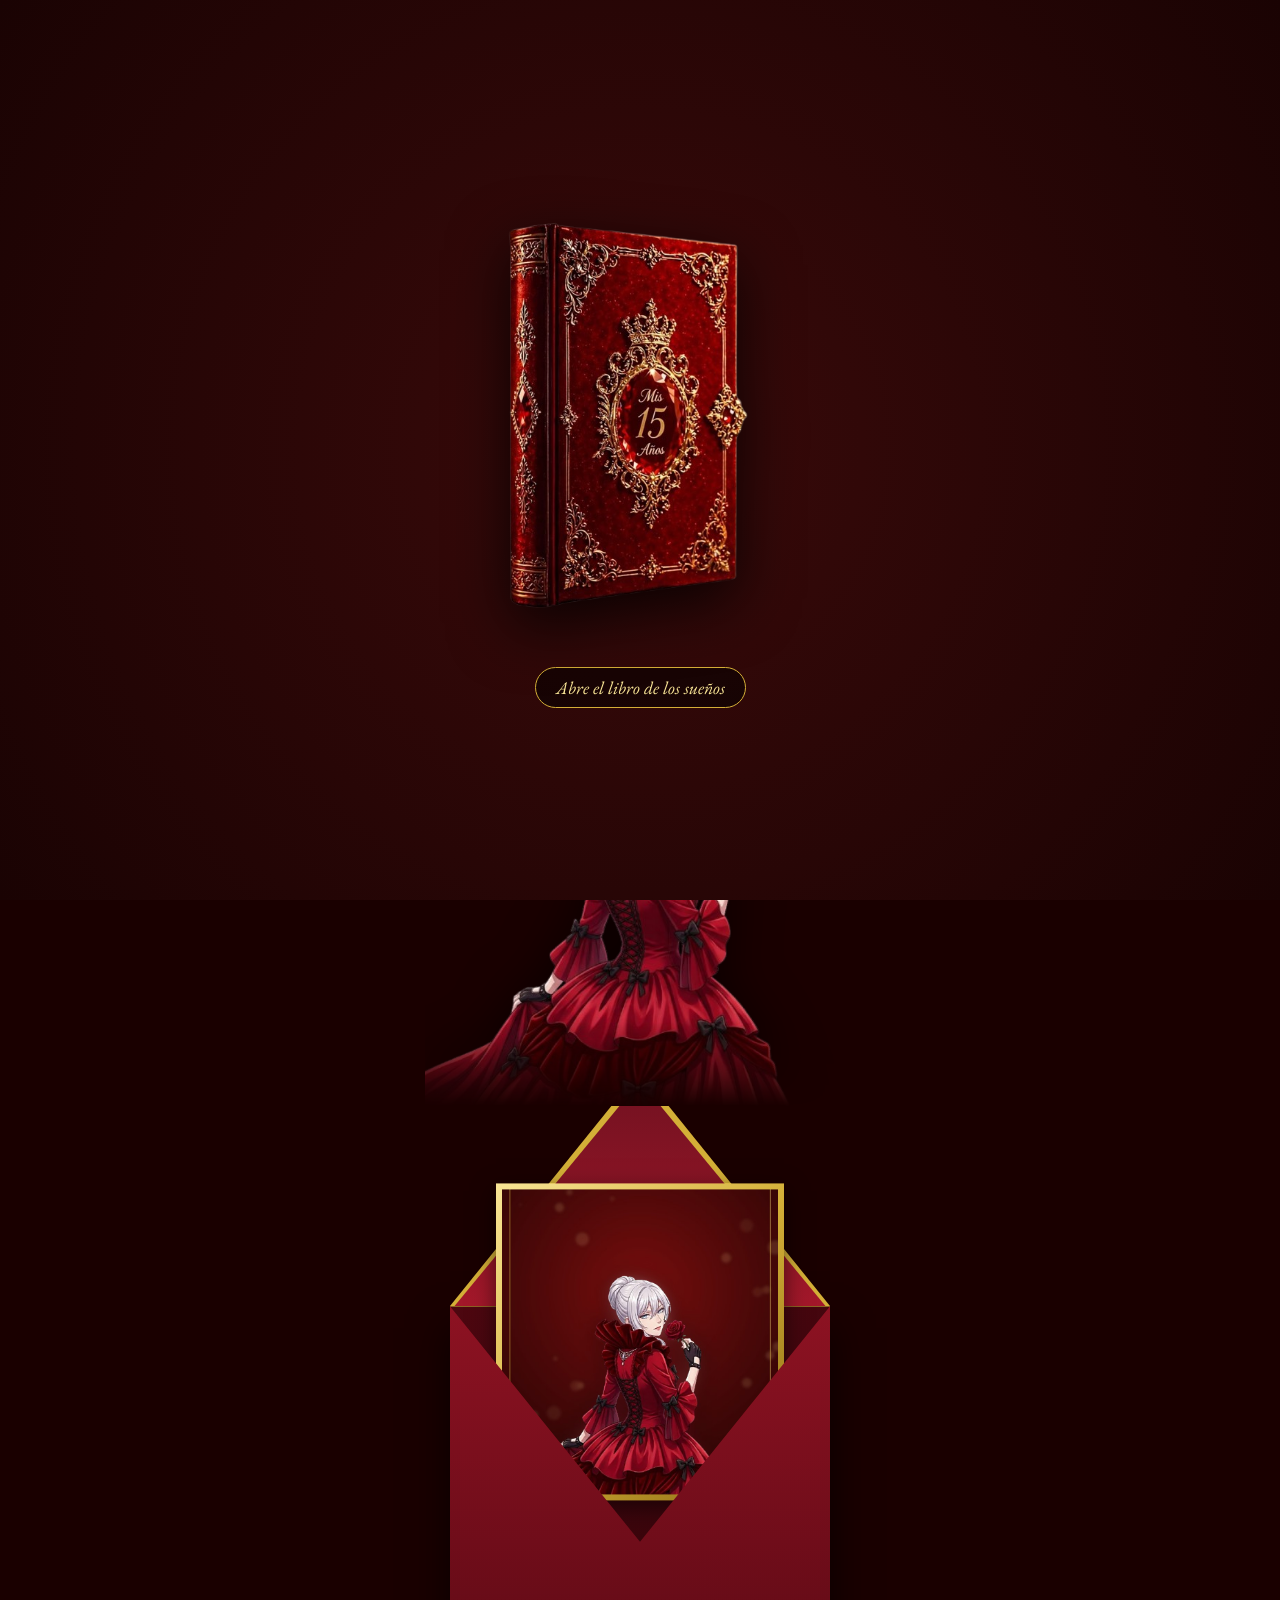
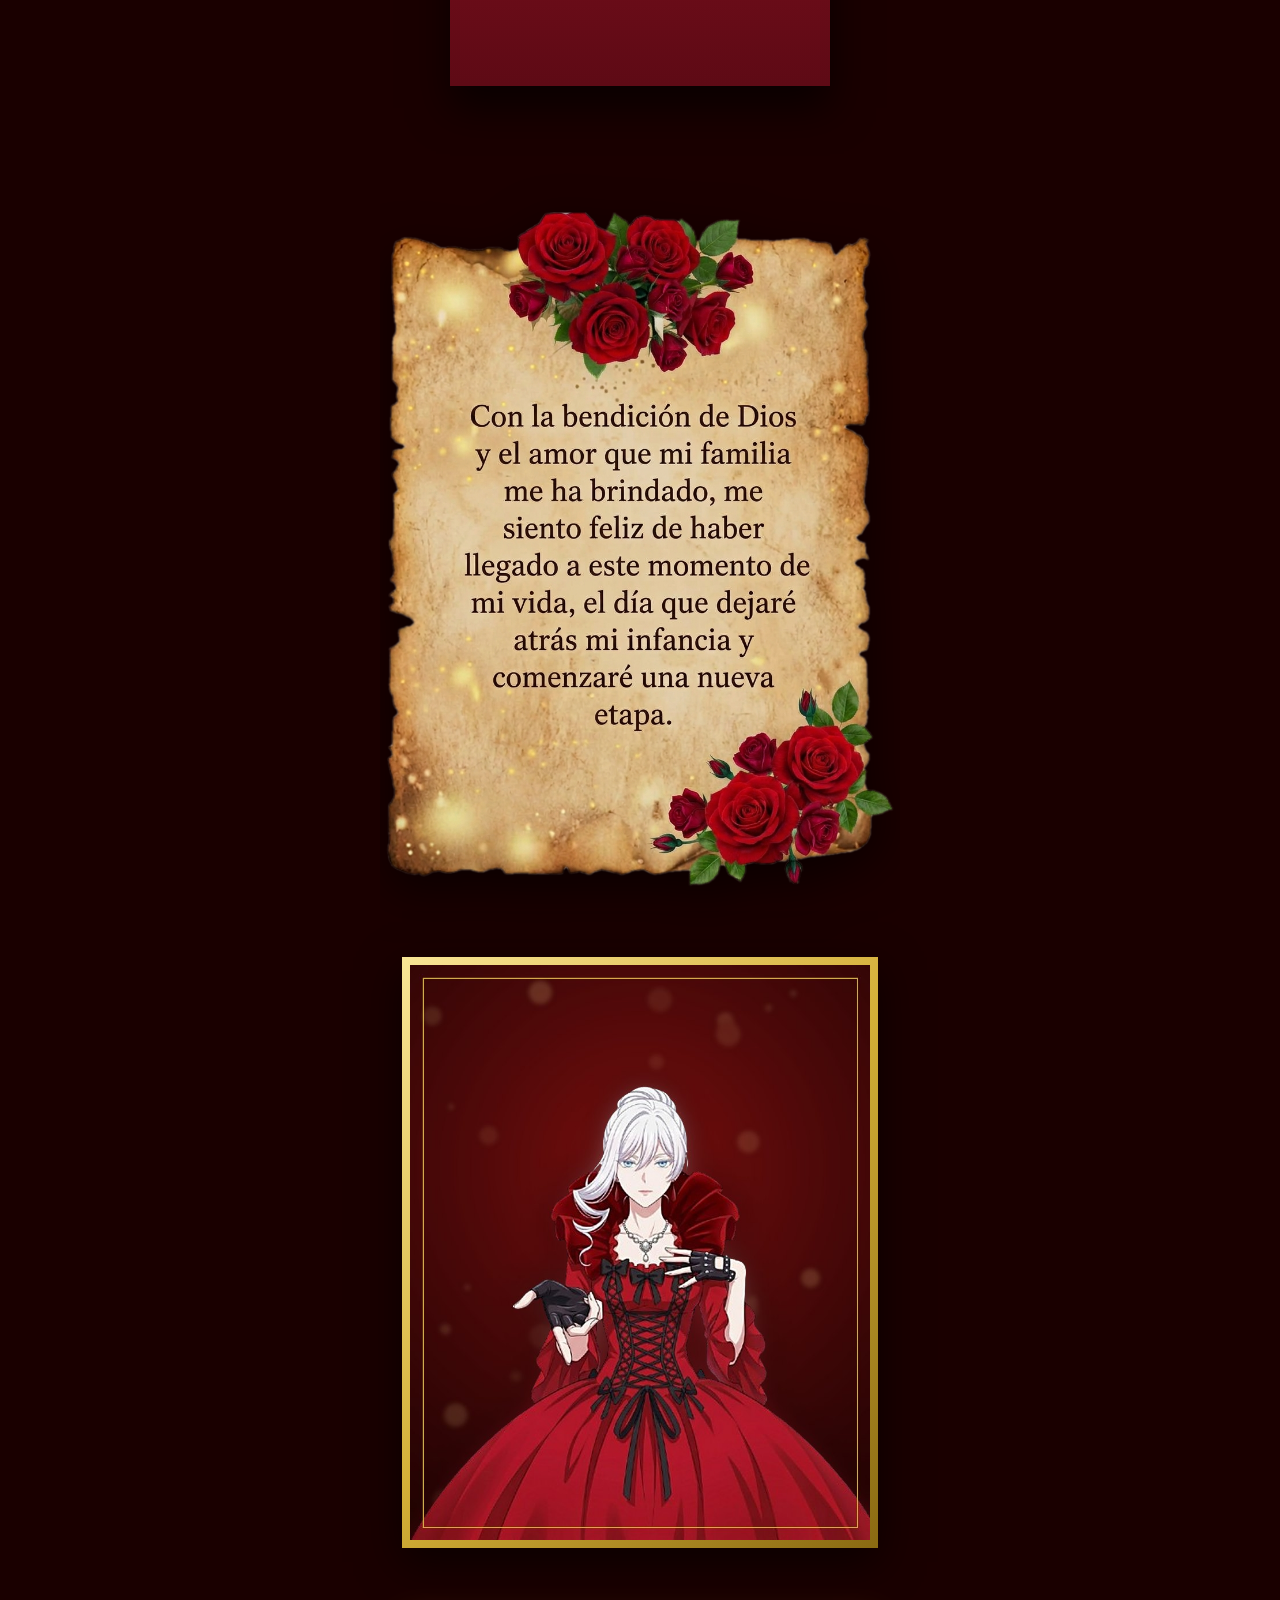
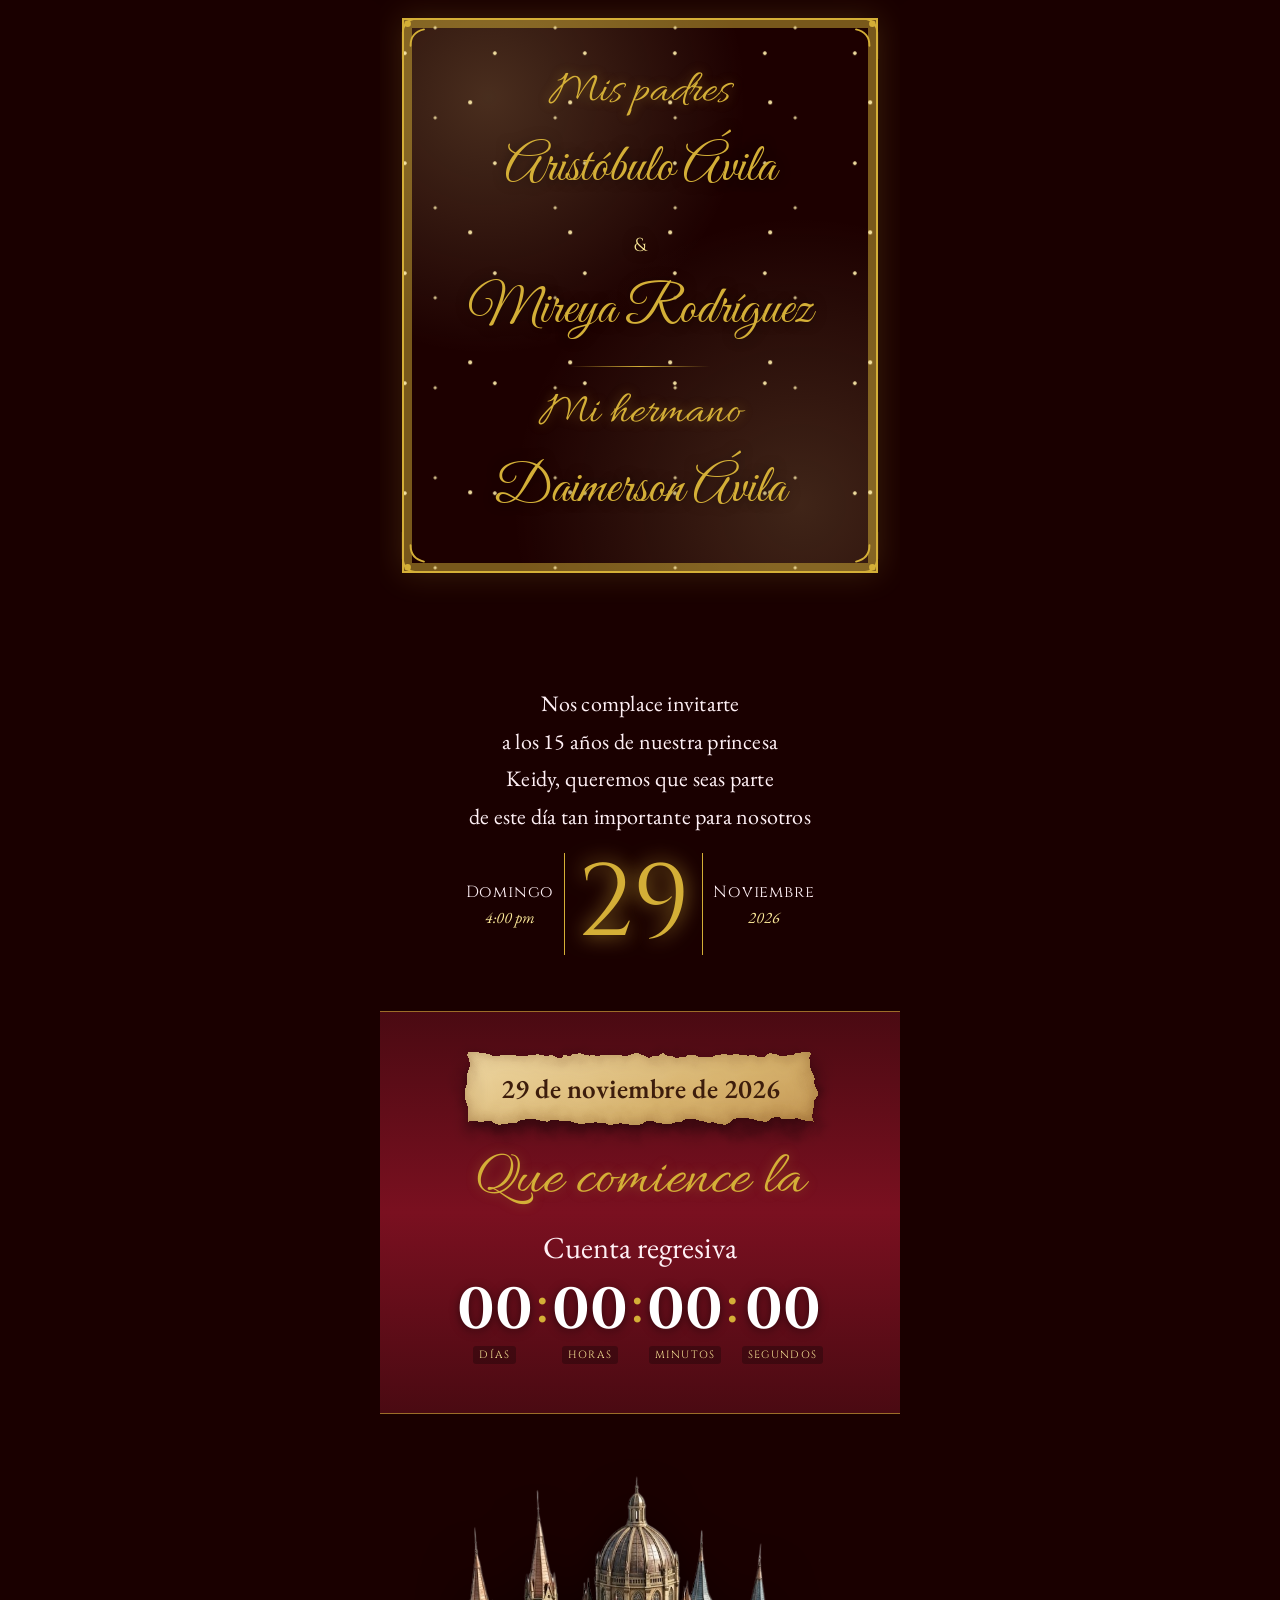
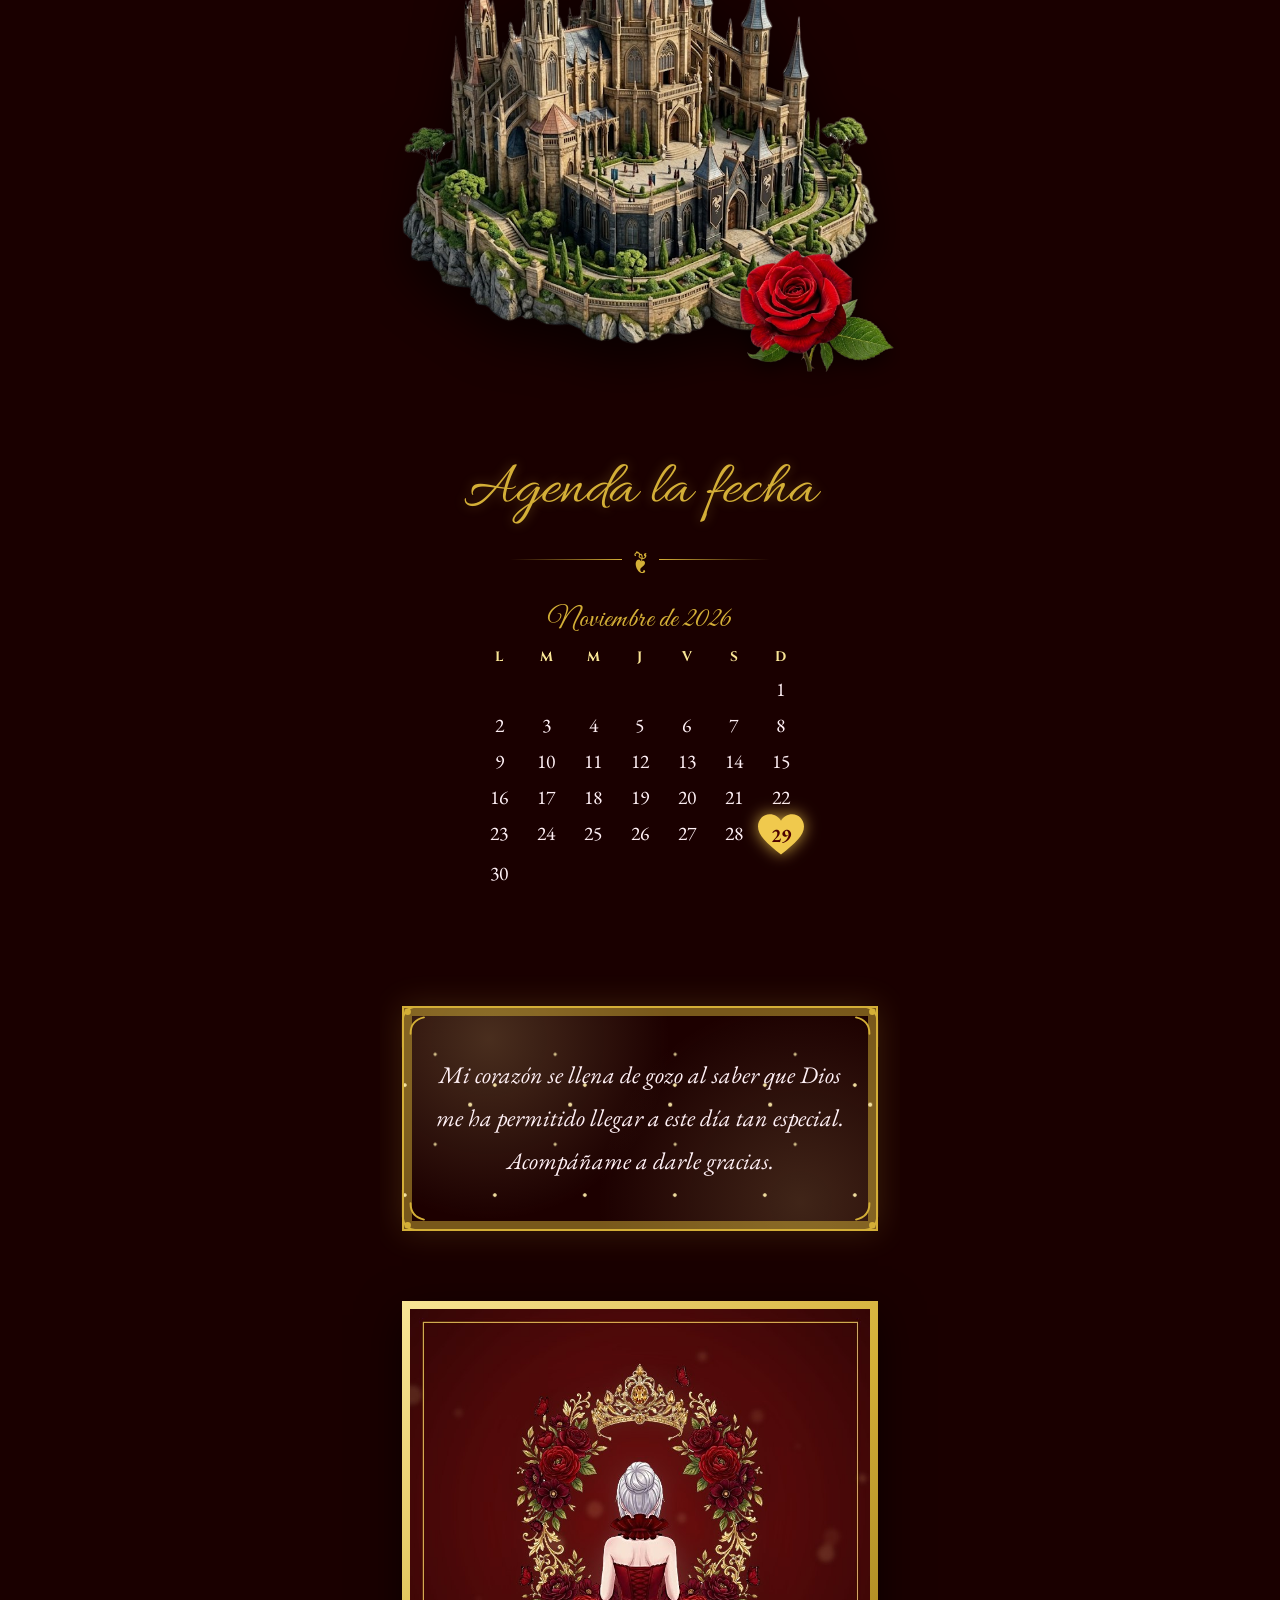
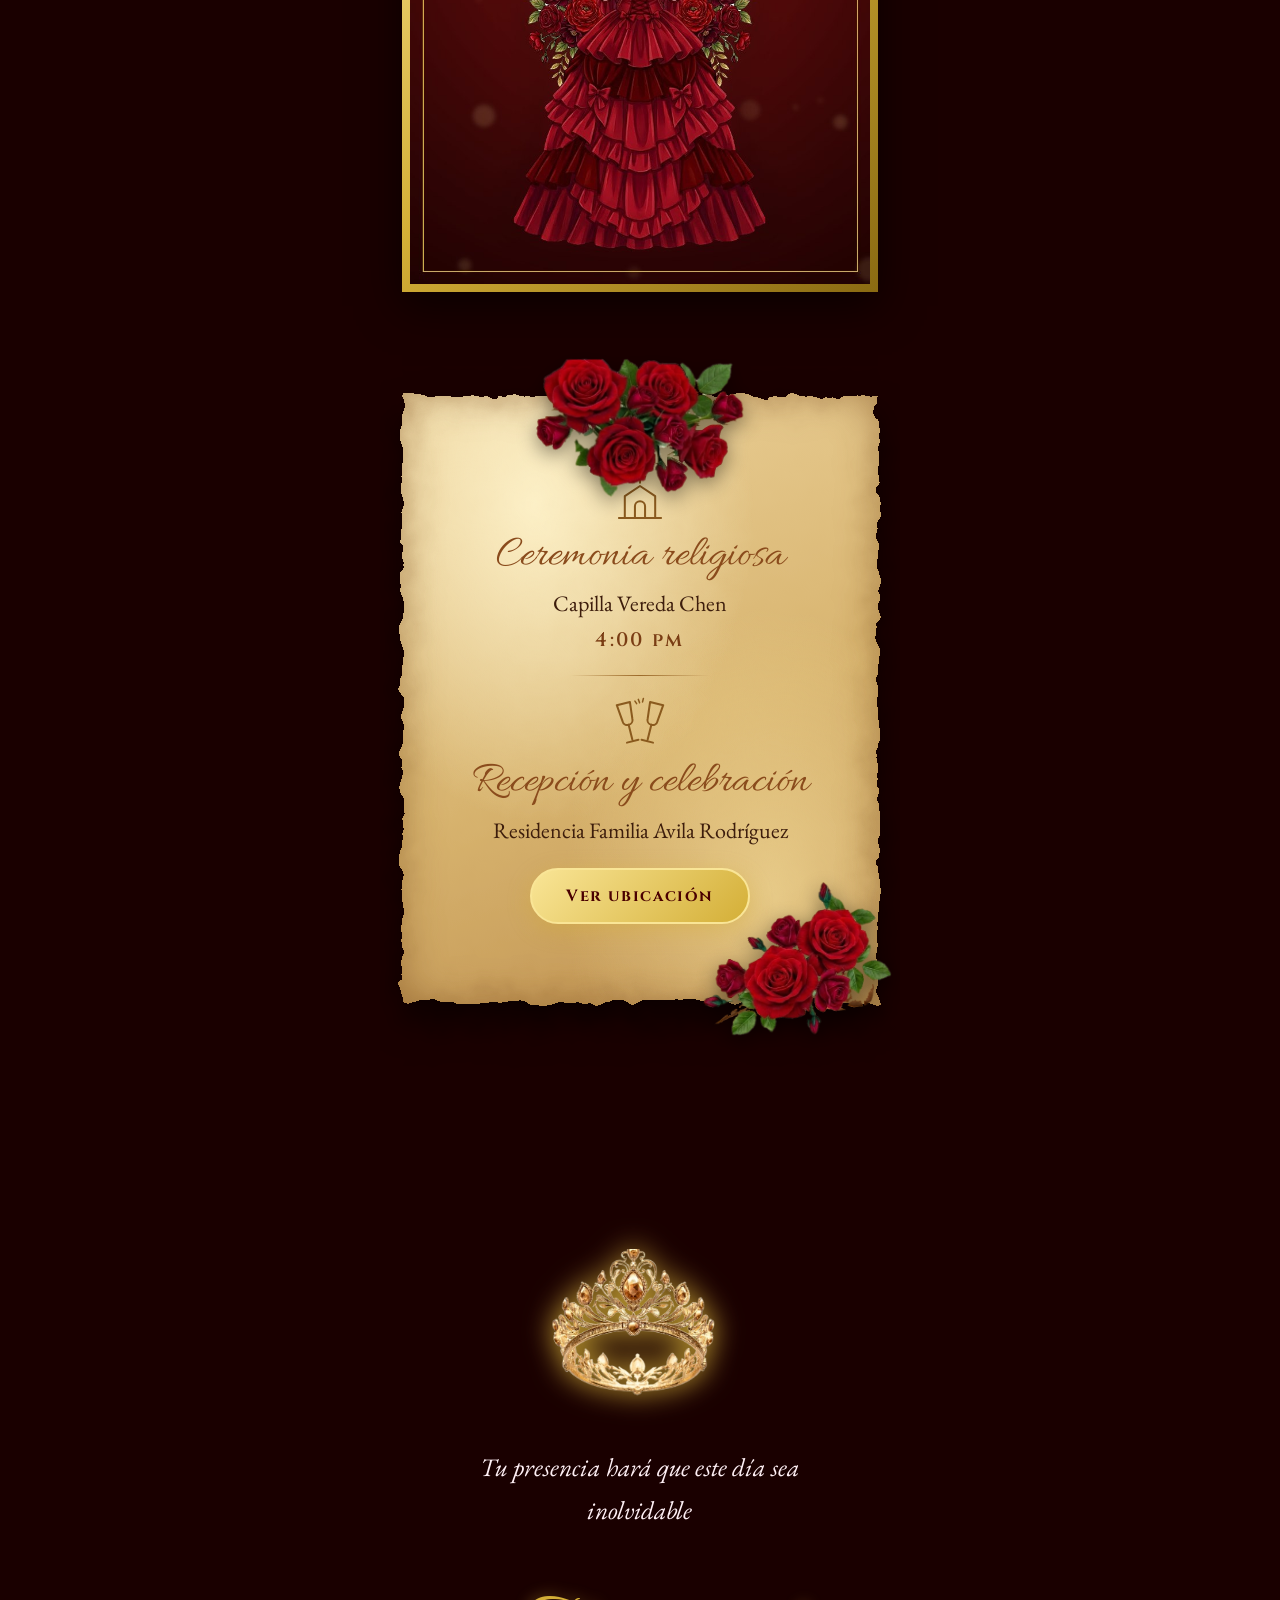
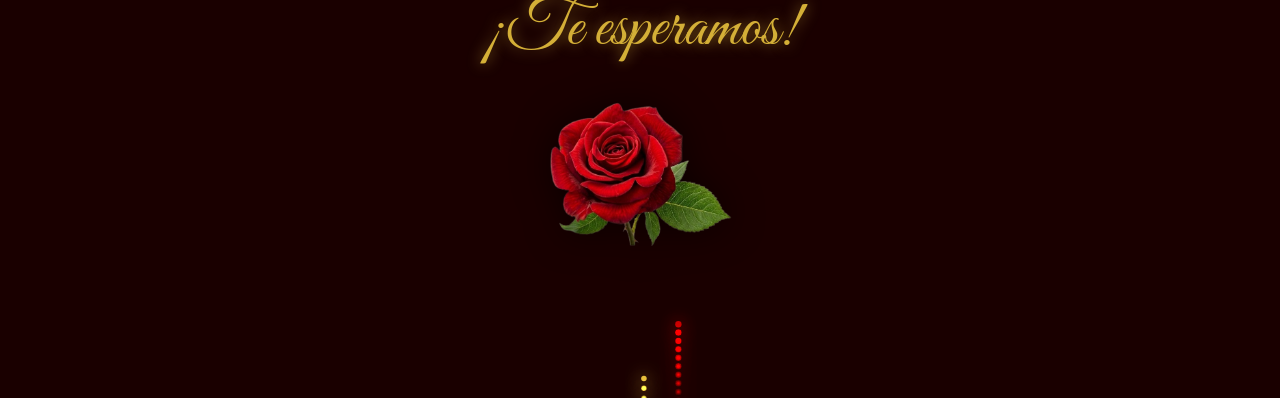
<file: index.html>
<!doctype html>
<html lang="es">
<head>
  <meta charset="UTF-8" />
  <meta name="viewport" content="width=device-width, initial-scale=1, viewport-fit=cover" />
  <title>Mis XV Años · Keidy Julieth</title>
  <meta name="description" content="Te invitamos a celebrar los 15 años de Keidy Julieth. Domingo 29 de noviembre de 2026." />
  <meta name="theme-color" content="#4a0000" />
  <meta property="og:type"         content="website" />
  <meta property="og:locale"       content="es_CO" />
  <meta property="og:site_name"    content="Mis XV Años" />
  <meta property="og:title"        content="Mis XV Años · Keidy Julieth" />
  <meta property="og:description"  content="Te invitamos a celebrar mis 15 años. Domingo 29 de noviembre de 2026. ¡Abre tu invitación!" />
  <meta property="og:url"          content="https://invitacion2-ashen.vercel.app/" />
  <meta property="og:image"        content="https://invitacion2-ashen.vercel.app/assets/og.jpg" />
  <meta property="og:image:type"   content="image/jpeg" />
  <meta property="og:image:width"  content="1200" />
  <meta property="og:image:height" content="630" />
  <meta name="twitter:card"        content="summary_large_image" />

  <link href="https://fonts.googleapis.com/css2?family=Allura&family=EB+Garamond:ital,wght@0,400;0,600;1,400&family=Great+Vibes&family=Cinzel:wght@400;700&display=swap" rel="stylesheet" />
  <link rel="stylesheet" href="assets/invitacion.css" />
</head>
<body class="bloqueado">
<!-- Filtro que rompe los bordes de los pergaminos de CSS -->
<svg width="0" height="0" style="position:absolute" aria-hidden="true"><filter id="rugoso" x="-10%" y="-10%" width="120%" height="120%"><feTurbulence type="fractalNoise" baseFrequency="0.04" numOctaves="3" seed="7" result="n"/><feDisplacementMap in="SourceGraphic" in2="n" scale="14"/></filter></svg>


<!-- Música (YouTube oculto). El enlace se cambia en assets/invitacion.js -->
<div id="musica"><iframe id="yt" title="Música" allow="autoplay; encrypted-media" tabindex="-1"></iframe></div>

<button id="musicBtn" aria-label="Música"><span>♪</span></button>
<div id="petalos"   aria-hidden="true"></div>
<div id="mariposas" aria-hidden="true"></div>
<button id="autoBtn" aria-label="Pausar o reanudar el recorrido automático"><span>❚❚</span></button>

<!-- PORTADA: el libro se abre al tocarlo -->
<div id="portada">
  <button id="abrir" aria-label="Abrir invitación">
    <img src="assets/img/libro.png" alt="Libro Mis 15 años" />
    <span>Abre el libro de los sueños</span>
  </button>
</div>

<main>

  <!-- 1. Portada -->
  <section class="sec hero">
    <img class="flores" src="assets/img/flores1.png" alt="" />
    <img class="bfly b1" src="assets/img/mar1.png" alt="" />
    <img class="bfly b2" src="assets/img/mar1.png" alt="" />
    <img class="bfly b3" src="assets/img/mar1.png" alt="" />
    <div class="aro">
      <img src="assets/img/aro.png" alt="" />
      <h1>Mis 15<br />Años</h1>
    </div>
    <p class="nombre">Keidy Julieth</p>
    <p class="apellido">Avila Rodriguez</p>
    <img class="princesa" src="assets/img/princesa1.png" alt="Keidy Julieth" />
  </section>

  <!-- 2. Sobre con sello: se abre solo y asoma la foto -->
  <section class="sec sobre-sec" data-palabras="4">
    <div class="sobre rev" aria-label="Sobre con la invitación">
      <div class="sobre-dorso"></div>
      <figure class="sobre-foto"><img src="assets/fotos/foto3.jpg" alt="Keidy Julieth" loading="lazy" /></figure>
      <div class="sobre-frente"></div>
      <div class="sobre-tapa"><div class="tapa-forma"></div><div class="sello"><span>XV</span></div></div>
    </div>
  </section>

  <!-- 3. Mensaje (imagen del pergamino) -->
  <section class="sec sec-perg" data-corazon data-palabras="42">
    <img class="pergamino-img rev" src="assets/img/pergamino.png" alt="Con la bendición de Dios y el amor que mi familia me ha brindado, me siento feliz de haber llegado a este momento de mi vida, el día que dejaré atrás mi infancia y comenzaré una nueva etapa." loading="lazy" />
  </section>

  <!-- 4. Foto 1 -->
  <section class="band">
    <figure class="foto rev"><img src="assets/fotos/foto1.jpg" alt="Keidy Julieth" loading="lazy" /></figure>
  </section>

  <!-- 5. Padres (marco dorado con destellos) -->
  <section class="sec">
    <div class="marco-oro rev">
      <h2 class="script-t">Mis padres</h2>
      <p class="nombres">Aristóbulo Ávila<br /><span>&amp;</span><br />Mireya Rodríguez</p>
      <span class="filete"></span>
      <h2 class="script-t">Mi hermano</h2>
      <p class="nombres">Daimerson Ávila</p>
    </div>
  </section>

  <!-- 6. Invitación y fecha -->
  <section class="sec fecha" data-corazon>
    <h2 class="rev invita">
      Nos complace invitarte<br />
      a los 15 años de nuestra princesa<br />
      Keidy, queremos que seas parte<br />
      de este día tan importante para nosotros
    </h2>
    <div class="dia rev">
      <div><b>Domingo</b><i>4:00 pm</i></div>
      <strong>29</strong>
      <div><b>Noviembre</b><i>2026</i></div>
    </div>
  </section>

  <!-- 7. Banda con la cuenta regresiva -->
  <section class="sec banda">
    <div class="cinta rev"><span>29 de noviembre de 2026</span></div>
    <p class="script-t grande rev">Que comience la</p>
    <p class="cuenta-t rev">Cuenta regresiva</p>
    <div class="cuenta-fila rev">
      <div><span id="cd-dias">--</span><small>Días</small></div><em>:</em>
      <div><span id="cd-horas">--</span><small>Horas</small></div><em>:</em>
      <div><span id="cd-min">--</span><small>Minutos</small></div><em>:</em>
      <div><span id="cd-seg">--</span><small>Segundos</small></div>
    </div>
  </section>

  <!-- 8. Castillo (separador) -->
  <section class="sec">
    <div class="castillo rev">
      <img src="assets/img/castillo.png" alt="Castillo" loading="lazy" />
      <img class="rosas" src="assets/img/rosa1.png" alt="" />
    </div>
  </section>

  <!-- 9. Agenda la fecha -->
  <section class="sec agenda">
    <h2 class="script-t grande rev">Agenda la fecha</h2>
    <div class="orn rev" aria-hidden="true"><i></i><b>❦</b><i></i></div>
    <div class="calendario rev" id="calendario" aria-label="Calendario de noviembre 2026"></div>
  </section>

  <!-- 10. Mensaje breve en marco dorado -->
  <section class="sec">
    <div class="marco-oro rev">
      <p class="texto">Mi corazón se llena de gozo al saber que Dios me ha permitido llegar a este día tan especial. Acompáñame a darle gracias.</p>
    </div>
  </section>

  <!-- 11. Foto 2 -->
  <section class="band">
    <figure class="foto rev"><img src="assets/fotos/foto2.jpg" alt="Keidy Julieth" loading="lazy" /></figure>
  </section>

  <!-- 12. Lugares (pergamino) -->
  <section class="sec">
    <div class="pergamino rev">
      <img class="rosas-a" src="assets/img/racimo1.png" alt="" />
      <div class="perg-cont">
        <svg class="icono" viewBox="0 0 64 64" fill="none" stroke="currentColor" stroke-width="2.4" stroke-linecap="round" stroke-linejoin="round" aria-hidden="true"><path d="M32 3v12M26 8h12"/><path d="M14 57V31l18-12 18 12v26z"/><path d="M26 57V43a6 6 0 0 1 12 0v14"/><path d="M7 57h50"/></svg>
        <h2 class="script-t">Ceremonia religiosa</h2>
        <p class="lugar">Capilla Vereda Chen</p>
        <p class="hora">4:00 pm</p>
        <span class="filete"></span>
        <svg class="icono" viewBox="0 0 64 64" fill="none" stroke="currentColor" stroke-width="2.4" stroke-linecap="round" stroke-linejoin="round" aria-hidden="true"><g transform="rotate(-14 20 40)"><path d="M12 8h16l-2 20a6 6 0 0 1-12 0z"/><path d="M20 34v18M13 54h14"/></g><g transform="rotate(14 44 40)"><path d="M36 8h16l-2 20a6 6 0 0 1-12 0z"/><path d="M44 34v18M37 54h14"/></g><path d="M30 4l1.5 4M36 3l-1 4M26 6l2 3" stroke-width="1.8"/></svg>
        <h2 class="script-t">Recepción y celebración</h2>
        <p class="lugar">Residencia Familia Avila Rodríguez</p>
        <a class="boton" id="mapa" target="_blank" rel="noopener">Ver ubicación</a>
      </div>
      <img class="rosas-b" src="assets/img/racimo2.png" alt="" />
    </div>
  </section>


  <!-- 14. Cierre con fuegos -->
  <section class="sec cierre" data-corazon>
    <canvas id="fuegos" aria-hidden="true"></canvas>
    <img class="corona rev" src="assets/img/corona.png" alt="" />
    <p class="mensaje rev" id="mensaje">Tu presencia hará que este día sea inolvidable</p>
    <h2 class="titulo final rev">¡Te esperamos!</h2>
    <img class="rosa rev" src="assets/img/rosa1.png" alt="" />
  </section>

</main>

<script src="assets/invitacion.js"></script>
<script src="assets/fuegos.js"></script>
</body>
</html>
</file>
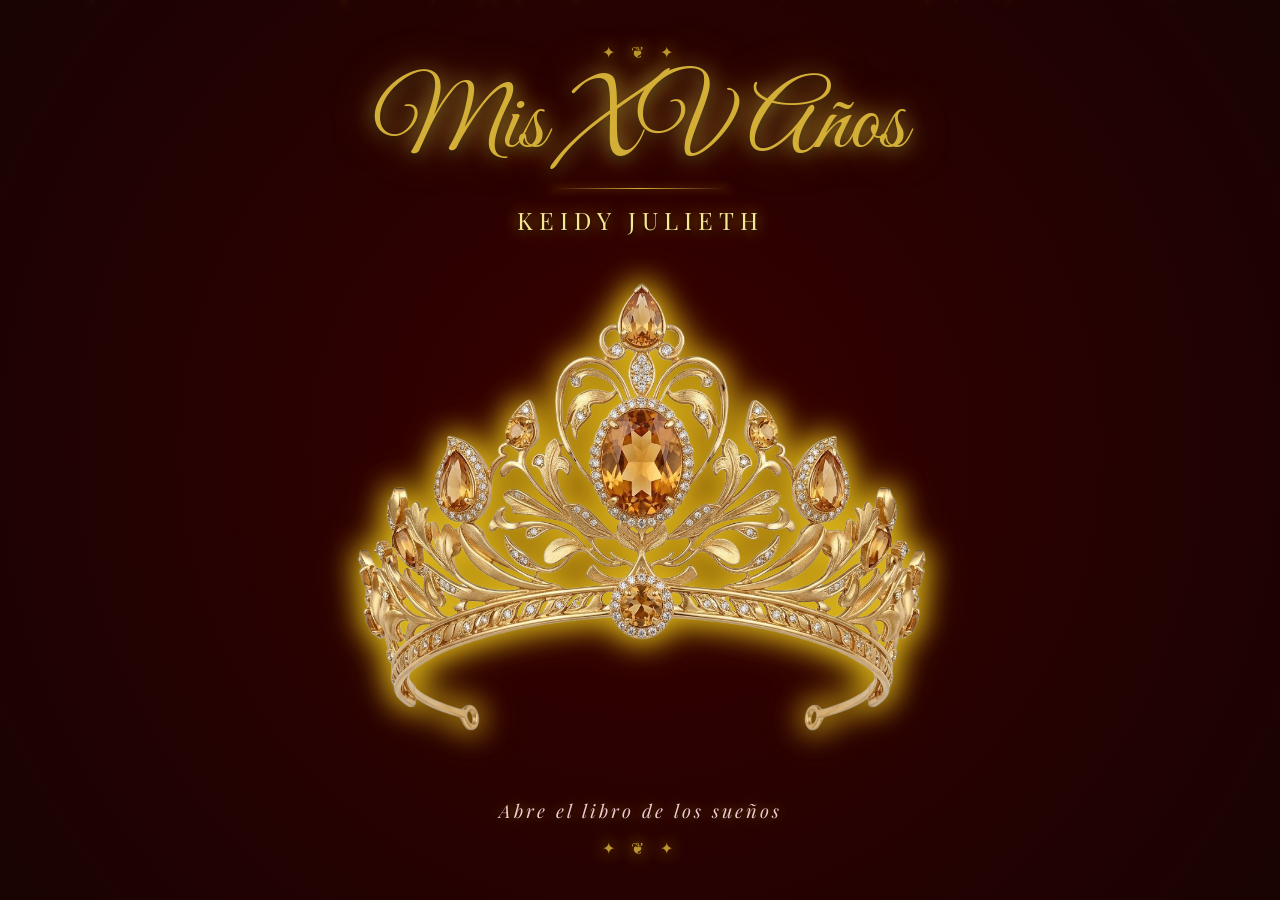
<file: paginas/01-portada/portada.html>
<!doctype html>
<html lang="es">
<head>
  <meta charset="UTF-8" />
  <meta name="viewport" content="width=device-width, initial-scale=1.0, maximum-scale=1.0, user-scalable=no" />
  <title>Mis XV Años - Keidy Julieth</title>
  <link href="https://fonts.googleapis.com/css2?family=Great+Vibes&family=Playfair+Display:ital,wght@0,400;0,700;1,400&family=Cinzel:wght@400;700&family=Lato:wght@300;400&display=swap" rel="stylesheet" />
  <link rel="stylesheet" href="../../assets/base.css" />
  <link rel="stylesheet" href="../../assets/nav.css" />
  <link rel="stylesheet" href="portada.css" />
</head>
<body>
<div id="pageFlip">
  <div id="intro" class="intro">
    <div class="video-wrapper">

      <!-- ✅ VIDEO DE YOUTUBE con enablejsapi para control por postMessage -->
      <iframe
              id="introVideo"
              class="intro-video"
              src="https://www.youtube.com/embed/vhG5usAFL_g?enablejsapi=1&autoplay=1&mute=1&controls=0&modestbranding=1&rel=0&playsinline=1&fs=0&disablekb=1&iv_load_policy=3"
              title="Video de introducción"
              frameborder="0"
              allow="accelerometer; autoplay; clipboard-write; encrypted-media; gyroscope; picture-in-picture"
              referrerpolicy="strict-origin-when-cross-origin"
              allowfullscreen
      ></iframe>

      <!-- Partículas flotantes -->
      <div class="particles" id="particles"></div>

      <!-- OVERLAY -->
      <div id="tapOverlay" class="tap-overlay">
        <div class="tap-content">
          <div class="ornament-top">✦ ❦ ✦</div>
          <p class="tap-title">Mis XV Años</p>
          <div class="divider-line"></div>
          <p class="tap-sub">Keidy Julieth</p>
          <div class="tap-icon">
            <img src="../../assets/img/corona1.png" alt="Marco Ovalado" class="aro-img" style="width: 60%; height: auto;" />

          </div>
          <p class="tap-hint">Abre el libro de los sueños</p>
          <div class="ornament-bottom">✦ ❦ ✦</div>
        </div>
      </div>

      <!-- Botón saltar intro -->
      <button id="skipBtn" class="skip-btn hidden">
        <span>Saltar intro</span>
        <span class="skip-arrow">›</span>
      </button>

    </div>
  </div>
</div>

<script src="../../assets/animations.js"></script>
<script src="../../assets/nav.js"></script>
<script src="portada.js"></script>
</body>
</html>
</file>
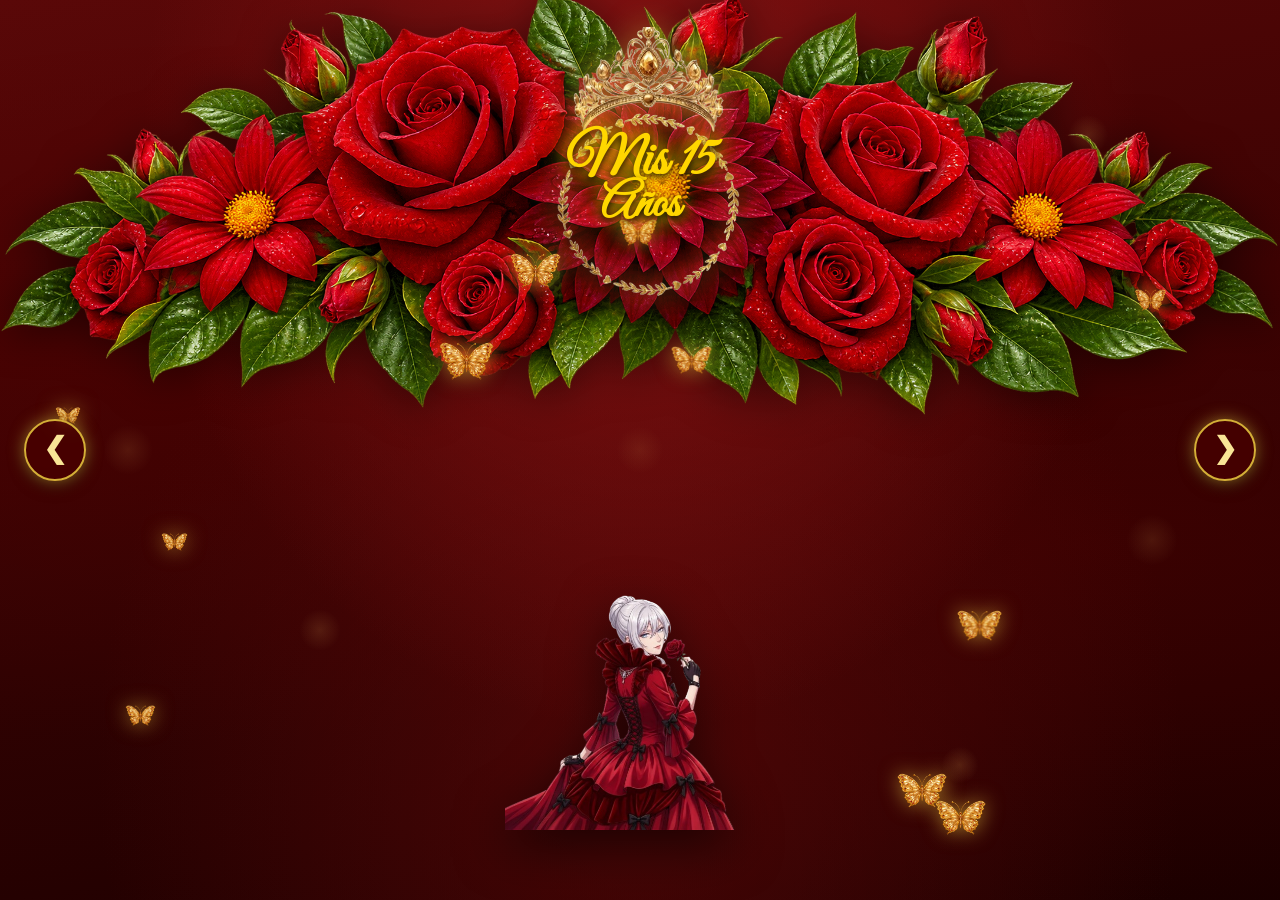
<file: paginas/02-mis15/mis15.html>
<!doctype html>
<html lang="es">
<head>
  <meta charset="UTF-8" />
  <meta name="viewport" content="width=device-width, initial-scale=1.0, user-scalable=no" />
  <title>Mis 15 Años - Keidy Julieth</title>
  <link
          href="https://fonts.googleapis.com/css2?family=Great+Vibes&family=Playfair+Display:ital,wght@0,400;0,700;1,400&family=Cinzel:wght@400;700&family=Lato:wght@300;400&display=swap"
          rel="stylesheet"
  />
  <link rel="stylesheet" href="../../assets/base.css" />
  <link rel="stylesheet" href="../../assets/nav.css" />
  <link rel="stylesheet" href="mis15.css" />
</head>
<body>
<div id="pageFlip">
  <section class="section bg-light-pink">
    <!-- Flores superiores -->
    <img src="../../assets/img/flores1.png" alt="Flores" class="flowers-top" />

    <!-- Mariposas locas -->
    <img src="../../assets/img/mar1.png" class="bfly" alt="Mariposa" />
    <img src="../../assets/img/mar1.png" class="bfly" alt="Mariposa" />
    <img src="../../assets/img/mar1.png" class="bfly" alt="Mariposa" />
    <img src="../../assets/img/mar1.png" class="bfly" alt="Mariposa" />
    <img src="../../assets/img/mar1.png" class="bfly" alt="Mariposa" />
    <img src="../../assets/img/mar1.png" class="bfly" alt="Mariposa" />
    <img src="../../assets/img/mar1.png" class="bfly" alt="Mariposa" />
    <img src="../../assets/img/mar1.png" class="bfly" alt="Mariposa" />
    <img src="../../assets/img/mar1.png" class="bfly" alt="Mariposa" />
    <img src="../../assets/img/mar1.png" class="bfly" alt="Mariposa" />
    <img src="../../assets/img/mar1.png" class="bfly" alt="Mariposa" />
    <img src="../../assets/img/mar1.png" class="bfly" alt="Mariposa" />

    <!-- Marco, corona y texto -->
    <div class="banner-container">
      <div class="crown-frame">
        <img src="../../assets/img/aro.png" alt="Marco Ovalado" class="aro-img" />
        <div class="frame-text">
          <h1 class="title-15">Mis 15</h1>
          <h2 class="title-years">Años</h2>
        </div>
      </div>

      <img src="../../assets/img/princesa1.png" alt="Princesa" class="princess-banner" />
    </div>
  </section>
</div>

<script src="../../assets/animations.js"></script>
<script src="../../assets/nav.js"></script>
<script src="mis15.js"></script>
</body>
</html>
</file>
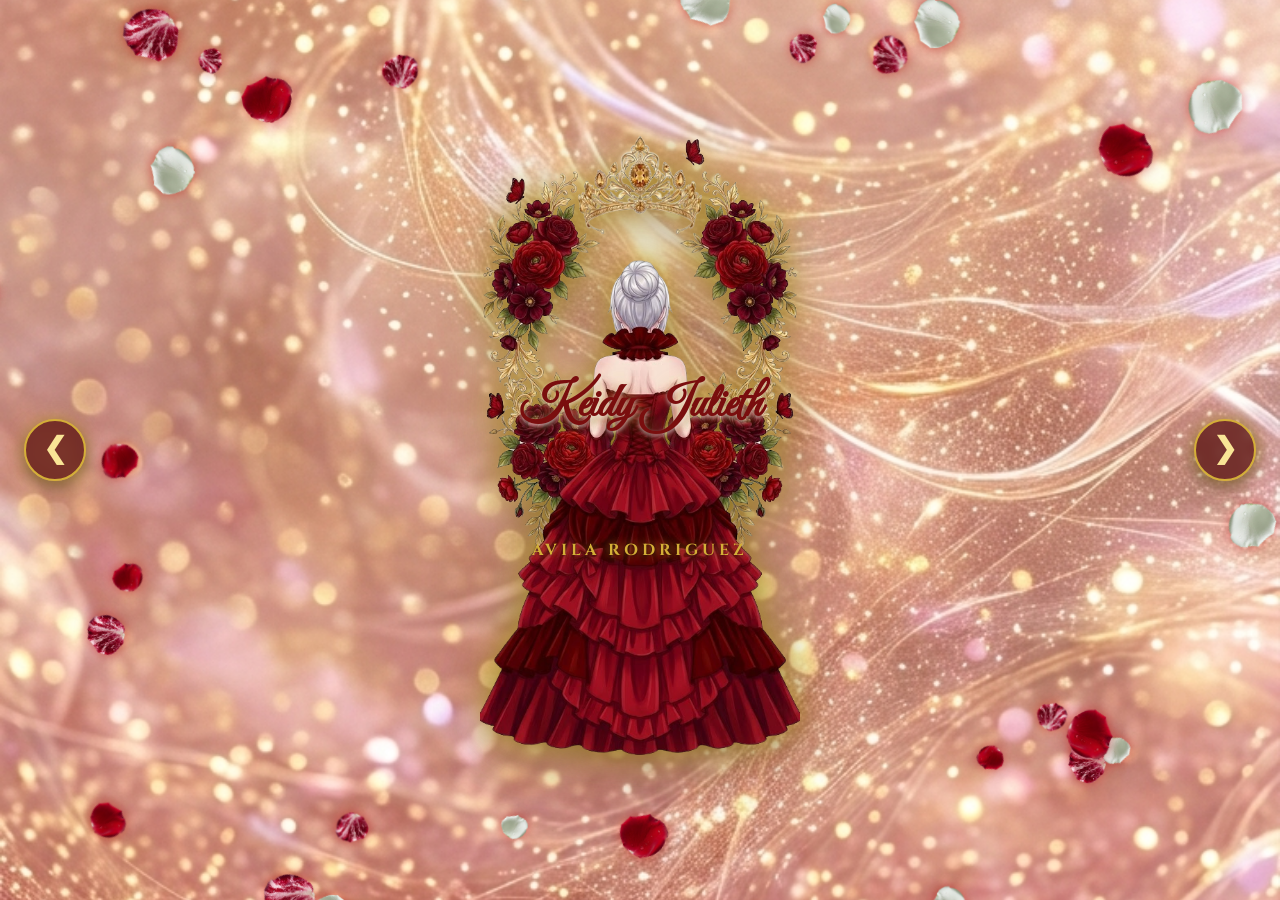
<file: paginas/03-keidy/keidy.html>
<!doctype html>
<html lang="es">
<head>
  <meta charset="UTF-8" />
  <meta name="viewport" content="width=device-width, initial-scale=1.0, user-scalable=no" />
  <title>Keidy Julieth - Mis XV Años</title>
  <link
          href="https://fonts.googleapis.com/css2?family=Great+Vibes&family=Playfair+Display:ital,wght@0,400;0,700;1,400&family=Cinzel:wght@400;700&family=Lato:wght@300;400&display=swap"
          rel="stylesheet"
  />
  <link rel="stylesheet" href="../../assets/base.css" />
  <link rel="stylesheet" href="../../assets/nav.css" />
  <link rel="stylesheet" href="keidy.css" />
</head>
<body>
<div id="pageFlip">
  <section class="section bg-light-pink crown-section">

    <!-- Pétalos (fondo) -->
    <div id="contenedor-petalos">
      <img src="../../assets/img/pe1.png" class="petalo" alt="Pétalo" />
      <img src="../../assets/img/pe2.png" class="petalo" alt="Pétalo" />
      <img src="../../assets/img/petBla.png" class="petalo" alt="Pétalo" />
      <img src="../../assets/img/pe1.png" class="petalo" alt="Pétalo" />
      <img src="../../assets/img/pe2.png" class="petalo" alt="Pétalo" />
      <img src="../../assets/img/petBla.png" class="petalo" alt="Pétalo" />
      <img src="../../assets/img/pe1.png" class="petalo" alt="Pétalo" />
      <img src="../../assets/img/pe2.png" class="petalo" alt="Pétalo" />
      <img src="../../assets/img/petBla.png" class="petalo" alt="Pétalo" />
      <img src="../../assets/img/pe1.png" class="petalo" alt="Pétalo" />
      <img src="../../assets/img/pe2.png" class="petalo" alt="Pétalo" />
      <img src="../../assets/img/petBla.png" class="petalo" alt="Pétalo" />
      <img src="../../assets/img/pe1.png" class="petalo" alt="Pétalo" />
      <img src="../../assets/img/pe2.png" class="petalo" alt="Pétalo" />
      <img src="../../assets/img/petBla.png" class="petalo" alt="Pétalo" />
      <img src="../../assets/img/pe1.png" class="petalo" alt="Pétalo" />
      <img src="../../assets/img/pe2.png" class="petalo" alt="Pétalo" />
      <img src="../../assets/img/petBla.png" class="petalo" alt="Pétalo" />
      <img src="../../assets/img/pe1.png" class="petalo" alt="Pétalo" />
      <img src="../../assets/img/pe2.png" class="petalo" alt="Pétalo" />
      <img src="../../assets/img/petBla.png" class="petalo" alt="Pétalo" />
      <img src="../../assets/img/pe1.png" class="petalo" alt="Pétalo" />
      <img src="../../assets/img/pe2.png" class="petalo" alt="Pétalo" />
      <img src="../../assets/img/petBla.png" class="petalo" alt="Pétalo" />
      <img src="../../assets/img/pe1.png" class="petalo" alt="Pétalo" />
      <img src="../../assets/img/pe2.png" class="petalo" alt="Pétalo" />
      <img src="../../assets/img/petBla.png" class="petalo" alt="Pétalo" />
      <img src="../../assets/img/pe1.png" class="petalo" alt="Pétalo" />
      <img src="../../assets/img/pe2.png" class="petalo" alt="Pétalo" />
      <img src="../../assets/img/petBla.png" class="petalo" alt="Pétalo" />
      <img src="../../assets/img/pe1.png" class="petalo" alt="Pétalo" />
      <img src="../../assets/img/pe2.png" class="petalo" alt="Pétalo" />
      <img src="../../assets/img/petBla.png" class="petalo" alt="Pétalo" />
      <img src="../../assets/img/pe1.png" class="petalo" alt="Pétalo" />
      <img src="../../assets/img/pe2.png" class="petalo" alt="Pétalo" />
      <img src="../../assets/img/petBla.png" class="petalo" alt="Pétalo" />
      <img src="../../assets/img/pe1.png" class="petalo" alt="Pétalo" />
      <img src="../../assets/img/pe2.png" class="petalo" alt="Pétalo" />
      <img src="../../assets/img/petBla.png" class="petalo" alt="Pétalo" />
      <img src="../../assets/img/pe1.png" class="petalo" alt="Pétalo" />
      <img src="../../assets/img/pe2.png" class="petalo" alt="Pétalo" />
      <img src="../../assets/img/petBla.png" class="petalo" alt="Pétalo" />
    </div>

    <!-- Corona + Princesa -->
    <div class="crown-display">
      <img src="../../assets/img/prin2.png" alt="Corona y Princesa" />
    </div>

    <!-- Nombre entre corona y cabeza -->
    <h1 class="main-name">Keidy Julieth</h1>
    <h2 class="main-name-sub">Avila Rodriguez</h2>

  </section>
</div>

<script src="../../assets/animations.js"></script>
<script src="../../assets/nav.js"></script>
<script src="keidy.js"></script>
</body>
</html>
</file>
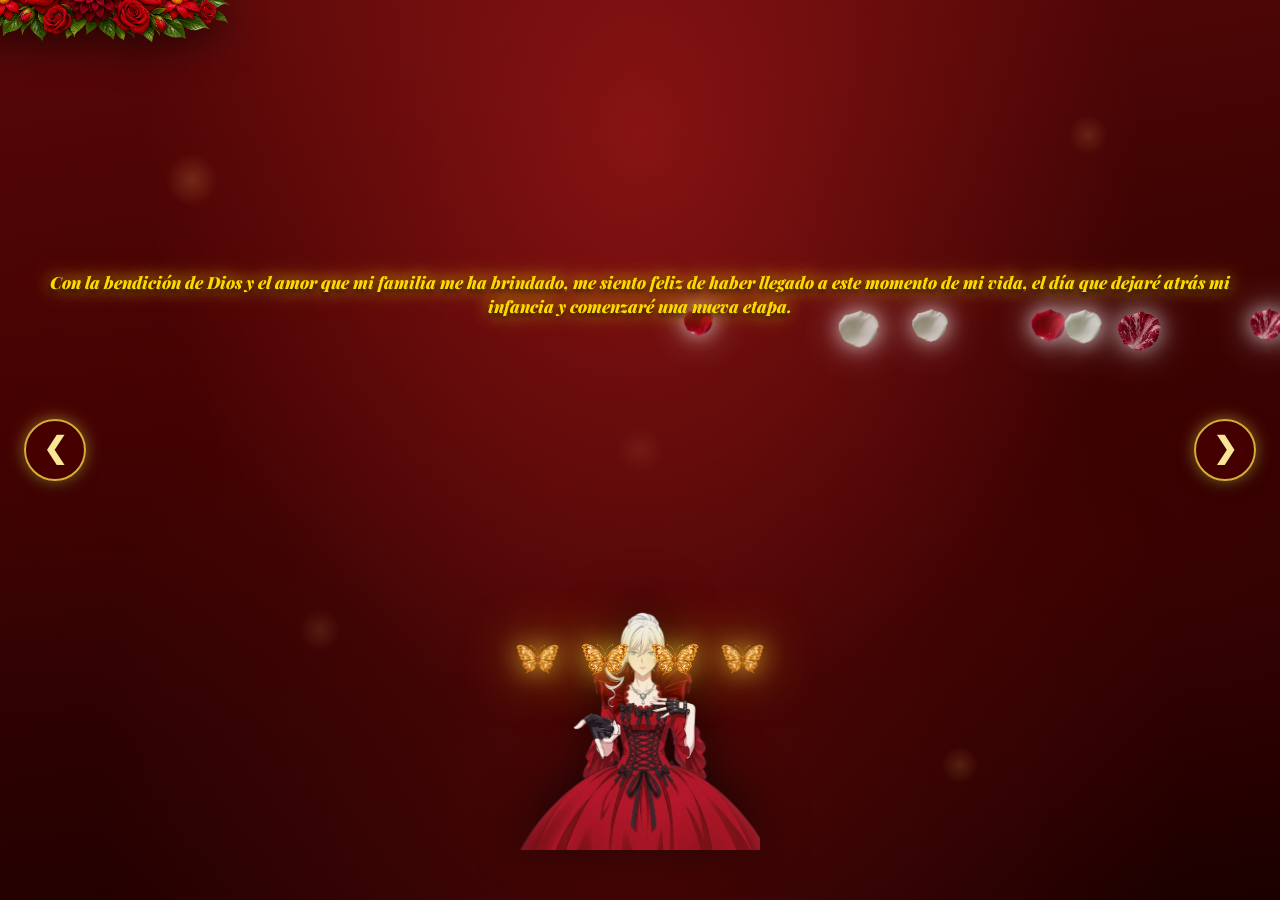
<file: paginas/04-invitacion/invitacion.html>
<!doctype html>
<html lang="es">
<head>
  <meta charset="UTF-8" />
  <meta name="viewport" content="width=device-width, initial-scale=1.0, user-scalable=no" />
  <title>Invitación - Mis XV Años</title>
  <link
          href="https://fonts.googleapis.com/css2?family=Great+Vibes&family=Playfair+Display:ital,wght@0,400;0,700;1,400&family=Cinzel:wght@400;700&family=Lato:wght@300;400&display=swap"
          rel="stylesheet"
  />
  <link rel="stylesheet" href="../../assets/base.css" />
  <link rel="stylesheet" href="../../assets/nav.css" />
  <link rel="stylesheet" href="invitacion.css" />
</head>
<body>
<div id="pageFlip">
  <section class="section bg-gradient-pink-red text-section">

    <!-- ✅ CONTENEDOR DE PÉTALOS BLANCOS CAYENDO -->
    <div id="petalos-container"></div>

    <!-- Flores superiores (esquina) -->
    <img src="../../assets/img/flores1.png" alt="Flores" class="flowers-top" />

    <!-- ✅ CONTENEDOR DEL TEXTO CON LAS 4 MARIPOSAS DEBAJO -->
    <div class="text-wrapper">

      <!-- Texto de dedicatoria -->
      <p class="dedication-text">
        Con la bendición de Dios y el amor que mi familia me ha brindado,
        me siento feliz de haber llegado a este momento de mi vida,
        el día que dejaré atrás mi infancia y comenzaré una nueva etapa.
      </p>

      <!-- ✅ 4 Mariposas DEBAJO del texto -->
      <div class="mariposas-abajo">
        <img src="../../assets/img/mar1.png" alt="Mariposa" class="bfly bfly-abajo bfly-abajo-1" />
        <img src="../../assets/img/mar1.png" alt="Mariposa" class="bfly bfly-abajo bfly-abajo-2" />
        <img src="../../assets/img/mar1.png" alt="Mariposa" class="bfly bfly-abajo bfly-abajo-3" />
        <img src="../../assets/img/mar1.png" alt="Mariposa" class="bfly bfly-abajo bfly-abajo-4" />
      </div>
    </div>

    <!-- Princesa abajo -->
    <img
            src="../../assets/img/princesa.png"
            alt="Princesa"
            class="princess-cutout"
    />
  </section>
</div>

<script src="../../assets/animations.js"></script>
<script src="../../assets/nav.js"></script>
<script src="invitacion.js"></script>
</body>
</html>
</file>
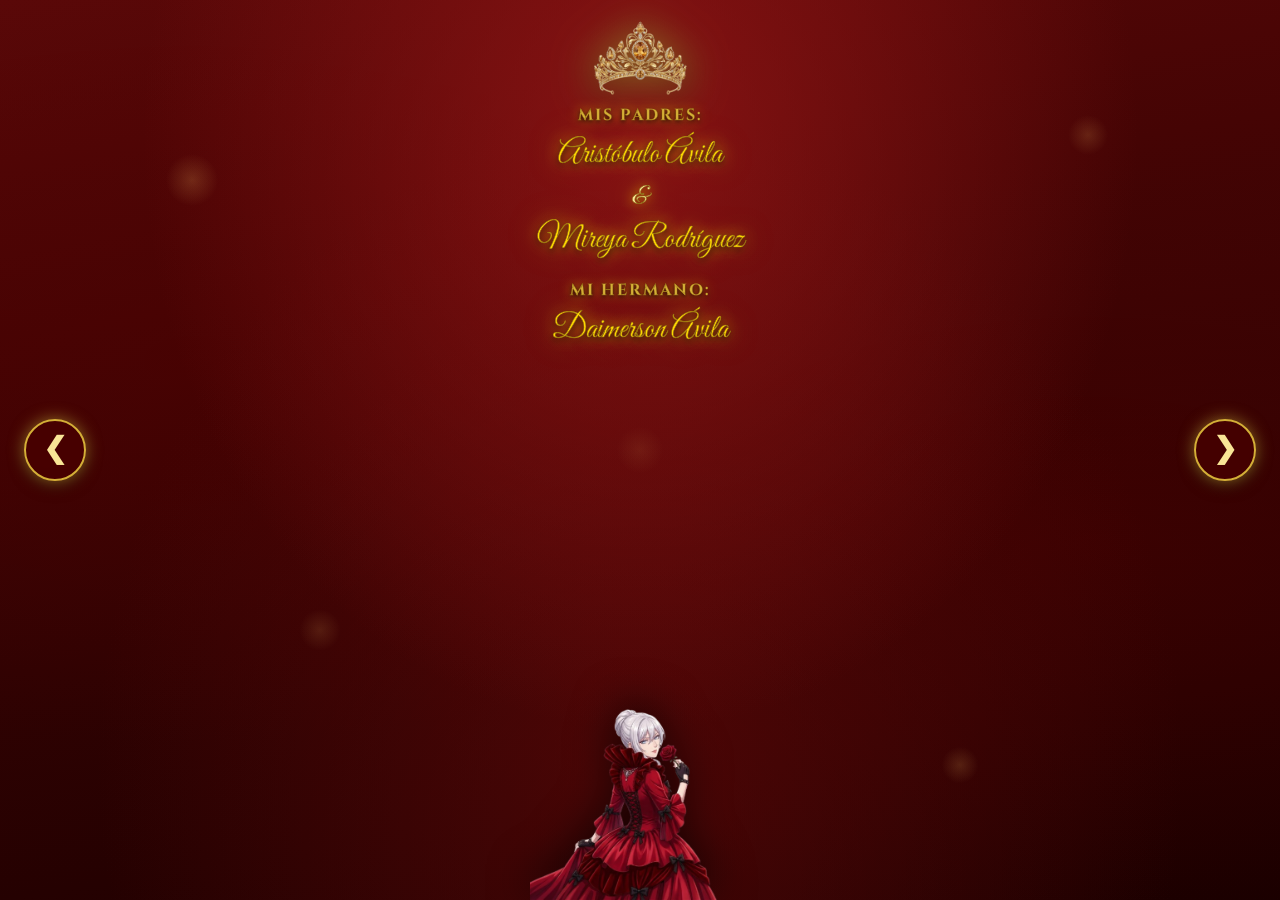
<file: paginas/05-padre/padre.html>
<!doctype html>
<html lang="es">
<head>
  <meta charset="UTF-8" />
  <meta name="viewport" content="width=device-width, initial-scale=1.0, user-scalable=no" />
  <title>Mis Padres - Mis XV Años</title>
  <link
          href="https://fonts.googleapis.com/css2?family=Great+Vibes&family=Playfair+Display:ital,wght@0,400;0,700;1,400&family=Cinzel:wght@400;700&family=Lato:wght@300;400&display=swap"
          rel="stylesheet"
  />
  <link rel="stylesheet" href="../../assets/base.css" />
  <link rel="stylesheet" href="../../assets/nav.css" />
  <link rel="stylesheet" href="padre.css" />
</head>
<body>
<div id="pageFlip">
  <section class="section bg-dark-red parents-section">

    <!-- Corona arriba -->
    <div class="crown-display">
      <img src="../../assets/img/corona1.png" alt="Corona" />
    </div>

    <!-- Contenido principal -->
    <div class="content-wrapper">

      <!-- Subtítulo: Mis Padres -->
      <h3 class="section-subtitle">Mis Padres:</h3>

      <!-- Nombres de los padres -->
      <p class="parents-names">
        Aristóbulo Ávila<br />
        <span class="ampersand">&</span><br />
        Mireya Rodríguez
      </p>

      <!-- Subtítulo: Mi Hermano -->
      <h3 class="section-subtitle brother-subtitle">Mi Hermano:</h3>

      <!-- Nombre del hermano -->
      <p class="parents-names brother-name">
        Daimerson Ávila
      </p>

    </div>

    <!-- Princesa abajo -->
    <img
            src="../../assets/img/princesa1.png"
            alt="Princesa"
            class="princess-cutout"
    />

  </section>
</div>

<script src="../../assets/animations.js"></script>
<script src="../../assets/nav.js"></script>
<script src="padre.js"></script>
</body>
</html>
</file>
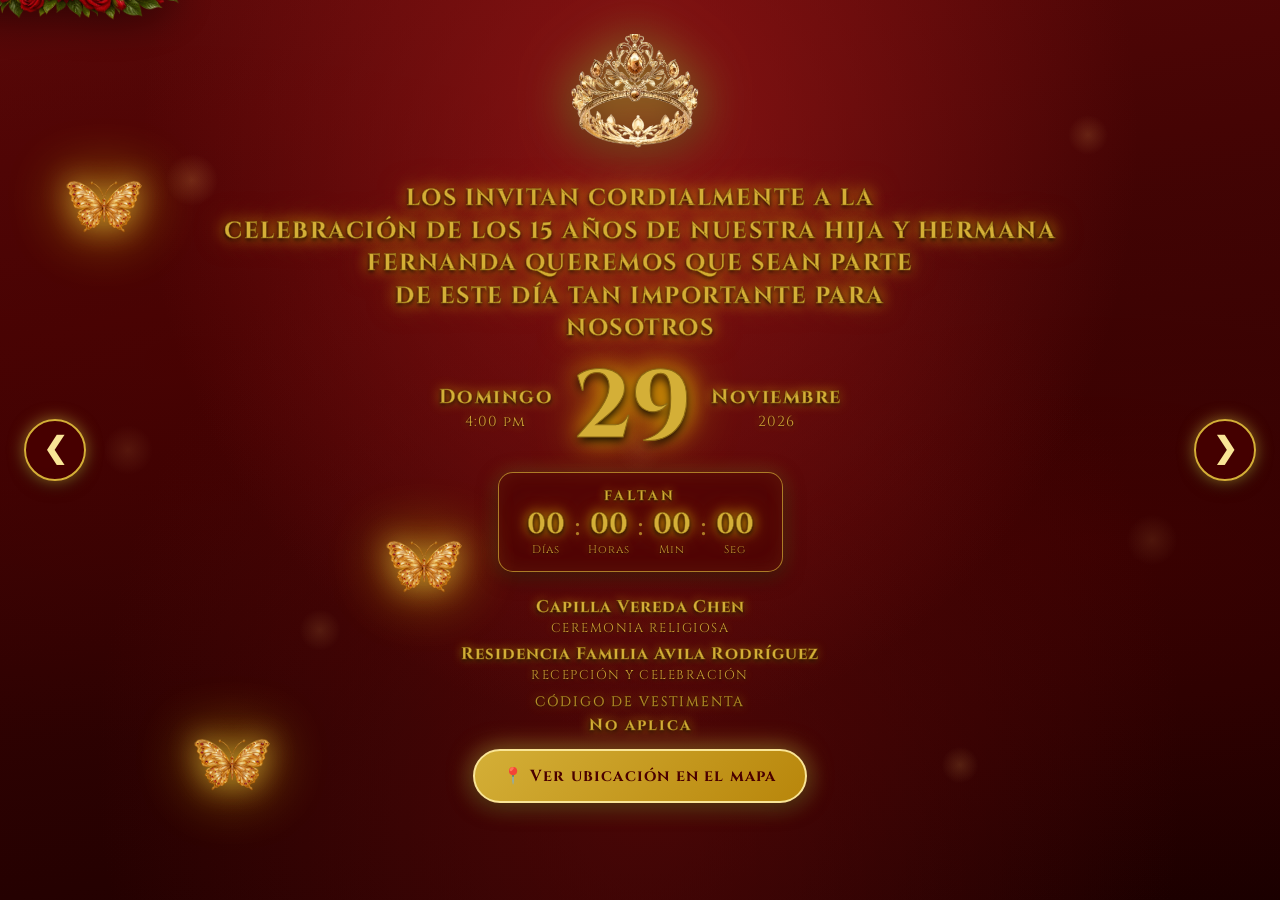
<file: paginas/07-detalles/detalles.html>
<!doctype html>
<html lang="es">
<head>
  <meta charset="UTF-8" />
  <meta name="viewport" content="width=device-width, initial-scale=1.0, user-scalable=no" />
  <title>Detalles del Evento - Mis XV Años</title>
  <link
          href="https://fonts.googleapis.com/css2?family=Great+Vibes&family=Playfair+Display:ital,wght@0,400;0,700;1,400&family=Cinzel:wght@400;700&family=Lato:wght@300;400&display=swap"
          rel="stylesheet"
  />
  <link rel="stylesheet" href="../../assets/base.css" />
  <link rel="stylesheet" href="../../assets/nav.css" />
  <link rel="stylesheet" href="detalles.css" />
</head>
<body>
<div id="pageFlip">
  <section class="section bg-dark-red details-section">

    <!-- Flores superiores (esquina izquierda) -->
    <img src="../../assets/img/flores1.png" alt="Flores" class="flowers-top" />

    <!-- Corona arriba al centro -->
    <div class="crown-display">
      <img src="../../assets/img/corona.png" alt="Corona" />
    </div>

    <!-- Mariposas volando (grandes) -->
    <img src="../../assets/img/mar1.png" class="bfly bfly-1" alt="Mariposa" />
    <img src="../../assets/img/mar1.png" class="bfly bfly-2" alt="Mariposa" />
    <img src="../../assets/img/mar1.png" class="bfly bfly-3" alt="Mariposa" />

    <!-- Título -->
    <h3 class="details-title">
      LOS INVITAN CORDIALMENTE A LA<br />
      CELEBRACIÓN DE LOS 15 AÑOS DE NUESTRA HIJA Y HERMANA<br />
      FERNANDA QUEREMOS QUE SEAN PARTE<br />
      DE ESTE DÍA TAN IMPORTANTE PARA<br />
      NOSOTROS
    </h3>

    <!-- Fecha con el número grande -->
    <div class="event-date-block">
      <div class="date-column">
        <span class="date-day">Domingo</span>
        <span class="date-time">4:00 pm</span>
      </div>
      <div class="date-number">29</div>
      <div class="date-column">
        <span class="date-month">Noviembre</span>
        <span class="date-year">2026</span>
      </div>
    </div>

    <!-- ✅ CONTADOR CENTRAL (sin overlay) -->
    <div class="countdown-container">
      <p class="countdown-label">FALTAN</p>
      <div class="countdown-grid">
        <div class="countdown-item">
          <span class="countdown-value" id="cd-dias">--</span>
          <span class="countdown-unit">Días</span>
        </div>
        <div class="countdown-separator">:</div>
        <div class="countdown-item">
          <span class="countdown-value" id="cd-horas">--</span>
          <span class="countdown-unit">Horas</span>
        </div>
        <div class="countdown-separator">:</div>
        <div class="countdown-item">
          <span class="countdown-value" id="cd-min">--</span>
          <span class="countdown-unit">Min</span>
        </div>
        <div class="countdown-separator">:</div>
        <div class="countdown-item">
          <span class="countdown-value" id="cd-seg">--</span>
          <span class="countdown-unit">Seg</span>
        </div>
      </div>
    </div>

    <!-- Lugar -->
    <div class="event-place-block">
      <p class="place-name">Capilla Vereda Chen</p>
      <p class="place-sub">CEREMONIA RELIGIOSA</p>
      <p class="place-name">Residencia Familia Avila Rodríguez</p>
      <p class="place-sub">RECEPCIÓN Y CELEBRACIÓN</p>
    </div>

    <!-- Código de vestimenta -->
    <div class="dress-code-block">
      <p class="dress-label">CÓDIGO DE VESTIMENTA</p>
      <p class="dress-value">No aplica</p>
    </div>

    <!-- Botón del mapa -->
    <a
            href="https://www.google.com/maps/search/Capilla+Vereda+Chen"
            target="_blank"
            class="btn-mapa"
    >📍 Ver ubicación en el mapa</a>

  </section>
</div>

<script src="../../assets/animations.js"></script>
<script src="../../assets/nav.js"></script>
<script src="detalles.js"></script>
</body>
</html>
</file>
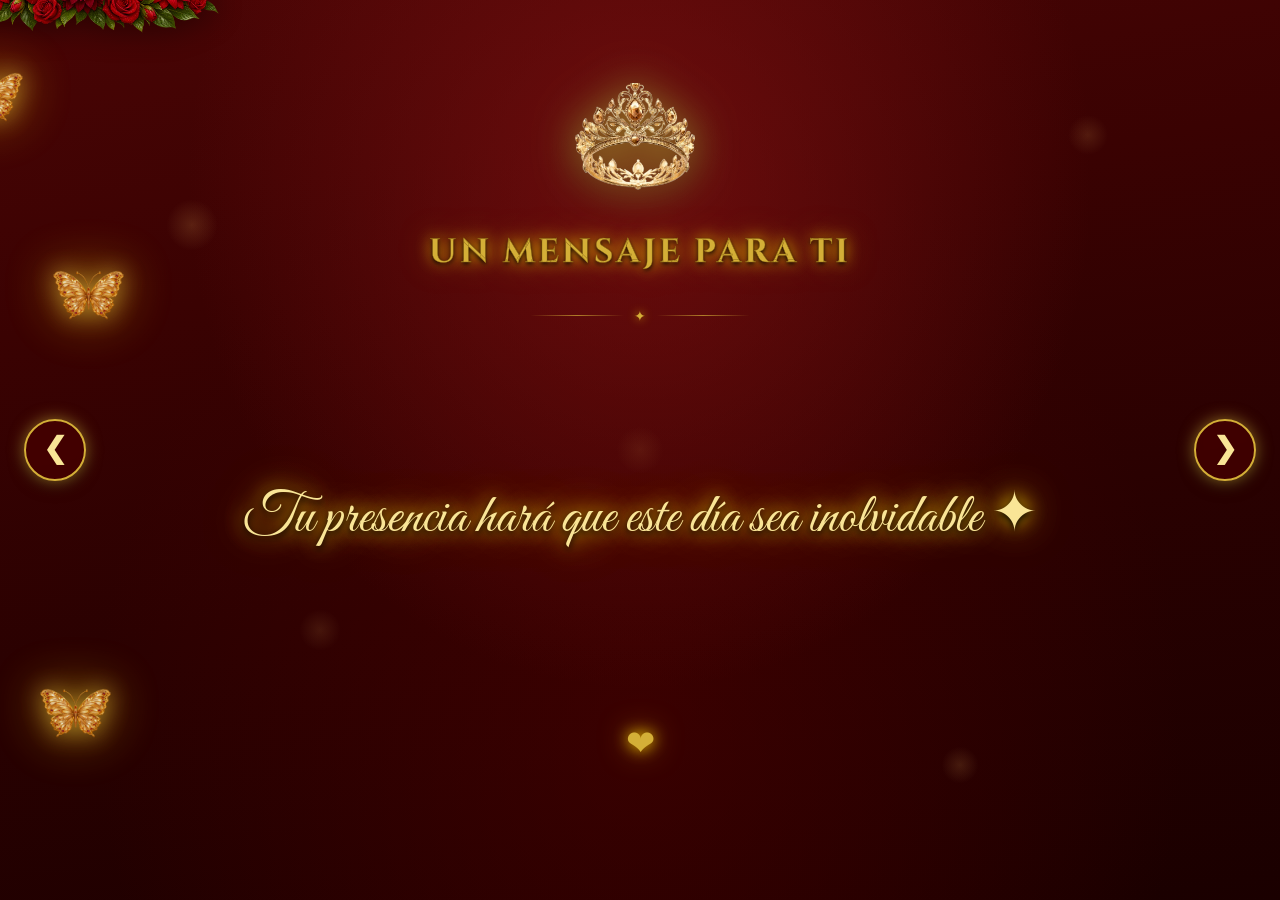
<file: paginas/08-confirmacion/confirmacion.html>
<!doctype html>
<html lang="es">
<head>
  <meta charset="UTF-8" />
  <meta name="viewport" content="width=device-width, initial-scale=1.0, user-scalable=no" />
  <title>Un Mensaje para Ti - Mis XV Años</title>
  <link
          href="https://fonts.googleapis.com/css2?family=Great+Vibes&family=Playfair+Display:ital,wght@0,400;0,700;1,400&family=Cinzel:wght@400;700&family=Lato:wght@300;400&display=swap"
          rel="stylesheet"
  />
  <link rel="stylesheet" href="../../assets/base.css" />
  <link rel="stylesheet" href="../../assets/nav.css" />
  <link rel="stylesheet" href="confirmacion.css" />
</head>
<body>
<div id="pageFlip">
  <section class="section bg-dark-red rsvp-section">

    <!-- Flores superiores -->
    <img src="../../assets/img/flores1.png" alt="Flores" class="flowers-top" />

    <!-- Corona arriba al centro -->
    <div class="crown-display">
      <img src="../../assets/img/corona.png" alt="Corona" />
    </div>

    <!-- Mariposas decorativas -->
    <img src="../../assets/img/mar1.png" class="bfly bfly-1" alt="Mariposa" />
    <img src="../../assets/img/mar1.png" class="bfly bfly-2" alt="Mariposa" />
    <img src="../../assets/img/mar1.png" class="bfly bfly-3" alt="Mariposa" />

    <!-- Subtítulo -->
    <h3 class="section-subtitle">Un Mensaje para Ti</h3>

    <!-- Línea decorativa -->
    <div class="divider">
      <span class="divider-line"></span>
      <span class="divider-icon">✦</span>
      <span class="divider-line"></span>
    </div>

    <!-- ✅ MENSAJES BONITOS ROTANDO -->
    <div class="mensajes-container">
      <p class="mensaje-dinamico" id="mensajeDinamico">
        Tu presencia hará que este día sea inolvidable
      </p>
    </div>

    <!-- Icono decorativo -->
    <div class="icono-decorativo">❤</div>

  </section>
</div>

<script src="../../assets/animations.js"></script>
<script src="../../assets/nav.js"></script>
<script src="confirmacion.js"></script>
</body>
</html>
</file>
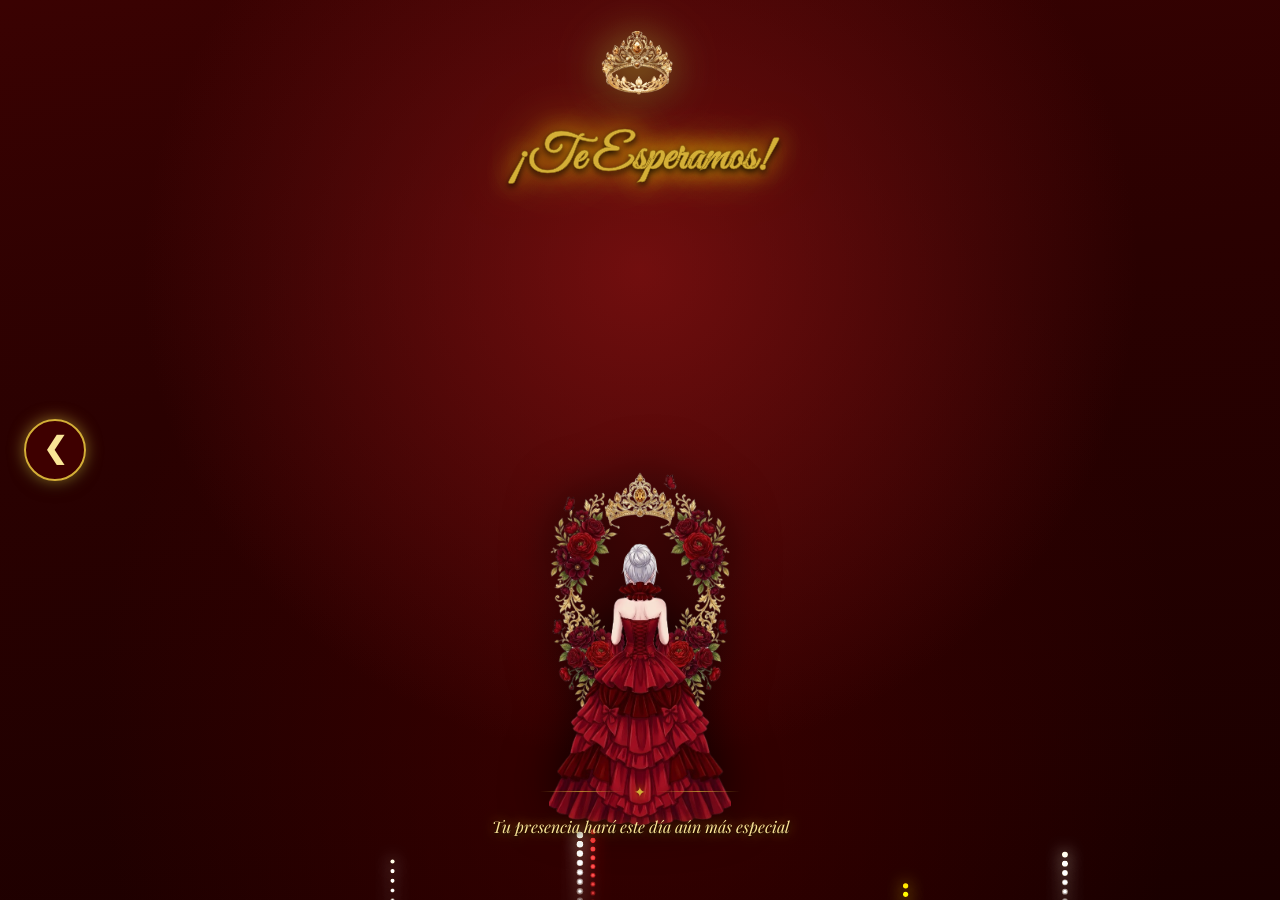
<file: paginas/09-teesperamos/teesperamos.html>
<!doctype html>
<html lang="es">
<head>
  <meta charset="UTF-8" />
  <meta name="viewport" content="width=device-width, initial-scale=1.0, user-scalable=no" />
  <title>¡Te Esperamos! - Mis XV Años</title>
  <link
          href="https://fonts.googleapis.com/css2?family=Great+Vibes&family=Playfair+Display:ital,wght@0,400;0,700;1,400&family=Cinzel:wght@400;700&family=Lato:wght@300;400&display=swap"
          rel="stylesheet"
  />
  <link rel="stylesheet" href="../../assets/base.css" />
  <link rel="stylesheet" href="../../assets/nav.css" />
  <link rel="stylesheet" href="teesperamos.css" />
</head>
<body>
<div id="pageFlip">
  <section class="section bg-dark-red final-section">

    <!-- ✅ CANVAS DE FUEGOS ARTIFICIALES (capa de fondo) -->
    <canvas id="fireworksCanvas"></canvas>

    <!-- Corona arriba al centro -->
    <div class="crown-display">
      <img src="../../assets/img/corona.png" alt="Corona" />
    </div>

    <!-- Título principal -->
    <h2 class="final-title">¡Te Esperamos!</h2>

    <!-- Línea decorativa -->
    <div class="divider">
      <span class="divider-line"></span>
      <span class="divider-icon">✦</span>
      <span class="divider-line"></span>
    </div>

    <!-- Mensaje final -->
    <p class="final-message">
      Tu presencia hará este día aún más especial
    </p>

    <!-- Princesa -->
    <img src="../../assets/img/prin2.png" alt="Princesa" class="princess-cutout" />

  </section>
</div>

<script src="../../assets/animations.js"></script>
<script src="../../assets/nav.js"></script>
<script src="teesperamos.js"></script>
</body>
</html>
</file>
<file: assets/invitacion.css>
/* =========================================================
   INVITACIÓN KEIDY JULIETH — CSS v2.0
   Base: original que funcionaba · + mejoras visuales
   ========================================================= */

:root{--vino:#1a0303;--rojo:#4a0000;--rojo2:#7a0e0e;--oro:#d4af37;--oro2:#f9e596;--crema:#fff0f5}
*{margin:0;padding:0;box-sizing:border-box}
html{font-size:106.25%}
body{font-family:"EB Garamond",serif;background:#1a0000;color:var(--crema);overflow-x:hidden;-webkit-tap-highlight-color:transparent}
body.bloqueado{overflow:hidden;height:100dvh}
img{display:block;max-width:100%}
body::before{content:"";position:fixed;inset:0;z-index:-1;background:radial-gradient(circle at top,#7a0e0e 0%,#4a0000 50%,#1a0000 100%)}
main{max-width:520px;margin:0 auto;position:relative}

/* ── Secciones ── */
.sec{position:relative;min-height:auto;padding:56px 22px;display:flex;flex-direction:column;align-items:center;justify-content:center;gap:18px;text-align:center;overflow:hidden}
.band{padding:14px 22px}
h2{font-family:Cinzel,serif;font-weight:400;font-size:clamp(1rem,4.6vw,1.25rem);letter-spacing:.14em;color:var(--oro2)}
.corona{width:min(60%,230px);filter:drop-shadow(0 0 14px var(--oro))}
.flores{position:absolute;top:0;left:0;width:100%;pointer-events:none}

/* ── Hero ── */
.hero{min-height:100svh;justify-content:flex-start;padding:min(40vw,190px) 0 0;gap:0}
.aro{position:relative;width:min(68%,290px)}
.aro img{width:100%;filter:drop-shadow(0 0 14px rgba(212,175,55,.6))}
.aro h1{position:absolute;left:0;right:0;top:56%;translate:0 -50%;font-family:"Great Vibes",cursive;font-weight:400;font-size:clamp(2.6rem,13vw,4.2rem);line-height:.95;color:var(--oro);text-shadow:0 0 14px rgba(212,175,55,.8);animation:aparece 1.8s cubic-bezier(.2,.8,.2,1) both}
.nombre{font-family:"Great Vibes",cursive;font-size:clamp(2.6rem,13vw,4rem);color:var(--oro2);text-shadow:0 0 16px rgba(0,0,0,.7);margin-top:6px;animation:aparece 1.8s .8s cubic-bezier(.2,.8,.2,1) both}
.apellido{font-family:Cinzel,serif;letter-spacing:.3em;font-size:.85rem;color:var(--oro)}
.princesa{width:min(100%,430px);margin-top:auto;filter:drop-shadow(0 0 24px rgba(0,0,0,.6));-webkit-mask-image:linear-gradient(#000 78%,transparent);mask-image:linear-gradient(#000 78%,transparent)}
@keyframes aparece{from{opacity:0;transform:scale(.7) translateY(30px);filter:blur(8px)}to{opacity:1;transform:none;filter:none}}
.bfly{position:absolute;width:44px;z-index:3;pointer-events:none;filter:drop-shadow(0 0 8px rgba(255,255,255,.35))}
.b1{left:12%;top:46%;animation:vuelo1 9s ease-in-out infinite}
.b2{right:10%;top:62%;animation:vuelo2 11s ease-in-out infinite}
.b3{left:40%;top:78%;animation:vuelo3 13s ease-in-out infinite}
@keyframes vuelo1{50%{transform:translate(70px,-90px) rotate(25deg)}}
@keyframes vuelo2{50%{transform:translate(-90px,-60px) rotate(-30deg)}}
@keyframes vuelo3{50%{transform:translate(60px,-120px) rotate(18deg)}}

/* ── Marcos de texto ── */
.marco{position:relative;width:100%;padding:38px 24px;border:1px solid var(--oro);outline:1px solid rgba(212,175,55,.45);outline-offset:6px;background:rgba(0,0,0,.28);display:flex;flex-direction:column;align-items:center;gap:14px}
.texto{font-style:italic;font-size:clamp(1.05rem,4.7vw,1.3rem);line-height:1.85;color:var(--crema)}
.lugar{font-size:1.2rem;color:var(--crema)}
.filete{width:60px;height:1px;background:var(--oro);margin:6px 0}
.nombres{font-family:"Great Vibes",cursive;font-size:clamp(2.2rem,10vw,3.1rem);line-height:1.35;color:var(--oro);text-shadow:0 0 12px rgba(0,0,0,.5)}
.nombres span{font-family:Cinzel,serif;font-size:1.1rem;color:var(--oro2)}
.titulo{font-family:"Great Vibes",cursive;font-size:clamp(2.6rem,12vw,3.8rem);letter-spacing:0;color:var(--oro);text-shadow:0 0 14px rgba(212,175,55,.6)}
.boton{display:inline-block;margin-top:10px;padding:15px 34px;border-radius:50px;border:2px solid var(--oro2);background:linear-gradient(135deg,var(--oro2),var(--oro));color:var(--rojo);font:700 .95rem Cinzel,serif;letter-spacing:.1em;text-decoration:none;box-shadow:0 6px 22px rgba(212,175,55,.4);transition:transform .25s}
.boton:hover,.boton:focus-visible{transform:scale(1.05)}

/* ── Fotos ── */
.foto{width:100%;padding:8px;background:linear-gradient(135deg,var(--oro2),var(--oro),#8a6a12);box-shadow:0 14px 40px rgba(0,0,0,.6)}
.foto img{width:100%;aspect-ratio:4/5;object-fit:cover}



/* ── Fecha ── */
.invita{line-height:1.8}
.dia{display:flex;align-items:center;justify-content:center;gap:18px}
.dia div{display:flex;flex-direction:column;gap:4px}
.dia b{font:400 1.05rem Cinzel,serif;letter-spacing:.1em;color:var(--crema)}
.dia i{font-size:.95rem;color:var(--oro2)}
.dia strong{font:400 clamp(4rem,22vw,6rem)/1 Cinzel,serif;color:var(--oro);text-shadow:0 0 20px rgba(212,175,55,.8);padding:0 18px;border-inline:1px solid var(--oro)}
.calendario{width:min(100%,340px);padding:8px 6px}
.calendario h3{font:400 1.7rem "Great Vibes",cursive;color:var(--oro);margin-bottom:10px;letter-spacing:.02em}
.cal-rejilla{display:grid;grid-template-columns:repeat(7,1fr);gap:6px 0;font-size:1rem}
.cal-rejilla b{font:700 .8rem Cinzel,serif;color:var(--oro2)}

/* ── Cierre ── */
.cierre{gap:22px}
.mensaje{font-style:italic;font-size:clamp(1.2rem,5.4vw,1.5rem);line-height:1.7;min-height:5.2em;display:flex;align-items:center;max-width:90%;transition:opacity .5s,transform .5s}
.final{margin-top:12px}
.rosa{width:min(46%,190px);filter:drop-shadow(0 0 18px rgba(0,0,0,.6))}

/* ── Portada ── */
#portada{position:fixed;inset:0;z-index:9999;display:grid;place-items:center;background:radial-gradient(circle at center,#3a0a0a,var(--vino));transition:opacity 1.2s,visibility 1.2s}
#portada.abierta{opacity:0;visibility:hidden;pointer-events:none}
#abrir{background:none;border:0;color:var(--oro2);display:flex;flex-direction:column;align-items:center;gap:24px;cursor:pointer;font:italic 1.05rem "EB Garamond",serif}
#abrir img{width:min(70vw,300px);filter:drop-shadow(0 20px 30px rgba(0,0,0,.8));animation:flota 4s ease-in-out infinite;transition:transform 1.2s}
#abrir span{padding:8px 20px;border:1px solid var(--oro);border-radius:30px;background:rgba(0,0,0,.5);animation:pulso 2s infinite}
#portada.abierta #abrir img{transform:scale(1.5)}
@keyframes flota{50%{transform:translateY(-10px)}}
@keyframes pulso{50%{opacity:.55}}

/* ── Botón música ── */
#musicBtn{position:fixed;top:max(16px,env(safe-area-inset-top));right:16px;z-index:9000;width:52px;height:52px;border-radius:50%;border:2px solid var(--oro);background:linear-gradient(135deg,#b30000,var(--rojo));color:var(--oro2);font-size:1.5rem;cursor:pointer;box-shadow:0 5px 20px rgba(0,0,0,.6),0 0 15px rgba(212,175,55,.5)}
#musicBtn.playing span{display:inline-block;animation:gira 3s linear infinite}
@keyframes gira{to{transform:rotate(360deg)}}

/* ── Iframe de YouTube OCULTO ──
   IMPORTANTE: no usar visibility:hidden ni clip-path aquí.
   position:absolute + width/height:1px + opacity:0 es suficiente
   para ocultarlo sin bloquear los postMessages de la API de YouTube. ── */
#musica{position:absolute;width:1px;height:1px;opacity:0;overflow:hidden;pointer-events:none}

/* ── Pétalos ── */
#petalos{position:fixed;inset:0;z-index:50;pointer-events:none;overflow:hidden}
.petalo{position:absolute;top:-8vh;opacity:.9;animation:cae linear infinite;filter:drop-shadow(0 0 4px rgba(179,0,0,.5))}
@keyframes cae{to{transform:translate(var(--dx),112vh) rotate(var(--rot))}}

/* ── Scroll reveal ── */
.js .rev{opacity:0;transform:translateY(36px);transition:opacity 1s ease,transform 1s ease}
.js .rev.in{opacity:1;transform:none}
:focus-visible{outline:3px solid var(--oro2);outline-offset:3px}
@media (prefers-reduced-motion:reduce){*,*::before,*::after{animation:none!important;transition:none!important}.petalo{display:none}.js .rev{opacity:1;transform:none}}

/* ── Recorrido automático y mariposas ── */
#autoBtn{position:fixed;top:calc(max(16px,env(safe-area-inset-top)) + 62px);right:16px;z-index:9000;width:52px;height:52px;border-radius:50%;border:2px solid var(--oro);background:rgba(74,0,0,.85);color:var(--oro2);font-size:.95rem;cursor:pointer;display:grid;place-items:center;box-shadow:0 5px 20px rgba(0,0,0,.6),0 0 15px rgba(212,175,55,.4)}
#mariposas{position:fixed;inset:0;z-index:60;pointer-events:none;overflow:hidden}
.mari{position:fixed;left:0;top:0;width:40px;opacity:0;pointer-events:none;animation:aleteo .45s ease-in-out infinite;filter:drop-shadow(0 0 6px rgba(255,255,255,.3))}
@keyframes aleteo{50%{scale:1 .68}}
.js .foto.rev:not(.in){transform:translateY(46px) scale(.93) rotate(-2.5deg)}
.js .marco.rev:not(.in){transform:scale(.92)}
.js .rejilla figure.rev:nth-child(odd):not(.in){transform:translateX(-46px) rotate(-3deg)}
.js .rejilla figure.rev:nth-child(even):not(.in){transform:translateX(46px) rotate(3deg)}
.js .rejilla figure:nth-child(3).rev{transition-delay:.15s}
.js .rejilla figure:nth-child(4).rev{transition-delay:.3s}
.js .corona.rev:not(.in){transform:translateY(-30px) scale(.8)}
@media (prefers-reduced-motion:reduce){.mari{display:none}}

/* ── Cierre con fuegos artificiales ── */
.cierre{min-height:100svh}
#fuegos{position:absolute;inset:0;width:100%;height:100%;z-index:0;pointer-events:none}
.cierre>*:not(canvas){position:relative;z-index:1}

/* ── Texto con castillo ── */
.mensaje-script{font-family:"Great Vibes",cursive;font-size:clamp(1.7rem,7.6vw,2.3rem);line-height:1.35;color:var(--oro2);text-shadow:0 0 14px rgba(212,175,55,.45),0 2px 6px rgba(0,0,0,.6);max-width:94%}
.castillo{position:relative;width:100%;margin-top:6px}
.castillo>img:first-child{width:100%;filter:drop-shadow(0 18px 24px rgba(0,0,0,.65))}
.castillo .rosas{position:absolute;right:-4%;bottom:-6%;width:34%;filter:drop-shadow(0 6px 10px rgba(0,0,0,.6))}
.js .castillo.rev:not(.in){transform:translateY(50px) scale(.9)}

/* =========================================================
   VERSIÓN "COMO EL VIDEO": sobre, pergamino, bandas, marcos
   ========================================================= */
.script-t{font-family:Allura,"Great Vibes",cursive;font-weight:400;letter-spacing:0;text-transform:none;color:var(--oro);font-size:clamp(2rem,9vw,2.7rem);line-height:1.15;text-shadow:0 0 12px rgba(212,175,55,.35)}
.script-t.grande{font-size:clamp(2.6rem,12vw,3.6rem)}
.filete{background:linear-gradient(90deg,transparent,var(--oro),transparent);width:140px}

/* Sobre con sello */
.sobre-sec{padding-top:200px;padding-bottom:70px}
.sobre{position:relative;width:min(100%,380px);aspect-ratio:1/1;perspective:1100px}
.sobre>*{position:absolute}
.sobre-dorso{inset:0;background:linear-gradient(160deg,#4d0710,#2e0409);box-shadow:0 22px 38px rgba(0,0,0,.65);border:1px solid rgba(212,175,55,.55)}
.sobre-foto{left:12%;right:12%;top:6%;margin:0;padding:6px;background:linear-gradient(135deg,var(--oro2),var(--oro),#8a6a12);z-index:1;box-shadow:0 8px 22px rgba(0,0,0,.55)}
.sobre-foto img{width:100%;aspect-ratio:10/11;object-fit:cover}
.sobre-frente{inset:0;z-index:2;background:linear-gradient(180deg,#8d1222,#5e0a15);clip-path:polygon(0 0,50% 62%,100% 0,100% 100%,0 100%);filter:drop-shadow(0 -2px 0 var(--oro))}
.sobre-tapa{left:0;top:0;width:100%;height:62%;z-index:3;transform-origin:50% 0;transform-style:preserve-3d}
.tapa-forma{position:absolute;inset:0;background:var(--oro);clip-path:polygon(0 0,100% 0,50% 100%)}
.tapa-forma::after{content:"";position:absolute;inset:0;background:linear-gradient(180deg,#a3182a,#701120);clip-path:polygon(1.2% 0,98.8% 0,50% 95.5%)}
.sello{position:absolute;left:50%;bottom:0;width:23%;aspect-ratio:1;translate:-50% 50%;border-radius:50%;background:radial-gradient(circle at 35% 30%,#e9b84a,#b8860b 55%,#7a5a08);display:grid;place-items:center;box-shadow:0 6px 14px rgba(0,0,0,.6),inset 0 0 0 4px rgba(255,236,170,.35);backface-visibility:hidden;-webkit-backface-visibility:hidden}
.sello span{font:700 clamp(.9rem,4.4vw,1.25rem) Cinzel,serif;color:#4a0000;text-shadow:0 1px 0 rgba(255,255,255,.4)}
.sobre.in .sobre-tapa{animation:abreTapa 1.5s .6s ease-in-out forwards}
.sobre.in .sobre-foto{transform:translateY(-46%);transition:transform 1.5s 1.7s cubic-bezier(.2,.8,.2,1)}
@keyframes abreTapa{0%{transform:rotateX(0);z-index:3}49%{z-index:3}50%{transform:rotateX(90deg);z-index:0}100%{transform:rotateX(180deg);z-index:0}}
@media (prefers-reduced-motion:reduce){.sobre-tapa{transform:rotateX(180deg);z-index:0}.sobre-foto{transform:translateY(-46%)}}

/* Pergamino con tu imagen */
.sec-perg{padding-left:6px;padding-right:6px}
.pergamino-img{width:100%;filter:drop-shadow(0 16px 24px rgba(0,0,0,.6))}

/* Pergamino hecho en CSS (lugares y fecha) */
.pergamino{position:relative;width:100%;margin:34px 0 40px;isolation:isolate}
.pergamino::before{content:"";position:absolute;inset:0;z-index:-1;background:radial-gradient(ellipse at 28% 18%,rgba(255,244,205,.9),transparent 45%),radial-gradient(ellipse at 78% 82%,rgba(255,236,170,.55),transparent 40%),linear-gradient(160deg,#ecd29b,#d8b46f 55%,#bf9150);box-shadow:inset 0 0 38px rgba(122,74,28,.55),0 18px 30px rgba(0,0,0,.55);filter:url(#rugoso)}
.perg-cont{padding:70px 26px 78px;display:flex;flex-direction:column;align-items:center;gap:8px;color:#4a2410}
.pergamino .script-t{color:#8a4b1c;text-shadow:none;font-size:clamp(2rem,9vw,2.6rem)}
.pergamino .lugar{color:#3d1d0c;font-size:1.3rem;line-height:1.3}
.pergamino .hora{font:600 1.15rem Cinzel,serif;letter-spacing:.12em;color:#7a3d14}
.pergamino .filete{background:linear-gradient(90deg,transparent,#9c6a2a,transparent);margin:14px 0 8px}
.pergamino .icono{width:54px;height:54px;color:#8a5a1e;margin-top:4px}
.pergamino .boton{margin-top:14px}
.rosas-a{position:absolute;top:-38px;left:50%;width:44%;translate:-50% 0;z-index:2;filter:drop-shadow(0 6px 10px rgba(0,0,0,.45))}
.rosas-b{position:absolute;bottom:-34px;right:-14px;width:40%;z-index:2;filter:drop-shadow(0 6px 10px rgba(0,0,0,.45))}

/* Marco dorado con destellos */
.marco-oro{position:relative;width:100%;padding:46px 30px;text-align:center;border:2px solid var(--oro);box-shadow:inset 0 0 0 7px rgba(26,0,0,.0),inset 0 0 0 8px rgba(212,175,55,.5),0 0 30px rgba(212,175,55,.18);background:radial-gradient(circle at 18% 14%,rgba(249,229,150,.2),transparent 42%),radial-gradient(circle at 84% 88%,rgba(249,229,150,.16),transparent 46%),rgba(35,0,0,.38)}
.marco-oro::before{content:"";position:absolute;inset:0;pointer-events:none;background:radial-gradient(circle,rgba(255,236,170,.95) 0 1.4px,transparent 2.2px) 12% 20%/90px 110px,radial-gradient(circle,rgba(255,236,170,.8) 0 1.1px,transparent 2px) 60% 70%/120px 90px,radial-gradient(circle,rgba(255,236,170,.9) 0 1.6px,transparent 2.4px) 85% 35%/100px 130px;animation:brillo 3.6s ease-in-out infinite alternate}
@keyframes brillo{from{opacity:.25}to{opacity:1}}
.marco-oro>*{position:relative}
.marco-oro .texto{font-size:clamp(1.15rem,5.2vw,1.4rem);line-height:1.8}
.esq{position:absolute;width:46px;height:46px;background:url("data:image/svg+xml,%3Csvg xmlns='http://www.w3.org/2000/svg' viewBox='0 0 48 48' fill='none' stroke='%23d4af37' stroke-width='2' stroke-linecap='round'%3E%3Cpath d='M3 45V17C3 9 9 3 17 3h28'/%3E%3Cpath d='M11 31c0-9 5-15 14-17'/%3E%3Ccircle cx='8' cy='8' r='2.4' fill='%23d4af37'/%3E%3C/svg%3E") center/contain no-repeat}
.e1{top:-4px;left:-4px}.e2{top:-4px;right:-4px;scale:-1 1}.e3{bottom:-4px;left:-4px;scale:1 -1}.e4{bottom:-4px;right:-4px;scale:-1 -1}
.js .marco-oro.rev:not(.in){transform:scale(.92)}

/* Bandas de color de lado a lado */
.banda{background:linear-gradient(180deg,#4a0a12,#7a1020 50%,#4a0a12);box-shadow:inset 0 1px 0 rgba(212,175,55,.6),inset 0 -1px 0 rgba(212,175,55,.6);padding-top:44px;padding-bottom:50px;gap:10px}
.cinta{position:relative;isolation:isolate;padding:16px 34px;margin-bottom:14px}
.cinta::before{content:"";position:absolute;inset:0;z-index:-1;background:linear-gradient(160deg,#efd8a4,#d8b46f 60%,#c29552);box-shadow:inset 0 0 18px rgba(122,74,28,.5),0 8px 16px rgba(0,0,0,.5);filter:url(#rugoso)}
.cinta span{font:600 clamp(1.25rem,6vw,1.6rem) "EB Garamond",serif;color:#3d1d0c}
.cuenta-t{font:400 clamp(1.4rem,6.4vw,1.8rem) "EB Garamond",serif;color:var(--crema);margin-bottom:6px}
.cuenta-fila{display:flex;align-items:flex-start;justify-content:center;gap:4px}
.cuenta-fila div{display:flex;flex-direction:column;align-items:center;min-width:64px}
.cuenta-fila span{font:700 clamp(2.4rem,12vw,3.4rem)/1 Cinzel,serif;color:#fff;text-shadow:0 2px 10px rgba(0,0,0,.5)}
.cuenta-fila small{font:.62rem Cinzel,serif;letter-spacing:.12em;text-transform:uppercase;color:var(--oro2);margin-top:6px;padding:2px 6px;background:rgba(0,0,0,.28);border-radius:3px}
.cuenta-fila em{font-style:normal;font:700 clamp(2rem,10vw,2.8rem)/1 Cinzel,serif;color:var(--oro);padding-top:2px}

/* Agenda la fecha */
.orn{display:flex;align-items:center;gap:12px;width:min(100%,260px);color:var(--oro)}
.orn i{flex:1;height:1px;background:linear-gradient(90deg,transparent,var(--oro))}
.orn i:last-child{background:linear-gradient(270deg,transparent,var(--oro))}
.orn b{font-weight:400;font-size:1.4rem}
.cal-rejilla{font-size:1.15rem;gap:10px 0}
.cal-rejilla .hoy{position:relative;display:grid;place-items:center;width:46px;height:42px;margin:-6px auto;color:var(--rojo);font-weight:700;background:url("data:image/svg+xml,%3Csvg xmlns='http://www.w3.org/2000/svg' viewBox='0 0 32 29'%3E%3Cpath fill='%23f0c94d' d='M16 28C6 20 0 14.500 0 8.500 0 3.800 3.600 0 8.200 0c3.300 0 6.200 1.800 7.800 4.500C17.600 1.800 20.500 0 23.800 0 28.400 0 32 3.800 32 8.500 32 14.500 26 20 16 28z'/%3E%3C/svg%3E") center/contain no-repeat;filter:drop-shadow(0 0 8px rgba(240,201,77,.8));animation:latido 1.6s ease-in-out infinite}
@keyframes latido{50%{scale:1.14}}

/* Versículo */
.verso blockquote{max-width:90%}
.verso p{font:italic 400 clamp(1.3rem,6vw,1.65rem)/1.6 "EB Garamond",serif;color:var(--crema)}
.verso cite{display:block;margin-top:12px;font:700 1rem Cinzel,serif;font-style:normal;letter-spacing:.08em;color:var(--oro2)}

/* Ajustes tras revisar en el navegador */
.marco-oro{display:flex;flex-direction:column;align-items:center;gap:14px}
.fecha .invita{font:400 clamp(1.1rem,5vw,1.3rem)/1.7 "EB Garamond",serif;letter-spacing:.01em;color:var(--crema)}
.dia{width:100%;gap:10px}
.dia b{font-size:.95rem;letter-spacing:.05em}
.dia strong{padding:0 12px}
</file>
<file: assets/base.css>
/* ===== VARIABLES Y RESET ===== */
:root {
  --rojo-oscuro: #4a0000;
  --rojo: #b30000;
  --rojo-brillante: #e60000;
  --dorado: #d4af37;
  --dorado-claro: #f9e596;
  --rosa-claro: #fff0f5;
  --rosa: #ffd1dc;
  --rosa-fuerte: #ffb6c1;
  --negro: #1a1a1a;
}

* {
  margin: 0;
  padding: 0;
  box-sizing: border-box;
}
html {
  scroll-behavior: smooth;
}
body {
  font-family: "Lato", sans-serif;
  background: linear-gradient(160deg, #4a0000 0%, #b30000 35%, #d4af37 70%, #ffd1dc 100%);
  overflow-x: hidden;
  -webkit-tap-highlight-color: transparent;
}
/* ===== DISEÑO EXCLUSIVO PARA MÓVIL ===== */
.main-content,
.intro {
  width: 100vw;
  min-height: 100vh;
  min-height: 100dvh;
}

/* ===== INTRO / LIBRO (SIN FONDO BLANCO) ===== */
.intro {
  position: fixed;
  inset: 0;
  background: radial-gradient(circle at center, #3a0a0a 0%, #1a0303 100%);
  display: flex;
  align-items: center;
  justify-content: center;
  z-index: 9999;
  transition:
    opacity 1.2s ease,
    visibility 1.2s;
}
.intro.hidden {
  opacity: 0;
  visibility: hidden;
  pointer-events: none;
}

.book-scene {
  perspective: 2000px;
  width: 100%;
  display: flex;
  justify-content: center;
}
.book {
  position: relative;
  width: 85vw;
  max-width: 350px;
  height: 120vw;
  max-height: 500px;
  transform-style: preserve-3d;
  cursor: pointer;
  animation: floatBook 4s ease-in-out infinite;
}
@keyframes floatBook {
  0%,
  100% {
    transform: translateY(0);
  }
  50% {
    transform: translateY(-10px);
  }
}

.book-inner {
  position: absolute;
  inset: 0;
  background: transparent;
  display: flex;
  align-items: center;
  justify-content: center;
  overflow: hidden;
  border-radius: 8px 16px 16px 8px;
}
.smoke-video {
  position: absolute;
  width: 100%;
  height: 100%;
  object-fit: cover;
  opacity: 0;
  transition: opacity 1.5s ease;
  mix-blend-mode: screen;
}
.book.open .smoke-video {
  opacity: 1;
}

.book-cover {
  position: absolute;
  inset: 0;
  transform-origin: left center;
  transition: transform 2s cubic-bezier(0.65, 0, 0.35, 1);
  backface-visibility: hidden;
  z-index: 3;
  display: flex;
  align-items: center;
  justify-content: center;
}
.book.open .book-cover {
  transform: rotateY(-170deg);
}

.book-img {
  width: 100%;
  height: 100%;
  object-fit: contain;
  filter: drop-shadow(0 20px 30px rgba(0, 0, 0, 0.8));
}
.cover-hint {
  position: absolute;
  bottom: 15px;
  font-family: "Lato", sans-serif;
  color: var(--dorado-claro);
  font-size: clamp(0.7rem, 3vw, 0.9rem);
  letter-spacing: 2px;
  animation: pulse 2s infinite;
  text-shadow:
    0 0 10px #000,
    0 0 5px #000;
  background: rgba(0, 0, 0, 0.6);
  padding: 5px 15px;
  border-radius: 20px;
  border: 1px solid var(--dorado);
}
@keyframes pulse {
  0%,
  100% {
    opacity: 0.6;
  }
  50% {
    opacity: 1;
  }
}

/* ===== CONTENIDO PRINCIPAL ===== */
.main-content {
  transition: opacity 1.2s;
}
.main-content.hidden {
  opacity: 0;
}

.section {
  min-height: 100vh;
  min-height: 100dvh;
  padding: clamp(40px, 10vw, 80px) clamp(15px, 5vw, 30px);
  display: flex;
  flex-direction: column;
  align-items: center;
  justify-content: center;
  text-align: center;
  position: relative;
  overflow: hidden;
}

/* ===== FONDOS DEGRADADOS MÁGICOS (Reemplazan las imágenes) ===== */

/* Fondo Rojo Profundo */
.bg-dark-red {
  background: radial-gradient(
    circle at top,
    #7a0e0e 0%,
    #4a0000 50%,
    #1a0000 100%
  );
}

/* Fondo Rosa Mágico / Suave */
.bg-light-pink {
  background: radial-gradient(
    circle at center,
    #fff0f5 0%,
    #ffd1dc 50%,
    #ffb6c1 100%
  );
}

/* Degradado de Rosa a Rojo (Para transiciones) */
.bg-gradient-pink-red {
  background: linear-gradient(160deg, #ffd1dc 0%, #ffb6c1 30%, #b30000 100%);
}

/* Degradado de Rojo a Rosa (Para transiciones inversas) */
.bg-gradient-red-pink {
  background: linear-gradient(160deg, #b30000 0%, #ffb6c1 70%, #ffd1dc 100%);
}

/* ===== ESTILOS DE TEXTO Y ELEMENTOS (Ajustados a los fondos) ===== */

/* Flores (Marcos superior e inferior) */
.flowers-top,
.flowers-bottom {
  position: absolute;
  width: 100vw;
  left: 0;
  z-index: 0; /* Detrás del contenido pero sobre el fondo */
  pointer-events: none;
  filter: drop-shadow(0 0 10px rgba(0, 0, 0, 0.3));
}
.flowers-top {
  top: 0;
}
.flowers-bottom {
  bottom: 0;
  transform: rotate(180deg);
}

/* Banner */
.banner-section {
  padding: 0;
}
.banner-container {
  width: 100%;
  max-width: 90vw;
  z-index: 1;
}
.banner-frame {
  background: linear-gradient(135deg, #b30000, #660000);
  border: 3px solid var(--dorado);
  border-radius: 10px;
  padding: clamp(20px, 8vw, 40px) clamp(10px, 5vw, 20px);
  box-shadow: 0 0 40px rgba(212, 175, 55, 0.6);
}

/* Corona y Nombre */
.crown-display {
  font-size: clamp(3rem, 15vw, 5rem);
  margin-bottom: 15px;
  filter: drop-shadow(0 0 15px var(--dorado));
  z-index: 1;
}
.main-name {
  font-family: "Great Vibes", cursive;
  font-size: clamp(2.8rem, 14vw, 5rem);
  color: var(--rojo-oscuro); /* Texto oscuro para fondo rosa */
  text-shadow:
    2px 2px 10px rgba(255, 255, 255, 0.8),
    0 0 20px rgba(255, 255, 255, 0.5);
  line-height: 1.1;
  z-index: 1;
}
.main-name-sub {
  font-family: "Playfair Display", serif;
  font-size: clamp(0.9rem, 4vw, 1.2rem);
  color: var(--dorado); /* Dorado para fondo rosa */
  letter-spacing: 4px;
  margin-top: 10px;
  font-weight: bold;
  text-shadow: 1px 1px 2px rgba(0, 0, 0, 0.2);
  z-index: 1;
}

/* Princesa (Posicionada al fondo de la sección) */
.princess-cutout {
  position: absolute;
  bottom: 0;
  left: 50%;
  transform: translateX(-50%);
  width: 95vw;
  max-width: 450px;
  z-index: 1;
  pointer-events: none;
  filter: drop-shadow(0 0 30px rgba(0, 0, 0, 0.5));
}

/* Textos de Dedicatoria, Padres y Padrinos */
.dedication-text {
  font-family: "Playfair Display", serif;
  font-size: clamp(1rem, 4.5vw, 1.3rem);
  color: var(--rojo-oscuro);
  line-height: 1.8;
  max-width: 90vw;
  font-style: italic;
  margin-top: 25vh; /* <--- NUEVO: Empuja el texto hacia abajo, lejos de las flores */
  margin-bottom: 35vh; /* <--- MODIFICADO: Reducimos el espacio de abajo */
  position: relative;
  z-index: 2;
  text-shadow: 1px 1px 5px rgba(255, 255, 255, 0.8);
}

.crown-small {
  font-size: clamp(2rem, 10vw, 3rem);
  margin-bottom: 10px;
  z-index: 2;
  position: relative;
  filter: drop-shadow(0 0 10px var(--dorado));
}

.section-subtitle {
  font-family: "Cinzel", serif;
  font-size: clamp(1.2rem, 6vw, 1.8rem);
  color: var(--rojo-oscuro);
  letter-spacing: 2px;
  margin-bottom: 15px;
  position: relative;
  z-index: 2;
  text-shadow: 1px 1px 3px rgba(255, 255, 255, 0.5);
}

.parents-names,
.godparents-names {
  font-family: "Great Vibes", cursive;
  font-size: clamp(2rem, 10vw, 3rem);
  color: var(--dorado); /* Dorado brilla sobre rojo */
  line-height: 1.5;
  text-shadow: 2px 2px 10px rgba(0, 0, 0, 0.5);
  margin-bottom: 65vh; /* Espacio para la princesa */
  position: relative;
  z-index: 2;
}

/* Sección Mariposas */
.butterfly-section {
  overflow: hidden;
}
.bfly {
  position: absolute;
  width: 15vw;
  max-width: 80px;
  z-index: 1;
  filter: drop-shadow(0 0 10px rgba(255, 255, 255, 0.5));
}
.bfly-1 {
  bottom: -50px;
  left: -50px;
  animation: flyDiagonal 5s linear infinite;
}
.bfly-2 {
  bottom: -50px;
  left: 30%;
  animation: flyDiagonal 6s linear infinite 1s;
}
.bfly-3 {
  bottom: -50px;
  left: 60%;
  animation: flyDiagonal 7s linear infinite 2s;
}
@keyframes flyDiagonal {
  0% {
    transform: translate(0, 0) rotate(0deg) scale(0.5);
    opacity: 0;
  }
  10% {
    opacity: 1;
  }
  90% {
    opacity: 1;
  }
  100% {
    transform: translate(100vw, -100vh) rotate(45deg) scale(1.5);
    opacity: 0;
  }
}
.butterfly-text {
  font-family: "Great Vibes", cursive;
  font-size: clamp(2.5rem, 12vw, 4rem);
  color: var(--dorado); /* Texto dorado para fondo rojo */
  margin-top: 50px;
  z-index: 2;
  text-shadow:
    0 0 20px rgba(0, 0, 0, 0.8),
    0 0 10px rgba(212, 175, 55, 0.5);
}

/* Sección Detalles */
.details-title {
  font-family: "Cinzel", serif;
  font-size: clamp(1.1rem, 5vw, 1.5rem);
  color: var(--dorado-claro); /* Texto claro para fondo oscuro */
  line-height: 1.6;
  margin-bottom: 25px;
  text-shadow: 0 0 15px rgba(212, 175, 55, 0.8);
  position: relative;
  z-index: 2;
}
.event-grid {
  display: flex;
  flex-direction: column;
  gap: 15px;
  margin-bottom: 25px;
  position: relative;
  z-index: 2;
}
.event-item {
  display: flex;
  flex-direction: column;
  align-items: center;
}
.event-day,
.event-month,
.event-time,
.event-place {
  font-family: "Playfair Display", serif;
  font-size: clamp(1rem, 4vw, 1.2rem);
  color: var(--rosa-claro); /* Texto rosa claro para fondo oscuro */
}
.event-date {
  font-family: "Cinzel", serif;
  font-size: clamp(2.5rem, 12vw, 4rem);
  color: var(--dorado); /* Número gigante dorado */
  line-height: 1;
  margin: 5px 0;
  text-shadow: 0 0 20px rgba(212, 175, 55, 0.8);
}
.event-label {
  font-family: "Lato", sans-serif;
  font-size: clamp(0.7rem, 3vw, 0.9rem);
  color: var(--rosa); /* Texto rosa */
  letter-spacing: 2px;
  text-transform: uppercase;
  margin-top: 3px;
}
.btn-mapa {
  display: inline-block;
  padding: 15px 30px;
  background: var(--dorado);
  color: var(--rojo-oscuro);
  text-decoration: none;
  border-radius: 50px;
  font-weight: 700;
  font-size: clamp(0.8rem, 3.5vw, 1rem);
  letter-spacing: 1px;
  transition: 0.3s;
  z-index: 2;
  box-shadow: 0 5px 20px rgba(212, 175, 55, 0.4);
  position: relative;
  border: 2px solid var(--dorado-claro);
}
.btn-mapa:hover {
  background: var(--dorado-claro);
  transform: scale(1.05);
}

/* RSVP (Fondo Rosa) */
.rsvp-text {
  font-family: "Lato", sans-serif;
  color: var(--rojo-oscuro);
  font-size: clamp(0.9rem, 4vw, 1.1rem);
  margin-bottom: 20px;
  max-width: 90vw;
  position: relative;
  z-index: 1;
  font-weight: bold;
}
.rsvp-form {
  width: 100%;
  max-width: 90vw;
  display: flex;
  flex-direction: column;
  gap: 15px;
  position: relative;
  z-index: 1;
}
.rsvp-form input,
.rsvp-form select {
  padding: 15px 20px;
  border: 2px solid var(--dorado);
  border-radius: 50px;
  font-family: "Lato", sans-serif;
  font-size: clamp(0.9rem, 4vw, 1rem);
  outline: none;
  background: rgba(255, 255, 255, 0.9);
  color: var(--rojo-oscuro);
  box-shadow: 0 5px 15px rgba(0, 0, 0, 0.1);
}
.btn-enviar {
  padding: 15px;
  background: linear-gradient(135deg, var(--rojo), var(--rojo-oscuro));
  color: var(--dorado-claro);
  border: 2px solid var(--dorado);
  border-radius: 50px;
  font-family: "Playfair Display", serif;
  font-size: clamp(1rem, 4vw, 1.2rem);
  letter-spacing: 1px;
  cursor: pointer;
  transition: 0.3s;
  box-shadow: 0 10px 20px rgba(179, 0, 0, 0.3);
}
.btn-enviar:hover {
  transform: translateY(-3px);
  box-shadow: 0 15px 25px rgba(179, 0, 0, 0.5);
}

/* Final (Te Esperamos) */
.final-title {
  font-family: "Great Vibes", cursive;
  font-size: clamp(3rem, 15vw, 5rem);
  color: var(--dorado);
  text-shadow:
    0 0 30px rgba(212, 175, 55, 1),
    0 0 10px rgba(0, 0, 0, 0.8);
  margin: 15px 0;
  margin-bottom: 65vh;
  position: relative;
  z-index: 2;
}

/* ===== BOTÓN MÚSICA ===== */
.music-btn {
  position: fixed;
  bottom: 20px;
  right: 20px;
  width: 55px;
  height: 55px;
  border-radius: 50%;
  background: linear-gradient(135deg, var(--rojo), var(--rojo-oscuro));
  border: 2px solid var(--dorado);
  color: var(--dorado-claro);
  font-size: 1.5rem;
  cursor: pointer;
  z-index: 1000;
  box-shadow:
    0 5px 20px rgba(0, 0, 0, 0.6),
    0 0 15px rgba(212, 175, 55, 0.5);
  display: flex;
  align-items: center;
  justify-content: center;
  transition: transform 0.3s;
}
.music-btn:hover {
  transform: scale(1.1);
}
.music-btn.playing #musicIcon {
  animation: spin 3s linear infinite;
  display: inline-block;
}
@keyframes spin {
  from {
    transform: rotate(0);
  }
  to {
    transform: rotate(360deg);
  }
}
.music-btn.hidden {
  display: none;
}
/* ===== SECCIÓN PORTADA (ESTILO IMAGEN 1) ===== */
.banner-section {
  position: relative;
  display: flex;
  flex-direction: column;
  justify-content: center;
  align-items: center;
  padding-top: 15vh;
  padding-bottom: 15vh;
  overflow: hidden;
}

.banner-container {
  position: relative;
  z-index: 2;
  display: flex;
  flex-direction: column;
  align-items: center;
  justify-content: center;
  width: 100%;
}

/* Contenedor del marco ovalado y la corona */
.crown-frame {
  position: relative;
  width: 85vw;
  max-width: 400px;
  display: flex;
  justify-content: center;
  align-items: center;
  margin-bottom: 20px;
}

.aro-img {
  width: 100%;
  height: auto;
  position: relative;
  z-index: 1;
  filter: drop-shadow(0 0 15px rgba(212, 175, 55, 0.6)); /* Brillo dorado */
}

/* Texto dentro del marco ovalado */
.frame-text {
  position: absolute;
  top: 50%;
  left: 50%;
  transform: translate(-50%, -50%);
  z-index: 2;
  text-align: center;
  display: flex;
  flex-direction: column;
  justify-content: center;
  align-items: center;
  width: 80%;
}

.title-15 {
  font-family: "Great Vibes", cursive;
  font-size: clamp(3rem, 14vw, 5rem);
  color: #d4af37; /* Dorado */
  line-height: 1;
  margin: 0;
  text-shadow:
    2px 2px 5px rgba(0, 0, 0, 0.3),
    0 0 10px rgba(212, 175, 55, 0.8);
}

.title-years {
  font-family: "Great Vibes", cursive;
  font-size: clamp(2.5rem, 12vw, 4rem);
  color: #d4af37;
  line-height: 1;
  margin-top: -10px;
  text-shadow:
    2px 2px 5px rgba(0, 0, 0, 0.3),
    0 0 10px rgba(212, 175, 55, 0.8);
}

/* Nombre de la quinceañera (debajo del marco) */
.banner-name {
  font-family: "Great Vibes", cursive;
  font-size: clamp(2.5rem, 10vw, 3.5rem);
  color: #b30000; /* Rojo intenso */
  margin-top: 10px;
  z-index: 2;
  text-shadow:
    1px 1px 2px rgba(255, 255, 255, 0.9),
    0 0 15px rgba(255, 255, 255, 0.5);
}

/* Imagen de la princesa en la parte inferior */
.princess-banner {
  position: absolute;
  bottom: -30px; /* Ajusta esto si la princesa queda muy arriba o muy abajo */
  left: 50%;
  transform: translateX(-50%);
  width: 95vw;
  max-width: 450px;
  z-index: 1;
  pointer-events: none;
  filter: drop-shadow(0 0 20px rgba(0, 0, 0, 0.4));
}
.bfly {
  position: absolute;
  pointer-events: none;
  z-index: 10;
  width: 40px; /* Base size */
  height: auto;
}

@keyframes crazyFly {
  0% {
    transform: translate(0, 0) rotate(0deg);
  }
  25% {
    transform: translate(100px, -200px) rotate(45deg);
  }
  50% {
    transform: translate(-150px, -400px) rotate(-30deg);
  }
  75% {
    transform: translate(200px, -100px) rotate(90deg);
  }
  100% {
    transform: translate(0, 0) rotate(0deg);
  }
}
@keyframes vuelo-1 {
  0% {
    transform: translate(0, 0) rotate(0deg) scale(1);
  }
  33% {
    transform: translate(30vw, -20vh) rotate(120deg) scale(1.2);
  }
  66% {
    transform: translate(-10vw, -50vh) rotate(-90deg) scale(0.8);
  }
  100% {
    transform: translate(0, 0) rotate(0deg) scale(1);
  }
}

@keyframes vuelo-2 {
  0% {
    transform: translate(0, 0) rotate(0deg);
  }
  50% {
    transform: translate(-40vw, 30vh) rotate(-180deg);
  }
  100% {
    transform: translate(0, 0) rotate(0deg);
  }
}

@keyframes vuelo-3 {
  0% {
    transform: translate(0, 0) rotate(0deg);
  }
  25% {
    transform: translate(50vw, 50vh) rotate(90deg);
  }
  75% {
    transform: translate(-20vw, -20vh) rotate(-180deg);
  }
  100% {
    transform: translate(0, 0) rotate(0deg);
  }
}

@keyframes vuelo-4 {
  0% {
    transform: translate(0, 0) rotate(0deg) scale(1);
  }
  50% {
    transform: translate(20vw, -60vh) rotate(360deg) scale(1.5);
  }
  100% {
    transform: translate(0, 0) rotate(0deg) scale(1);
  }
}
/* ===== ANIMACIONES MÁGICAS ===== */

/* 1. Animación de Flotación (Sube y Baja) */
@keyframes flotar {
  0%,
  100% {
    transform: translateY(0);
  }
  50% {
    transform: translateY(-12px);
  }
}

/* 2. Animación de Brillo Dorado (Pulsa la luz) */
@keyframes brillar {
  0%,
  100% {
    text-shadow:
      2px 2px 5px rgba(0, 0, 0, 0.3),
      0 0 10px rgba(212, 175, 55, 0.5);
  }
  50% {
    text-shadow:
      2px 2px 5px rgba(0, 0, 0, 0.5),
      0 0 25px rgba(212, 175, 55, 1),
      0 0 40px rgba(212, 175, 55, 0.8);
  }
}

/* 3. Animación de Aparición (Fade In + Scale) */
@keyframes aparecerMagico {
  0% {
    opacity: 0;
    transform: scale(0.8) translateY(20px);
  }
  100% {
    opacity: 1;
    transform: scale(1) translateY(0);
  }
}

/* ===== ANIMACIÓN DE INTRO (SOLO UNA VEZ) ===== */

/* 1. Definimos cómo será la aparición mágica */
@keyframes introAparecer {
  0% {
    opacity: 0;
    transform: scale(0.6) translateY(40px); /* Empieza pequeño y más abajo */
    filter: blur(8px); /* Empieza borroso */
  }
  100% {
    opacity: 1;
    transform: scale(1) translateY(0); /* Termina en su tamaño y lugar normal */
    filter: blur(0); /* Termina nítido */
  }
}

/* 2. Aplicamos la animación a "Mis 15 Años" */
.title-15,
.title-years {
  animation: introAparecer 1.8s cubic-bezier(0.2, 0.8, 0.2, 1) forwards;
}

/* 3. Aplicamos la animación al nombre de la Quinceañera (con un pequeño retraso) */
.banner-name {
  animation: introAparecer 1.8s cubic-bezier(0.2, 0.8, 0.2, 1) 0.8s forwards;
  /* El 0.8s significa que el nombre aparecerá casi un segundo después del "Mis 15 Años" */
}
.princess-banner {
  position: absolute;
  bottom: -180px; /* <--- ESTE ES EL VALOR QUE HAY QUE CAMBIAR */
  left: 50%;
  transform: translateX(-50%);
  width: 95vw;
  max-width: 450px;
  z-index: 1;
  pointer-events: none;
  filter: drop-shadow(0 0 20px rgba(0, 0, 0, 0.4));
}
/* ===== CONTENEDOR DE PÉTALOS (cubre TODA la pantalla) ===== */
#contenedor-petalos {
    position: fixed;
    inset: 0;
    width: 100vw;
    height: 100vh;
    height: 100dvh; /* Mejor soporte en móvil */
    pointer-events: none;
    overflow: hidden;
    z-index: 998;
}

/* ===== LOS PÉTALOS ===== */
.petalo {
    position: absolute;
    top: 0;
    left: 0;
    width: 20px;
    opacity: 0;
    /* El pétalo empieza EXACTAMENTE en el centro del viewport */
    transform: translate(50vw, 50vh);
    will-change: transform, opacity;
    pointer-events: none;
    filter: drop-shadow(0 0 5px rgba(179, 0, 0, 0.5));
}
</file>
<file: assets/nav.css>
/* =========================================================
   NAV.CSS - Estilos GLOBALES de los botones ‹ ›
   El !important hace que estos estilos ganen sobre cualquier
   CSS específico de cada página (padre.css, mis15.css, etc.)
   ========================================================= */

:root {
    --dorado: #d4af37;
    --dorado-claro: #f9e596;
    --nav-btn-size: 55px; /* ✅ Tamaño único para TODAS las páginas */
}

/* =========================================================
   CONTENEDOR DE LOS BOTONES
   ========================================================= */
.page-nav {
    position: fixed !important;
    inset: 0 !important;
    pointer-events: none !important;
    z-index: 10000 !important;
}

/* =========================================================
   BOTONES ANTERIOR / SIGUIENTE (unificados y grandes)
   ========================================================= */
.nav-btn {
    position: fixed !important;
    top: 50% !important;
    transform: translateY(-50%) !important;

    /* ✅ Tamaño único forzado */
    width: var(--nav-btn-size) !important;
    height: var(--nav-btn-size) !important;

    border-radius: 50% !important;
    border: 2px solid var(--dorado) !important;
    background: rgba(74, 0, 0, 0.65) !important;
    color: var(--dorado-claro) !important;

    /* ✅ Tamaño de la flecha ‹ › */
    font-size: 1.6rem !important;
    font-weight: bold !important;
    line-height: 1 !important;

    display: flex !important;
    align-items: center !important;
    justify-content: center !important;

    cursor: pointer !important;
    pointer-events: auto !important;

    -webkit-backdrop-filter: blur(4px) !important;
    backdrop-filter: blur(4px) !important;

    box-shadow:
            0 0 16px rgba(212, 175, 55, 0.6),
            0 5px 15px rgba(0, 0, 0, 0.5) !important;

    transition:
            transform 0.25s ease,
            background 0.25s ease,
            box-shadow 0.25s ease !important;

    z-index: 10000 !important;
    padding-bottom: 3px !important;
}

/* =========================================================
   POSICIÓN IZQUIERDA / DERECHA
   ========================================================= */
.nav-prev {
    left: 15px !important;
    right: auto !important;
}

.nav-next {
    right: 15px !important;
    left: auto !important;
}

/* =========================================================
   EFECTOS HOVER / ACTIVE
   ========================================================= */
.nav-btn:hover {
    background: rgba(74, 0, 0, 0.9) !important;
    transform: translateY(-50%) scale(1.08) !important;
    box-shadow:
            0 0 24px rgba(212, 175, 55, 0.9),
            0 5px 15px rgba(0, 0, 0, 0.5) !important;
}

.nav-btn:active {
    transform: translateY(-50%) scale(0.95) !important;
}

.nav-btn:disabled {
    opacity: 0.4 !important;
    cursor: default !important;
    pointer-events: none !important;
}

/* =========================================================
   RESPONSIVE
   ========================================================= */

/* Pantallas pequeñas: botones un poco más chicos */
@media (max-width: 500px) {
    :root {
        --nav-btn-size: 50px;
    }
    .nav-btn {
        font-size: 1.5rem !important;
    }
    .nav-prev { left: 12px !important; }
    .nav-next { right: 12px !important; }
}

/* Pantallas grandes: botones más grandes */
@media (min-width: 700px) {
    :root {
        --nav-btn-size: 62px;
    }
    .nav-btn {
        font-size: 1.8rem !important;
    }
    .nav-prev { left: 24px !important; }
    .nav-next { right: 24px !important; }
}
</file>
<file: paginas/01-portada/portada.css>
/* ================================================================
   PORTADA.CSS - Portada con video de YouTube y diseño mejorado
   ================================================================ */

* {
    margin: 0;
    padding: 0;
    box-sizing: border-box;
}

html, body {
    width: 100%;
    height: 100%;
    overflow: hidden;
    font-family: "Lato", sans-serif;
    -webkit-tap-highlight-color: transparent;
    background: #000;
}

#pageFlip {
    position: relative;
    width: 100vw;
    height: 100vh;
    height: 100dvh;
    overflow: hidden;
}

/* ================================================================
   INTRO
   ================================================================ */
.intro {
    position: relative;
    width: 100%;
    height: 100%;
    display: flex;
    align-items: center;
    justify-content: center;
    background: #000;
    overflow: hidden;
}

.video-wrapper {
    position: relative;
    width: 100%;
    height: 100%;
    overflow: hidden;
}

/* ================================================================
   VIDEO DE YOUTUBE - Cubre toda la pantalla (truco del "cover")
   ================================================================ */
.intro-video {
    position: absolute;
    top: 50%;
    left: 50%;
    width: 100vw;
    height: 56.25vw;
    min-height: 100vh;
    min-width: 177.78vh;
    transform: translate(-50%, -50%);
    border: 0;
    pointer-events: none;
    z-index: 1;
}

/* ================================================================
   PARTÍCULAS FLOTANTES DORADAS
   ================================================================ */
.particles {
    position: absolute;
    inset: 0;
    z-index: 2;
    pointer-events: none;
    overflow: hidden;
}

.particle {
    position: absolute;
    width: 4px;
    height: 4px;
    background: radial-gradient(circle, #ffd700, transparent);
    border-radius: 50%;
    box-shadow: 0 0 10px rgba(255, 215, 0, 0.8);
    animation: flotarParticula linear infinite;
}

@keyframes flotarParticula {
    0% {
        transform: translateY(100vh) scale(0.5);
        opacity: 0;
    }
    10% {
        opacity: 1;
    }
    90% {
        opacity: 1;
    }
    100% {
        transform: translateY(-10vh) scale(1.2);
        opacity: 0;
    }
}

/* ================================================================
   OVERLAY "ABRE EL LIBRO DE LOS SUEÑOS"
   ================================================================ */
.tap-overlay {
    position: absolute;
    inset: 0;
    z-index: 5;
    display: flex;
    align-items: center;
    justify-content: center;
    cursor: pointer;
    background: radial-gradient(
            circle at center,
            rgba(74, 0, 0, 0.75) 0%,
            rgba(26, 3, 3, 0.96) 100%
    );
    backdrop-filter: blur(4px);
    -webkit-backdrop-filter: blur(4px);
    transition: opacity 0.8s ease;
}

.tap-overlay.oculto {
    opacity: 0;
    pointer-events: none;
}

.tap-content {
    text-align: center;
    color: #f9e596;
    padding: 30px 40px;
    position: relative;
    animation: pulsoTap 2.5s ease-in-out infinite;
}

/* Ornamentos */
.ornament-top,
.ornament-bottom {
    font-size: 1rem;
    color: #d4af37;
    letter-spacing: 6px;
    text-shadow: 0 0 15px rgba(255, 215, 0, 0.9);
    opacity: 0.85;
}
.ornament-top { margin-bottom: 15px; }
.ornament-bottom { margin-top: 15px; }

/* Título */
.tap-title {
    font-family: "Great Vibes", cursive;
    font-size: clamp(3rem, 15vw, 5.5rem);
    color: #d4af37;
    line-height: 1;
    text-shadow:
            0 0 20px rgba(212, 175, 55, 0.9),
            0 0 40px rgba(212, 175, 55, 0.5),
            0 4px 8px rgba(0, 0, 0, 0.8);
}

/* Línea divisoria */
.divider-line {
    width: 60%;
    max-width: 180px;
    height: 1px;
    margin: 15px auto;
    background: linear-gradient(
            to right,
            transparent,
            #d4af37 50%,
            transparent
    );
    box-shadow: 0 0 8px rgba(255, 215, 0, 0.7);
}

/* Subtítulo */
.tap-sub {
    font-family: "Playfair Display", serif;
    font-size: clamp(1rem, 5vw, 1.5rem);
    color: #f9e596;
    letter-spacing: 6px;
    text-transform: uppercase;
    text-shadow:
            0 0 15px rgba(255, 215, 0, 0.7),
            0 2px 4px rgba(0, 0, 0, 0.9);
}

/* Icono corona */
.tap-icon {
    font-size: 2.5rem;
    margin: 25px 0 15px;
    display: inline-block;
    animation: flotarIcono 3s ease-in-out infinite;
    filter: drop-shadow(0 0 15px rgba(255, 215, 0, 0.9));
}

@keyframes flotarIcono {
    0%, 100% {
        transform: translateY(0) rotate(-5deg);
    }
    50% {
        transform: translateY(-10px) rotate(5deg);
    }
}

/* Texto "abre el libro" */
.tap-hint {
    font-family: "Playfair Display", serif;
    font-style: italic;
    font-size: clamp(0.9rem, 4vw, 1.15rem);
    letter-spacing: 3px;
    color: #ffd1dc;
    margin-top: 15px;
    opacity: 0.95;
    text-shadow:
            0 0 12px rgba(255, 215, 0, 0.5),
            0 2px 4px rgba(0, 0, 0, 0.9);
}

/* Pulso */
@keyframes pulsoTap {
    0%, 100% {
        transform: scale(1);
        opacity: 1;
    }
    50% {
        transform: scale(1.03);
        opacity: 0.92;
    }
}

/* ================================================================
   BOTÓN "SALTAR INTRO"
   ================================================================ */
.skip-btn {
    position: absolute;
    bottom: 30px;
    right: 25px;
    display: flex;
    align-items: center;
    gap: 8px;
    padding: 12px 22px;
    background: linear-gradient(135deg, rgba(74, 0, 0, 0.85), rgba(140, 20, 20, 0.85));
    border: 1.5px solid #d4af37;
    border-radius: 30px;
    color: #f9e596;
    font-family: "Cinzel", serif;
    font-size: 0.85rem;
    font-weight: 700;
    letter-spacing: 2px;
    text-transform: uppercase;
    cursor: pointer;
    z-index: 10;
    backdrop-filter: blur(8px);
    -webkit-backdrop-filter: blur(8px);
    box-shadow:
            0 5px 20px rgba(0, 0, 0, 0.6),
            0 0 20px rgba(212, 175, 55, 0.5);
    transition: all 0.3s ease;
    opacity: 1;
}

.skip-btn.hidden {
    opacity: 0;
    pointer-events: none;
}

.skip-btn:hover {
    background: linear-gradient(135deg, rgba(140, 20, 20, 0.95), rgba(74, 0, 0, 0.95));
    transform: scale(1.06);
    box-shadow:
            0 8px 25px rgba(0, 0, 0, 0.7),
            0 0 30px rgba(212, 175, 55, 0.8);
}

.skip-btn:active {
    transform: scale(0.97);
}

.skip-arrow {
    font-size: 1.1rem;
    animation: flechaPulso 1.5s ease-in-out infinite;
}

@keyframes flechaPulso {
    0%, 100% { transform: translateX(0); }
    50% { transform: translateX(4px); }
}

/* ================================================================
   RESPONSIVE
   ================================================================ */
@media (max-height: 700px) {
    .tap-content { padding: 20px 25px; }
    .tap-title { font-size: clamp(2.5rem, 13vw, 4rem); }
    .tap-icon { font-size: 2rem; margin: 18px 0 10px; }
    .tap-hint { font-size: clamp(0.8rem, 3.5vw, 1rem); }
    .skip-btn { bottom: 20px; right: 20px; padding: 10px 18px; font-size: 0.75rem; }
}

@media (min-height: 900px) {
    .tap-title { font-size: clamp(3.5rem, 16vw, 6rem); }
    .tap-icon { font-size: 3rem; }
}
</file>
<file: paginas/02-mis15/mis15.css>
/* ================================================================
   MIS15.CSS - Sección "Mis 15 Años"
   Fondo rojo vino tinto unificado + efectos originales
   ================================================================ */

/* ===== RESET Y BASE ===== */
* {
    margin: 0;
    padding: 0;
    box-sizing: border-box;
}

html, body {
    width: 100%;
    height: 100%;
    overflow: hidden;
    font-family: "Lato", sans-serif;
    -webkit-tap-highlight-color: transparent;
    background: #1a0303;
}

#pageFlip {
    position: relative;
    width: 100vw;
    height: 100vh;
    height: 100dvh;
    overflow: hidden;
    will-change: transform, opacity;
}

/* ================================================================
   TRANSICIÓN DE SALIDA
   ================================================================ */
#pageFlip.salir-zoom {
    animation: salirZoom 0.7s cubic-bezier(0.55, 0.05, 0.55, 0.95) forwards;
}

@keyframes salirZoom {
    0% { transform: scale(1); opacity: 1; filter: brightness(1); }
    50% { transform: scale(1.05); opacity: 0.9; filter: brightness(1.3) blur(2px); }
    100% { transform: scale(0.6); opacity: 0; filter: brightness(1.8) blur(10px); }
}

/* ================================================================
   SECCIÓN PRINCIPAL
   ================================================================ */
.section {
    position: relative;
    width: 100%;
    height: 100vh;
    height: 100dvh;
    display: flex;
    flex-direction: column;
    align-items: center;
    justify-content: flex-start;
    overflow: hidden;
    padding: 0 0 90px 0;
}

/* ================================================================
   ✅ FONDO ROJO VINO TINTO (unificado)
   ================================================================ */
.bg-light-pink,
.bg-dark-red {
    background:
            radial-gradient(
                    ellipse at 50% 15%,
                    rgba(160, 25, 25, 0.7) 0%,
                    transparent 55%
            ),
            radial-gradient(
                    ellipse at 50% 85%,
                    rgba(100, 10, 10, 0.6) 0%,
                    transparent 60%
            ),
            radial-gradient(
                    ellipse at 15% 40%,
                    rgba(80, 0, 0, 0.4) 0%,
                    transparent 50%
            ),
            radial-gradient(
                    ellipse at 85% 60%,
                    rgba(80, 0, 0, 0.4) 0%,
                    transparent 50%
            ),
            linear-gradient(
                    170deg,
                    #5a0808 0%,
                    #450404 30%,
                    #300202 60%,
                    #1a0000 100%
            );
}

/* ✅ Destellos dorados sutiles */
.bg-light-pink::before,
.bg-dark-red::before {
    content: "";
    position: absolute;
    inset: 0;
    background-image:
            radial-gradient(circle at 15% 20%, rgba(255, 200, 100, 0.18) 0%, transparent 2%),
            radial-gradient(circle at 85% 15%, rgba(255, 200, 100, 0.15) 0%, transparent 1.5%),
            radial-gradient(circle at 25% 70%, rgba(255, 200, 100, 0.12) 0%, transparent 1.8%),
            radial-gradient(circle at 75% 85%, rgba(255, 200, 100, 0.15) 0%, transparent 1.5%),
            radial-gradient(circle at 50% 50%, rgba(255, 200, 100, 0.08) 0%, transparent 3%),
            radial-gradient(circle at 10% 50%, rgba(255, 200, 100, 0.1) 0%, transparent 2%),
            radial-gradient(circle at 90% 60%, rgba(255, 200, 100, 0.1) 0%, transparent 2%);
    pointer-events: none;
    z-index: 0;
    animation: parpadeo 4s ease-in-out infinite;
}

@keyframes parpadeo {
    0%, 100% { opacity: 0.6; }
    50% { opacity: 1; }
}

/* ================================================================
   FLORES SUPERIORES
   ================================================================ */
.flowers-top {
    position: absolute;
    top: -10px;
    left: 0;
    width: 100vw;
    z-index: 2;
    pointer-events: none;
    filter: drop-shadow(0 5px 20px rgba(0, 0, 0, 0.5));
    animation: floresCaer 1.4s cubic-bezier(0.25, 0.9, 0.3, 1.05) 0.1s both;
}

@keyframes floresCaer {
    0% { transform: translateY(-110%) rotate(-3deg); opacity: 0; }
    60% { transform: translateY(3%) rotate(1deg); opacity: 1; }
    80% { transform: translateY(-2%) rotate(-0.5deg); }
    100% { transform: translateY(0) rotate(0deg); opacity: 1; }
}

/* ================================================================
   CONTENEDOR DEL MARCO
   ================================================================ */
.banner-container {
    position: relative;
    z-index: 10;
    display: flex;
    flex-direction: column;
    align-items: center;
    justify-content: flex-start;
    width: 100%;
    height: 100%;
    padding-top: 8vh;
}

.crown-frame {
    position: relative;
    width: 70vw;
    max-width: 320px;
    aspect-ratio: 1 / 1.1;
    display: flex;
    justify-content: center;
    align-items: center;
    z-index: 15;
    animation: marcoMagico 1.5s cubic-bezier(0.2, 0.8, 0.2, 1) 0.5s both;
}

@keyframes marcoMagico {
    0% {
        opacity: 0;
        transform: scale(0.3) rotate(-8deg);
        filter: blur(15px) brightness(2);
    }
    50% {
        opacity: 0.7;
        transform: scale(1.1) rotate(2deg);
        filter: blur(3px) brightness(1.4);
    }
    75% { transform: scale(0.96) rotate(-1deg); }
    100% {
        opacity: 1;
        transform: scale(1) rotate(0deg);
        filter: blur(0) brightness(1);
    }
}

.aro-img {
    width: 100%;
    height: 100%;
    object-fit: contain;
    position: relative;
    z-index: 1;
    filter: drop-shadow(0 0 15px rgba(212, 175, 55, 0.7));
    pointer-events: none;
}

/* ================================================================
   TEXTO "MIS 15 AÑOS" - Dorado brillante sin contorno café
   ================================================================ */
.frame-text {
    position: absolute;
    top: 50%;
    left: 50%;
    transform: translate(-50%, -50%);
    z-index: 50;
    text-align: center;
    display: flex;
    flex-direction: column;
    justify-content: center;
    align-items: center;
    width: 75%;
    isolation: isolate;
}

.title-15,
.title-years {
    font-family: "Great Vibes", cursive;
    line-height: 1;
    /* ✅ Dorado brillante como en las otras secciones */
    color: #ffd700;
    /* ❌ Sin contorno café */
    /* ✅ Múltiples capas de brillo dorado */
    text-shadow:
            0 3px 6px rgba(0, 0, 0, 0.85),
            0 0 15px rgba(255, 215, 0, 0.9),
            0 0 30px rgba(255, 215, 0, 0.6),
            0 0 50px rgba(255, 215, 0, 0.3);
    filter: none;
}

.title-15 {
    font-size: clamp(2.2rem, 10vw, 3.5rem);
    animation: textoEntrar 1s cubic-bezier(0.2, 0.9, 0.3, 1.2) 1.2s both;
}

.title-years {
    font-size: clamp(1.8rem, 8vw, 3rem);
    margin-top: -8px;
    animation: textoEntrar 1s cubic-bezier(0.2, 0.9, 0.3, 1.2) 1.5s both;
}

@keyframes textoEntrar {
    0% {
        opacity: 0;
        transform: scale(0.4) translateY(20px);
        filter: blur(10px);
    }
    70% {
        opacity: 1;
        transform: scale(1.08) translateY(-3px);
        filter: blur(0);
    }
    100% {
        opacity: 1;
        transform: scale(1) translateY(0);
    }
}

/* ================================================================
   PRINCESA
   ================================================================ */
.princess-banner {
    position: absolute;
    bottom: 0;
    left: 50%;
    transform: translateX(-50%);
    width: 85vw;
    max-width: 380px;
    height: auto;
    max-height: 55vh;
    object-fit: contain;
    object-position: bottom;
    z-index: 3;
    pointer-events: none;
    filter: drop-shadow(0 15px 25px rgba(0, 0, 0, 0.6));
    opacity: 0;
    animation: princesaSubir 2s cubic-bezier(0.2, 0.9, 0.3, 1) 2s forwards;
}

@keyframes princesaSubir {
    0% {
        opacity: 0;
        transform: translateX(-50%) translateY(120%) scale(0.6);
        filter: blur(12px) brightness(1.5) drop-shadow(0 15px 25px rgba(0, 0, 0, 0.6));
    }
    50% {
        opacity: 0.8;
        transform: translateX(-50%) translateY(-15px) scale(1.05);
        filter: blur(2px) brightness(1.2) drop-shadow(0 0 30px rgba(212, 175, 55, 0.9));
    }
    75% { transform: translateX(-50%) translateY(5px) scale(0.98); }
    100% {
        opacity: 1;
        transform: translateX(-50%) translateY(0) scale(1);
        filter: blur(0) brightness(1) drop-shadow(0 15px 25px rgba(0, 0, 0, 0.6));
    }
}

/* ================================================================
   MARIPOSAS LOCAS
   ================================================================ */
.bfly {
    position: absolute;
    pointer-events: none;
    z-index: 6;
    width: 40px;
    height: auto;
    filter: drop-shadow(0 0 10px rgba(212, 175, 55, 0.7));
    will-change: transform;
    opacity: 0;
    animation-fill-mode: forwards;
}

.bfly.aparecer {
    animation-name: mariposaAparecer, var(--vuelo, vuelo-1);
    animation-duration: 0.8s, var(--duracion, 8s);
    animation-delay: 0s, 0.8s;
    animation-timing-function: ease-out, ease-in-out;
    animation-iteration-count: 1, infinite;
}

@keyframes mariposaAparecer {
    from { opacity: 0; transform: scale(0); }
    to { opacity: 1; transform: scale(1); }
}

/* ===== Rutas de vuelo ===== */
@keyframes vuelo-1 {
    0% { transform: translate(0, 0) rotate(0deg) scale(1); }
    33% { transform: translate(30vw, -20vh) rotate(120deg) scale(1.2); }
    66% { transform: translate(-10vw, -50vh) rotate(-90deg) scale(0.8); }
    100% { transform: translate(0, 0) rotate(360deg) scale(1); }
}

@keyframes vuelo-2 {
    0% { transform: translate(0, 0) rotate(0deg); }
    50% { transform: translate(-40vw, 30vh) rotate(-180deg); }
    100% { transform: translate(0, 0) rotate(-360deg); }
}

@keyframes vuelo-3 {
    0% { transform: translate(0, 0) rotate(0deg); }
    25% { transform: translate(50vw, 50vh) rotate(90deg); }
    75% { transform: translate(-20vw, -20vh) rotate(-180deg); }
    100% { transform: translate(0, 0) rotate(0deg); }
}

@keyframes vuelo-4 {
    0% { transform: translate(0, 0) rotate(0deg) scale(1); }
    50% { transform: translate(20vw, -60vh) rotate(180deg) scale(1.5); }
    100% { transform: translate(0, 0) rotate(360deg) scale(1); }
}

/* ================================================================
   RESPONSIVE
   ================================================================ */
@media (max-height: 700px) {
    .section {
        padding-bottom: 80px;
    }
    .banner-container { padding-top: 6vh; }
    .crown-frame { width: 60vw; max-width: 280px; }
    .princess-banner { max-height: 50vh; }
}

@media (min-height: 900px) {
    .section {
        padding-bottom: 100px;
    }
    .banner-container { padding-top: 10vh; }
    .crown-frame { width: 75vw; max-width: 360px; }
    .princess-banner { max-height: 58vh; max-width: 420px; }
}

@media (orientation: landscape) {
    .section {
        padding-bottom: 70px;
    }
    .banner-container { padding-top: 3vh; }
    .crown-frame { width: 40vh; max-width: 280px; }
    .princess-banner { max-height: 60vh; max-width: 30vh; }
}
</file>
<file: paginas/03-keidy/keidy.css>
/* ================================================================
       KEIDY.CSS - Sección "Keidy Julieth"
       - El nombre aparece ENTRE la corona y la cabeza de la princesa
       - Pétalos explotan desde el centro
       ================================================================ */

* {
    margin: 0;
    padding: 0;
    box-sizing: border-box;
}

html, body {
    width: 100%;
    height: 100%;
    overflow: hidden;
    font-family: "Lato", sans-serif;
    -webkit-tap-highlight-color: transparent;
}

#pageFlip {
    position: relative;
    width: 100vw;
    height: 100vh;
    height: 100dvh;
    overflow: hidden;
    will-change: opacity;
}

/* ================================================================
   SECCIÓN PRINCIPAL
   ================================================================ */
.section {
    position: relative;
    width: 100%;
    height: 100vh;
    height: 100dvh;
    display: flex;
    flex-direction: column;
    align-items: center;
    justify-content: center;
    overflow: hidden;
    padding: 0;
}

/* Fondo rosa mágico */
.bg-light-pink {
    /* ✅ Cambia "tu-imagen.jpg" por el nombre real de tu archivo */
    background-image: url('../../assets/img/fondo2.jpg');

    /* Asegura que la imagen cubra toda la pantalla sin deformarse */
    background-size: cover;
    background-position: center center;
    background-repeat: no-repeat;
    background-attachment: fixed; /* Opcional: hace que el fondo no scrollee */
}

/* ================================================================
   PÉTALOS - Fondo (van detrás de todo)
   ================================================================ */
#contenedor-petalos {
    position: absolute;
    inset: 0;
    width: 100%;
    height: 100%;
    pointer-events: none;
    overflow: hidden;
    z-index: 1;
}

.petalo {
    position: absolute;
    top: 50%;
    left: 50%;
    width: 20px;
    height: auto;
    opacity: 0;
    transform: translate(-50%, -50%);
    pointer-events: none;
    filter: drop-shadow(0 0 6px rgba(179, 0, 0, 0.5));
    will-change: transform, opacity;
}

/* ================================================================
   DISPLAY DE LA CORONA + PRINCESA
   ================================================================ */
.crown-display {
    position: relative;
    width: 78vw;
    max-width: 380px;
    display: flex;
    justify-content: center;
    align-items: center;
    z-index: 5;

    /* Animación de entrada suave */
    animation: prinAparecer 1.6s cubic-bezier(0.2, 0.9, 0.3, 1.1) 0.2s both;
}

@keyframes prinAparecer {
    0% {
        opacity: 0;
        transform: scale(0.6) translateY(30px);
        filter: blur(10px);
    }
    60% {
        opacity: 1;
        transform: scale(1.04) translateY(-5px);
        filter: blur(0);
    }
    100% {
        opacity: 1;
        transform: scale(1) translateY(0);
    }
}

/* La imagen de la corona + princesa */
.crown-display > img {
    width: 100%;
    height: auto;
    object-fit: contain;
    filter: drop-shadow(0 10px 25px rgba(0, 0, 0, 0.35));
}

/* ================================================================
   NOMBRE "KEIDY JULIETH" - Posicionado ABSOLUTAMENTE entre la
   corona (arriba) y la cabeza de la princesa (abajo)
   ================================================================ */
.main-name {
    position: absolute;
    /* ✅ Colocación exacta: en el hueco entre corona y cabeza */
    top: 42%;
    left: 50%;
    transform: translate(-50%, -50%);
    z-index: 10;

    font-family: "Great Vibes", cursive;
    font-size: clamp(2.6rem, 13vw, 4.5rem);
    line-height: 1;
    color: #7a0e0e; /* Rojo vino intenso */
    text-align: center;
    white-space: nowrap;
    pointer-events: none;

    /* Sombra suave + brillo dorado sutil */
    text-shadow:
            0 2px 4px rgba(255, 255, 255, 0.6),
            0 0 15px rgba(212, 175, 55, 0.5),
            0 4px 10px rgba(74, 0, 0, 0.25);

    /* Animación de entrada */
    animation: nombreEntrar 1.4s cubic-bezier(0.2, 0.9, 0.3, 1.2) 1.2s both;
}

@keyframes nombreEntrar {
    0% {
        opacity: 0;
        transform: translate(-50%, -50%) scale(0.4);
        filter: blur(8px);
    }
    70% {
        opacity: 1;
        transform: translate(-50%, -50%) scale(1.08);
        filter: blur(0);
    }
    100% {
        opacity: 1;
        transform: translate(-50%, -50%) scale(1);
        filter: blur(0);
    }
}

/* ================================================================
   SUBTÍTULO "AVILA RODRIGUEZ" - Justo debajo del nombre
   ================================================================ */
.main-name-sub {
    position: absolute;
    /* ✅ Debaixo del nombre */
    top: 56%;
    left: 50%;
    transform: translate(-50%, -50%);
    z-index: 10;

    font-family: "Cinzel", serif;
    font-size: clamp(0.75rem, 3.5vw, 1rem);
    font-weight: 700;
    letter-spacing: 6px;
    color: #d4af37; /* Dorado */
    text-transform: uppercase;
    text-align: center;
    white-space: nowrap;
    pointer-events: none;

    text-shadow:
            0 1px 3px rgba(0, 0, 0, 0.5),
            0 0 10px rgba(212, 175, 55, 0.7);

    animation: subtituloEntrar 1s ease-out 1.7s both;
}

@keyframes subtituloEntrar {
    0% {
        opacity: 0;
        transform: translate(-50%, -50%) translateY(15px);
    }
    100% {
        opacity: 1;
        transform: translate(-50%, -50%) translateY(0);
    }
}

/* ================================================================
   RESPONSIVE - Ajustes finos según altura de pantalla
   ================================================================ */

/* Pantallas pequeñas (iPhone SE) */
@media (max-height: 700px) {
    .crown-display {
        width: 70vw;
        max-width: 320px;
    }
    .main-name {
        top: 40%;
        font-size: clamp(2.2rem, 11vw, 3.5rem);
    }
    .main-name-sub {
        top: 54%;
    }
}

/* Pantallas grandes (Pro Max, tablets) */
@media (min-height: 900px) {
    .crown-display {
        width: 85vw;
        max-width: 440px;
    }
    .main-name {
        top: 44%;
        font-size: clamp(3rem, 14vw, 5rem);
    }
    .main-name-sub {
        top: 58%;
    }
}

/* Modo horizontal (landscape) */
@media (orientation: landscape) {
    .crown-display {
        width: 45vh;
        max-width: 320px;
    }
    .main-name {
        top: 45%;
        font-size: clamp(2rem, 6vw, 3rem);
    }
    .main-name-sub {
        top: 60%;
        letter-spacing: 4px;
    }
}
</file>
<file: paginas/04-invitacion/invitacion.css>
/* ================================================================
   INVITACION.CSS - Sección de dedicatoria
   Texto ARRIBA + 4 mariposas ABAJO + Pétalos blancos cayendo
   ================================================================ */

* {
    margin: 0;
    padding: 0;
    box-sizing: border-box;
}

html, body {
    width: 100%;
    height: 100%;
    overflow: hidden;
    font-family: "Lato", sans-serif;
    -webkit-tap-highlight-color: transparent;
    background: #1a0303;
}

#pageFlip {
    position: relative;
    width: 100vw;
    height: 100vh;
    height: 100dvh;
    overflow: hidden;
}

.section {
    position: relative;
    width: 100%;
    height: 100vh;
    height: 100dvh;
    display: flex;
    flex-direction: column;
    align-items: center;
    justify-content: flex-start;
    overflow: hidden;
    padding: 0 0 90px 0;
}

/* ================================================================
   ✅ FONDO ROJO VINO PROFUNDO
   ================================================================ */
.bg-gradient-pink-red,
.bg-dark-red {
    background:
            radial-gradient(
                    ellipse at 50% 15%,
                    rgba(160, 25, 25, 0.7) 0%,
                    transparent 55%
            ),
            radial-gradient(
                    ellipse at 50% 85%,
                    rgba(100, 10, 10, 0.6) 0%,
                    transparent 60%
            ),
            radial-gradient(
                    ellipse at 15% 40%,
                    rgba(80, 0, 0, 0.4) 0%,
                    transparent 50%
            ),
            radial-gradient(
                    ellipse at 85% 60%,
                    rgba(80, 0, 0, 0.4) 0%,
                    transparent 50%
            ),
            linear-gradient(
                    170deg,
                    #5a0808 0%,
                    #450404 30%,
                    #300202 60%,
                    #1a0000 100%
            );
}

.bg-gradient-pink-red::before,
.bg-dark-red::before {
    content: "";
    position: absolute;
    inset: 0;
    background-image:
            radial-gradient(circle at 15% 20%, rgba(255, 200, 100, 0.18) 0%, transparent 2%),
            radial-gradient(circle at 85% 15%, rgba(255, 200, 100, 0.15) 0%, transparent 1.5%),
            radial-gradient(circle at 25% 70%, rgba(255, 200, 100, 0.12) 0%, transparent 1.8%),
            radial-gradient(circle at 75% 85%, rgba(255, 200, 100, 0.15) 0%, transparent 1.5%),
            radial-gradient(circle at 50% 50%, rgba(255, 200, 100, 0.08) 0%, transparent 3%);
    pointer-events: none;
    z-index: 0;
    animation: parpadeo 4s ease-in-out infinite;
}

@keyframes parpadeo {
    0%, 100% { opacity: 0.6; }
    50% { opacity: 1; }
}

/* ================================================================
   ✅ FLORES - Esquina superior izquierda
   ================================================================ */
.flowers-top {
    position: absolute;
    top: -80px;
    left: -80px;
    width: 95vw;
    max-width: 420px;
    z-index: 1;
    pointer-events: none;
    filter: drop-shadow(0 8px 20px rgba(0, 0, 0, 0.6));
    animation: floresEntrar 1.2s cubic-bezier(0.25, 0.9, 0.3, 1.05) both;
}

@keyframes floresEntrar {
    0% {
        transform: translate(-40%, -40%) rotate(-10deg);
        opacity: 0;
    }
    100% {
        transform: translate(0, 0) rotate(0deg);
        opacity: 1;
    }
}

/* ================================================================
   ✅ CONTENEDOR DEL TEXTO - PEGADO ARRIBA
   ================================================================ */
.text-wrapper {
    position: relative;
    z-index: 10;
    margin-top: 12vh;
    max-width: calc(100% - 40px);
    padding: 0 20px;
    display: flex;
    flex-direction: column;
    align-items: center;
    justify-content: center;
}

/* ================================================================
   ✅ TEXTO DE DEDICATORIA - Dorado brillante
   ================================================================ */
.dedication-text {
    position: relative;
    z-index: 5;
    max-width: 100%;
    padding: 0 10px;

    font-family: "Playfair Display", serif;
    font-size: clamp(1rem, 4.6vw, 1.35rem);
    font-style: italic;
    font-weight: 900;
    line-height: 1.6;

    color: #ffd700;
    text-align: center;

    text-shadow:
            0 3px 6px rgba(0, 0, 0, 0.85),
            0 0 15px rgba(255, 215, 0, 0.9),
            0 0 30px rgba(255, 215, 0, 0.6),
            0 0 50px rgba(255, 215, 0, 0.3);

    animation: textoEntrar 1.4s ease-out 0.3s both;
}

@keyframes textoEntrar {
    0% {
        opacity: 0;
        transform: translateY(25px);
        filter: blur(6px);
    }
    100% {
        opacity: 1;
        transform: translateY(0);
        filter: blur(0);
    }
}

/* ================================================================
   ✅ CONTENEDOR DE LAS 4 MARIPOSAS (DEBAJO DEL TEXTO)
   ================================================================ */
.mariposas-abajo {
    position: relative;
    display: flex;
    align-items: center;
    justify-content: center;
    gap: 25px;
    margin-top: 2vh;
    width: 100%;
}

/* ================================================================
   ✅ MARIPOSAS - 4 en fila debajo del texto
   ================================================================ */
.bfly {
    position: relative;
    pointer-events: none;
    width: 60px;
    height: auto;
    z-index: 6;
    filter:
            drop-shadow(0 0 12px rgba(212, 175, 55, 0.9))
            drop-shadow(0 0 25px rgba(255, 215, 0, 0.5));
    will-change: transform, opacity;
}

.bfly-abajo {
    opacity: 0;
    animation: aparecerBfly 0.8s ease-out forwards,
    latidoCorazon 1.8s ease-in-out infinite;
}

.bfly-abajo-1 {
    width: 55px;
    animation-delay: 0.5s, 1.3s;
}
.bfly-abajo-2 {
    width: 65px;
    animation-delay: 0.7s, 1.5s;
}
.bfly-abajo-3 {
    width: 65px;
    animation-delay: 0.9s, 1.7s;
}
.bfly-abajo-4 {
    width: 55px;
    animation-delay: 1.1s, 1.9s;
}

@keyframes aparecerBfly {
    0% {
        opacity: 0;
        transform: scale(0);
    }
    100% {
        opacity: 1;
        transform: scale(1);
    }
}

@keyframes latidoCorazon {
    0% {
        transform: scale(1) rotate(-5deg);
        filter: drop-shadow(0 0 10px rgba(212, 175, 55, 0.7));
    }
    10% {
        transform: scale(1.3) rotate(0deg);
        filter: drop-shadow(0 0 30px rgba(255, 215, 0, 1));
    }
    20% {
        transform: scale(1.08) rotate(5deg);
        filter: drop-shadow(0 0 15px rgba(212, 175, 55, 0.8));
    }
    30% {
        transform: scale(1.25) rotate(0deg);
        filter: drop-shadow(0 0 25px rgba(255, 215, 0, 1));
    }
    45% {
        transform: scale(1) rotate(-5deg);
        filter: drop-shadow(0 0 10px rgba(212, 175, 55, 0.7));
    }
    100% {
        transform: scale(1) rotate(-5deg);
        filter: drop-shadow(0 0 10px rgba(212, 175, 55, 0.7));
    }
}

/* ================================================================
   ✅ PRINCESA - Abajo
   ================================================================ */
.princess-cutout {
    position: absolute;
    bottom: 70px;
    left: 50%;
    transform: translateX(-50%);
    width: 75vw;
    max-width: 380px;
    height: auto;
    max-height: 42vh;
    object-fit: contain;
    object-position: bottom center;
    z-index: 3;
    pointer-events: none;
    filter: drop-shadow(0 -10px 25px rgba(0, 0, 0, 0.6));

    animation: princesaEntrar 1.8s cubic-bezier(0.2, 0.9, 0.3, 1.1) 0.6s both;
}

@keyframes princesaEntrar {
    0% {
        opacity: 0;
        transform: translateX(-50%) translateY(80px) scale(0.85);
        filter: blur(8px) drop-shadow(0 -10px 25px rgba(0, 0, 0, 0.6));
    }
    100% {
        opacity: 1;
        transform: translateX(-50%) translateY(0) scale(1);
        filter: blur(0) drop-shadow(0 -10px 25px rgba(0, 0, 0, 0.6));
    }
}

/* ================================================================
   ✅ PÉTALOS BLANCOS CAYENDO (desde arriba, no estáticos)
   ================================================================ */
#petalos-container {
    position: fixed;
    inset: 0;
    width: 100vw;
    height: 100vh;
    height: 100dvh;
    pointer-events: none;
    z-index: 4;
    overflow: hidden;
}

.petalo {
    position: absolute;
    /* ✅ Empiezan MUY arriba, fuera de la pantalla */
    top: -150px;
    height: auto;
    opacity: 0;
    pointer-events: none;
    filter:
            drop-shadow(0 0 10px rgba(255, 255, 255, 0.8))
            drop-shadow(0 0 20px rgba(255, 255, 255, 0.4));
    will-change: transform, opacity;
}

@keyframes caerPetalo {
    0% {
        opacity: 0;
        transform: translateY(-30vh) translateX(0) rotate(0deg) scale(0.8);
    }
    10% { opacity: 1; }
    90% { opacity: 1; }
    100% {
        opacity: 0;
        transform: translateY(130vh) translateX(60px) rotate(540deg) scale(1);
    }
}

@keyframes caerPetaloIzquierda {
    0% {
        opacity: 0;
        transform: translateY(-30vh) translateX(0) rotate(0deg) scale(0.8);
    }
    10% { opacity: 1; }
    50% {
        transform: translateY(50vh) translateX(-60px) rotate(270deg) scale(1.1);
    }
    90% { opacity: 1; }
    100% {
        opacity: 0;
        transform: translateY(130vh) translateX(-80px) rotate(720deg) scale(1);
    }
}

@keyframes caerPetaloRapido {
    0% {
        opacity: 0;
        transform: translateY(-30vh) translateX(0) rotate(0deg) scale(0.6);
    }
    10% { opacity: 1; }
    100% {
        opacity: 0;
        transform: translateY(130vh) translateX(100px) rotate(1080deg) scale(1.2);
    }
}

@keyframes caerPetaloZigzag {
    0% {
        opacity: 0;
        transform: translateY(-30vh) translateX(0) rotate(0deg);
    }
    10% { opacity: 1; }
    25% { transform: translateY(25vh) translateX(40px) rotate(90deg); }
    50% { transform: translateY(50vh) translateX(-30px) rotate(180deg); }
    75% { transform: translateY(75vh) translateX(50px) rotate(360deg); }
    90% { opacity: 1; }
    100% {
        opacity: 0;
        transform: translateY(130vh) translateX(-20px) rotate(540deg);
    }
}

.petalo.caida-normal {
    animation: caerPetalo linear infinite;
}
.petalo.caida-izquierda {
    animation: caerPetaloIzquierda linear infinite;
}
.petalo.caida-rapida {
    animation: caerPetaloRapido linear infinite;
}
.petalo.caida-zigzag {
    animation: caerPetaloZigzag linear infinite;
}

/* ================================================================
   RESPONSIVE
   ================================================================ */
@media (max-height: 700px) {
    .section {
        padding-bottom: 80px;
    }
    .text-wrapper {
        margin-top: 10vh;
    }
    .dedication-text {
        font-size: clamp(0.9rem, 4.4vw, 1.2rem);
        line-height: 1.55;
    }
    .mariposas-abajo {
        gap: 20px;
        margin-top: 1.5vh;
    }
    .bfly-abajo-1,
    .bfly-abajo-4 { width: 45px; }
    .bfly-abajo-2,
    .bfly-abajo-3 { width: 50px; }
    .princess-cutout {
        bottom: 65px;
        max-height: 38vh;
        max-width: 320px;
    }
    .flowers-top {
        top: -70px;
        left: -70px;
        width: 85vw;
        max-width: 300px;
    }
}

@media (min-height: 900px) {
    .section {
        padding-bottom: 100px;
    }
    .text-wrapper {
        margin-top: 15vh;
    }
    .dedication-text {
        font-size: clamp(1.2rem, 5.2vw, 1.7rem);
    }
    .mariposas-abajo {
        gap: 35px;
        margin-top: 2.5vh;
    }
    .bfly-abajo-1,
    .bfly-abajo-4 { width: 75px; }
    .bfly-abajo-2,
    .bfly-abajo-3 { width: 85px; }
    .princess-cutout {
        bottom: 90px;
        max-height: 48vh;
        max-width: 460px;
    }
    .flowers-top {
        top: -90px;
        left: -90px;
        width: 100vw;
        max-width: 480px;
    }
}

@media (orientation: landscape) {
    .section {
        padding-bottom: 70px;
    }
    .text-wrapper {
        margin-top: 5vh;
    }
    .dedication-text {
        font-size: clamp(0.85rem, 2.6vw, 1.05rem);
        line-height: 1.45;
    }
    .mariposas-abajo {
        gap: 20px;
        margin-top: 1vh;
    }
    .bfly-abajo-1,
    .bfly-abajo-4 { width: 45px; }
    .bfly-abajo-2,
    .bfly-abajo-3 { width: 50px; }
    .princess-cutout {
        bottom: 50px;
        max-height: 55vh;
        max-width: 240px;
    }
    .flowers-top {
        top: -50px;
        left: -50px;
        width: 50vw;
        max-width: 280px;
    }
}
</file>
<file: paginas/05-padre/padre.css>
/* ================================================================
   PADRE.CSS - Sección "Mis Padres" + Hermano
   Diseño 100% responsivo para celular
   ================================================================ */

* {
    margin: 0;
    padding: 0;
    box-sizing: border-box;
}

html, body {
    width: 100%;
    height: 100%;
    overflow: hidden;
    font-family: "Lato", sans-serif;
    -webkit-tap-highlight-color: transparent;
    background: #1a0303;
}

#pageFlip {
    position: relative;
    width: 100vw;
    height: 100vh;
    height: 100dvh;
    overflow: hidden;
}

/* ================================================================
   SECCIÓN PRINCIPAL
   ================================================================ */
.section {
    position: relative;
    width: 100%;
    height: 100vh;
    height: 100dvh;
    display: flex;
    flex-direction: column;
    align-items: center;
    justify-content: flex-start;
    overflow: hidden;
    padding: 3vh 20px 90px; /* espacio abajo para el contador */
    text-align: center;
}

/* ================================================================
   ✅ FONDO ROJO OSCURO ELEGANTE (igual que el resto)
   ================================================================ */
.bg-dark-red,
.bg-gradient-red-pink {
    background:
            radial-gradient(
                    ellipse at 50% 15%,
                    rgba(160, 25, 25, 0.7) 0%,
                    transparent 55%
            ),
            radial-gradient(
                    ellipse at 50% 85%,
                    rgba(100, 10, 10, 0.6) 0%,
                    transparent 60%
            ),
            radial-gradient(
                    ellipse at 15% 40%,
                    rgba(80, 0, 0, 0.4) 0%,
                    transparent 50%
            ),
            radial-gradient(
                    ellipse at 85% 60%,
                    rgba(80, 0, 0, 0.4) 0%,
                    transparent 50%
            ),
            linear-gradient(
                    170deg,
                    #5a0808 0%,
                    #450404 30%,
                    #300202 60%,
                    #1a0000 100%
            );
}

/* Destellos dorados */
.bg-dark-red::before,
.bg-gradient-red-pink::before {
    content: "";
    position: absolute;
    inset: 0;
    background-image:
            radial-gradient(circle at 15% 20%, rgba(255, 200, 100, 0.18) 0%, transparent 2%),
            radial-gradient(circle at 85% 15%, rgba(255, 200, 100, 0.15) 0%, transparent 1.5%),
            radial-gradient(circle at 25% 70%, rgba(255, 200, 100, 0.12) 0%, transparent 1.8%),
            radial-gradient(circle at 75% 85%, rgba(255, 200, 100, 0.15) 0%, transparent 1.5%),
            radial-gradient(circle at 50% 50%, rgba(255, 200, 100, 0.08) 0%, transparent 3%);
    pointer-events: none;
    z-index: 0;
    animation: parpadeo 4s ease-in-out infinite;
}

@keyframes parpadeo {
    0%, 100% { opacity: 0.6; }
    50% { opacity: 1; }
}

/* ================================================================
   ✅ CORONA - Tamaño controlado y responsivo
   ================================================================ */
.crown-display {
    position: relative;
    /* ✅ Tamaño responsivo: entre 25% y 35% del ancho */
    width: 30vw;
    max-width: 130px;
    min-width: 90px;
    margin-bottom: 1.5vh;
    z-index: 5;
    animation: coronaEntrar 1.4s cubic-bezier(0.2, 0.9, 0.3, 1.1) 0.2s both;
}

@keyframes coronaEntrar {
    0% {
        opacity: 0;
        transform: scale(0.5) translateY(-30px);
        filter: blur(10px) brightness(1.8);
    }
    60% {
        opacity: 1;
        transform: scale(1.08) translateY(5px);
        filter: blur(0) brightness(1.3);
    }
    100% {
        opacity: 1;
        transform: scale(1) translateY(0);
        filter: blur(0) brightness(1);
    }
}

.crown-display img {
    width: 100%;
    height: auto;
    display: block;
    object-fit: contain;
    filter:
            drop-shadow(0 0 20px rgba(212, 175, 55, 0.85))
            drop-shadow(0 5px 15px rgba(0, 0, 0, 0.5));
}

/* ================================================================
   ✅ CONTENEDOR DE CONTENIDO
   ================================================================ */
.content-wrapper {
    position: relative;
    z-index: 5;
    display: flex;
    flex-direction: column;
    align-items: center;
    justify-content: center;
    width: 100%;
    max-width: 500px;
    gap: 1vh;
}

/* ================================================================
   ✅ SUBTÍTULO "Mis Padres:" / "Mi Hermano:"
   ================================================================ */
.section-subtitle {
    font-family: "Cinzel", serif;
    font-size: clamp(0.95rem, 4.5vw, 1.4rem);
    font-weight: 700;
    letter-spacing: 3px;
    color: #d4af37;
    text-transform: uppercase;
    text-align: center;
    margin: 0;

    -webkit-text-stroke: 0.3px #8b6914;
    text-stroke: 0.3px #8b6914;

    text-shadow:
            0 2px 4px rgba(0, 0, 0, 0.9),
            0 0 12px rgba(255, 215, 0, 0.8);

    animation: subtituloEntrar 1s ease-out 0.6s both;
}

.brother-subtitle {
    margin-top: 2vh;
    animation: subtituloEntrar 1s ease-out 1.5s both;
}

@keyframes subtituloEntrar {
    0% {
        opacity: 0;
        transform: translateY(15px);
        filter: blur(5px);
    }
    100% {
        opacity: 1;
        transform: translateY(0);
        filter: blur(0);
    }
}

/* ================================================================
   ✅ NOMBRES
   ================================================================ */
.parents-names {
    font-family: "Great Vibes", cursive;
    font-size: clamp(1.7rem, 8vw, 2.8rem);
    line-height: 1.3;
    color: #ffd700;
    text-align: center;
    margin: 0;
    padding: 0 10px;

    -webkit-text-stroke: 0.5px #8b6914;
    text-stroke: 0.5px #8b6914;

    text-shadow:
            0 3px 6px rgba(0, 0, 0, 0.8),
            0 0 15px rgba(255, 215, 0, 0.9),
            0 0 30px rgba(255, 215, 0, 0.5);

    animation: nombresEntrar 1.4s cubic-bezier(0.2, 0.9, 0.3, 1.1) 0.9s both;
}

.brother-name {
    animation: nombresEntrar 1.4s cubic-bezier(0.2, 0.9, 0.3, 1.1) 1.7s both;
}

@keyframes nombresEntrar {
    0% {
        opacity: 0;
        transform: scale(0.7) translateY(20px);
        filter: blur(8px);
    }
    100% {
        opacity: 1;
        transform: scale(1) translateY(0);
        filter: blur(0);
    }
}

.ampersand {
    display: inline-block;
    font-size: 0.8em;
    color: #f9e596;
    margin: 0.2em 0;
    text-shadow:
            0 0 12px rgba(255, 215, 0, 0.9),
            0 0 25px rgba(255, 215, 0, 0.6);
}

/* ================================================================
   ✅ PRINCESA - Abajo, centrada, responsiva
   ================================================================ */
.princess-cutout {
    position: absolute;
    bottom: 0;
    left: 50%;
    transform: translateX(-50%);
    /* ✅ Más pequeña para no chocar */
    width: 70vw;
    max-width: 340px;
    height: auto;
    max-height: 42vh;
    object-fit: contain;
    object-position: bottom center;
    z-index: 3;
    pointer-events: none;
    filter: drop-shadow(0 -8px 20px rgba(0, 0, 0, 0.6));

    animation: princesaEntrar 1.8s cubic-bezier(0.2, 0.9, 0.3, 1.1) 1.3s both;
}

@keyframes princesaEntrar {
    0% {
        opacity: 0;
        transform: translateX(-50%) translateY(80px) scale(0.85);
        filter: blur(10px) drop-shadow(0 -8px 20px rgba(0, 0, 0, 0.6));
    }
    100% {
        opacity: 1;
        transform: translateX(-50%) translateY(0) scale(1);
        filter: blur(0) drop-shadow(0 -8px 20px rgba(0, 0, 0, 0.6));
    }
}

/* ================================================================
   ✅ TRANSICIÓN DE MARIPOSAS
   ================================================================ */
#mariposas-transicion {
    position: fixed;
    inset: 0;
    width: 100vw;
    height: 100vh;
    height: 100dvh;
    pointer-events: none;
    z-index: 99999;
    overflow: hidden;
}

.mariposa-transicion {
    position: absolute;
    height: auto;
    filter:
            drop-shadow(0 0 25px rgba(255, 215, 0, 1))
            drop-shadow(0 0 50px rgba(212, 175, 55, 0.8))
            drop-shadow(0 0 80px rgba(255, 215, 0, 0.5));
    will-change: transform, opacity;
    pointer-events: none;
}

.mariposa-transicion.volar-derecha {
    animation: volarDerecha 2.6s cubic-bezier(0.45, 0, 0.55, 1) forwards;
}

@keyframes volarDerecha {
    0% {
        transform: translate(0, 0) rotate(-45deg) scale(0.3);
        opacity: 0;
    }
    15% { opacity: 1; }
    50% {
        transform: translate(75vw, -75vh) rotate(90deg) scale(1.4);
        opacity: 1;
    }
    85% { opacity: 1; }
    100% {
        transform: translate(180vw, -180vh) rotate(270deg) scale(1);
        opacity: 0;
    }
}

.mariposa-transicion.volar-izquierda {
    animation: volarIzquierda 2.6s cubic-bezier(0.45, 0, 0.55, 1) forwards;
    transform: scaleX(-1);
}

@keyframes volarIzquierda {
    0% {
        transform: scaleX(-1) translate(0, 0) rotate(-45deg) scale(0.3);
        opacity: 0;
    }
    15% { opacity: 1; }
    50% {
        transform: scaleX(-1) translate(75vw, -75vh) rotate(90deg) scale(1.4);
        opacity: 1;
    }
    85% { opacity: 1; }
    100% {
        transform: scaleX(-1) translate(180vw, -180vh) rotate(270deg) scale(1);
        opacity: 0;
    }
}

/* ================================================================
   RESPONSIVE - Ajustes finos por altura
   ================================================================ */

/* Pantallas pequeñas (iPhone SE) */
@media (max-height: 700px) {
    .section {
        padding: 2vh 18px 80px;
    }
    .crown-display {
        width: 26vw;
        max-width: 100px;
        margin-bottom: 1vh;
    }
    .section-subtitle {
        font-size: clamp(0.85rem, 4vw, 1.15rem);
        letter-spacing: 2px;
    }
    .brother-subtitle {
        margin-top: 1.2vh;
    }
    .parents-names {
        font-size: clamp(1.5rem, 7vw, 2.3rem);
    }
    .princess-cutout {
        max-height: 38vh;
        max-width: 300px;
    }
}

/* Pantallas grandes (Pro Max, tablets) */
@media (min-height: 900px) {
    .crown-display {
        width: 32vw;
        max-width: 150px;
        margin-bottom: 2vh;
    }
    .section-subtitle {
        font-size: clamp(1.1rem, 5vw, 1.55rem);
    }
    .parents-names {
        font-size: clamp(2rem, 9vw, 3.2rem);
    }
    .princess-cutout {
        max-height: 48vh;
        max-width: 420px;
    }
}

/* Modo horizontal (landscape) */
@media (orientation: landscape) {
    .section {
        padding: 2vh 18px 70px;
    }
    .crown-display {
        width: 16vh;
        max-width: 100px;
        margin-bottom: 0.5vh;
    }
    .section-subtitle {
        font-size: clamp(0.8rem, 2.5vw, 1rem);
        letter-spacing: 2px;
    }
    .brother-subtitle {
        margin-top: 1vh;
    }
    .parents-names {
        font-size: clamp(1.4rem, 4.5vw, 2rem);
    }
    .princess-cutout {
        max-height: 50vh;
        max-width: 220px;
    }
}
</file>
<file: paginas/07-detalles/detalles.css>
/* ================================================================
   DETALLES.CSS - Sección "Detalles del Evento"
   Fondo rojo vino profundo (unificado con todas las secciones)
   ================================================================ */

* {
    margin: 0;
    padding: 0;
    box-sizing: border-box;
}

html, body {
    width: 100%;
    height: 100%;
    overflow: hidden;
    font-family: "Lato", sans-serif;
    -webkit-tap-highlight-color: transparent;
    background: #1a0303;
}

#pageFlip {
    position: relative;
    width: 100vw;
    height: 100vh;
    height: 100dvh;
    overflow: hidden;
}

/* ================================================================
   SECCIÓN PRINCIPAL
   ================================================================ */
.section {
    position: relative;
    width: 100%;
    height: 100vh;
    height: 100dvh;
    display: flex;
    flex-direction: column;
    align-items: center;
    justify-content: center;
    overflow: hidden;
    padding: 3vh 20px 90px;
    text-align: center;
}

/* ================================================================
   ✅ FONDO ROJO VINO PROFUNDO (unificado)
   ================================================================ */
.bg-dark-red,
.bg-sparkles {
    background:
            radial-gradient(
                    ellipse at 50% 15%,
                    rgba(160, 25, 25, 0.7) 0%,
                    transparent 55%
            ),
            radial-gradient(
                    ellipse at 50% 85%,
                    rgba(100, 10, 10, 0.6) 0%,
                    transparent 60%
            ),
            radial-gradient(
                    ellipse at 15% 40%,
                    rgba(80, 0, 0, 0.4) 0%,
                    transparent 50%
            ),
            radial-gradient(
                    ellipse at 85% 60%,
                    rgba(80, 0, 0, 0.4) 0%,
                    transparent 50%
            ),
            linear-gradient(
                    170deg,
                    #5a0808 0%,
                    #450404 30%,
                    #300202 60%,
                    #1a0000 100%
            );
}

/* ✅ Destellos dorados sutiles */
.bg-dark-red::before,
.bg-sparkles::before {
    content: "";
    position: absolute;
    inset: 0;
    background-image:
            radial-gradient(circle at 15% 20%, rgba(255, 200, 100, 0.18) 0%, transparent 2%),
            radial-gradient(circle at 85% 15%, rgba(255, 200, 100, 0.15) 0%, transparent 1.5%),
            radial-gradient(circle at 25% 70%, rgba(255, 200, 100, 0.12) 0%, transparent 1.8%),
            radial-gradient(circle at 75% 85%, rgba(255, 200, 100, 0.15) 0%, transparent 1.5%),
            radial-gradient(circle at 50% 50%, rgba(255, 200, 100, 0.08) 0%, transparent 3%),
            radial-gradient(circle at 10% 50%, rgba(255, 200, 100, 0.1) 0%, transparent 2%),
            radial-gradient(circle at 90% 60%, rgba(255, 200, 100, 0.1) 0%, transparent 2%);
    pointer-events: none;
    z-index: 0;
    animation: parpadeo 4s ease-in-out infinite;
}

@keyframes parpadeo {
    0%, 100% { opacity: 0.6; }
    50% { opacity: 1; }
}

/* ================================================================
   FLORES SUPERIORES
   ================================================================ */
.flowers-top {
    position: absolute;
    top: -60px;
    left: -60px;
    width: 55vw;
    max-width: 240px;
    z-index: 1;
    pointer-events: none;
    opacity: 0.85;
    filter: drop-shadow(0 6px 20px rgba(0, 0, 0, 0.6));
    animation: floresEntrar 1.2s cubic-bezier(0.25, 0.9, 0.3, 1.05) both;
}

@keyframes floresEntrar {
    0% {
        transform: translate(-40%, -40%) rotate(-10deg);
        opacity: 0;
    }
    100% {
        transform: translate(0, 0) rotate(0deg);
        opacity: 0.85;
    }
}

/* ================================================================
   CORONA
   ================================================================ */
.crown-display {
    position: relative;
    margin-top: 0;
    margin-bottom: 1vh;
    width: 35vw;
    max-width: 140px;
    z-index: 5;
    animation: coronaEntrar 1.4s cubic-bezier(0.2, 0.9, 0.3, 1.1) 0.3s both;
}

@keyframes coronaEntrar {
    0% {
        opacity: 0;
        transform: scale(0.5) translateY(-30px);
        filter: blur(10px) brightness(1.8);
    }
    60% {
        opacity: 1;
        transform: scale(1.08) translateY(5px);
        filter: blur(0) brightness(1.3);
    }
    100% {
        opacity: 1;
        transform: scale(1) translateY(0);
        filter: blur(0) brightness(1);
    }
}

.crown-display img {
    width: 100%;
    height: auto;
    object-fit: contain;
    filter:
            drop-shadow(0 0 25px rgba(212, 175, 55, 0.9))
            drop-shadow(0 5px 15px rgba(0, 0, 0, 0.6));
}

/* ================================================================
   TÍTULO
   ================================================================ */
.details-title {
    position: relative;
    z-index: 5;
    margin-bottom: 1.5vh;
    font-family: "Cinzel", serif;
    font-size: clamp(0.95rem, 4vw, 1.3rem);
    font-weight: 700;
    line-height: 1.4;
    color: #d4af37;
    text-align: center;
    letter-spacing: 1.5px;

    -webkit-text-stroke: 0.4px #8b6914;
    text-stroke: 0.4px #8b6914;

    text-shadow:
            0 2px 4px rgba(0, 0, 0, 0.9),
            0 0 15px rgba(255, 215, 0, 0.9),
            0 0 30px rgba(255, 215, 0, 0.5);

    animation: tituloEntrar 1s ease-out 0.6s both;
}

@keyframes tituloEntrar {
    0% {
        opacity: 0;
        transform: translateY(20px);
        filter: blur(6px);
    }
    100% {
        opacity: 1;
        transform: translateY(0);
        filter: blur(0);
    }
}

/* ================================================================
   BLOQUE DE FECHA (3 COLUMNAS)
   ================================================================ */
.event-date-block {
    position: relative;
    z-index: 5;
    display: flex;
    align-items: center;
    justify-content: center;
    gap: 15px;
    margin-bottom: 1.5vh;
    animation: fechaEntrar 1.2s cubic-bezier(0.2, 0.9, 0.3, 1.1) 0.9s both;
}

@keyframes fechaEntrar {
    0% {
        opacity: 0;
        transform: scale(0.7);
        filter: blur(8px);
    }
    100% {
        opacity: 1;
        transform: scale(1);
        filter: blur(0);
    }
}

.date-column {
    display: flex;
    flex-direction: column;
    align-items: center;
    justify-content: center;
    gap: 4px;
}

.date-day,
.date-month {
    font-family: "Cinzel", serif;
    font-size: clamp(0.9rem, 3.8vw, 1.25rem);
    font-weight: 700;
    color: #d4af37;
    letter-spacing: 1.5px;
    line-height: 1.1;
    -webkit-text-stroke: 0.4px #8b6914;
    text-shadow:
            0 2px 4px rgba(0, 0, 0, 0.9),
            0 0 12px rgba(255, 215, 0, 0.8);
}

.date-time,
.date-year {
    font-family: "Cinzel", serif;
    font-size: clamp(0.7rem, 2.8vw, 0.9rem);
    color: #d4af37;
    letter-spacing: 1px;
    opacity: 0.9;
    text-shadow:
            0 1px 3px rgba(0, 0, 0, 0.8),
            0 0 10px rgba(255, 215, 0, 0.6);
}

.date-number {
    font-family: "Cinzel", serif;
    font-size: clamp(3.2rem, 15vw, 5rem);
    font-weight: 700;
    color: #d4af37;
    line-height: 0.95;
    -webkit-text-stroke: 1px #8b6914;
    text-shadow:
            0 4px 8px rgba(0, 0, 0, 0.9),
            0 0 25px rgba(255, 215, 0, 1),
            0 0 50px rgba(255, 215, 0, 0.7);
    animation: pulsoNumero 2.5s ease-in-out infinite;
}

@keyframes pulsoNumero {
    0%, 100% {
        transform: scale(1);
        text-shadow:
                0 4px 8px rgba(0, 0, 0, 0.9),
                0 0 25px rgba(255, 215, 0, 1),
                0 0 50px rgba(255, 215, 0, 0.7);
    }
    50% {
        transform: scale(1.05);
        text-shadow:
                0 4px 8px rgba(0, 0, 0, 0.9),
                0 0 35px rgba(255, 215, 0, 1),
                0 0 70px rgba(255, 215, 0, 0.9);
    }
}

/* ================================================================
   ✅ CONTADOR CENTRAL
   ================================================================ */
.countdown-container {
    position: relative;
    z-index: 5;
    margin-bottom: 1.5vh;
    padding: 10px 16px;
    background: rgba(74, 0, 0, 0.6);
    border: 1.5px solid rgba(212, 175, 55, 0.7);
    border-radius: 15px;
    backdrop-filter: blur(8px);
    -webkit-backdrop-filter: blur(8px);
    box-shadow:
            0 5px 20px rgba(0, 0, 0, 0.5),
            inset 0 0 20px rgba(212, 175, 55, 0.1),
            0 0 20px rgba(212, 175, 55, 0.3);
    animation: fechaEntrar 1.2s cubic-bezier(0.2, 0.9, 0.3, 1.1) 1.1s both;
}

.countdown-label {
    font-family: "Cinzel", serif;
    font-size: clamp(0.7rem, 2.8vw, 0.85rem);
    font-weight: 700;
    color: #d4af37;
    letter-spacing: 3px;
    margin-bottom: 6px;
    -webkit-text-stroke: 0.3px #8b6914;
    text-shadow:
            0 1px 3px rgba(0, 0, 0, 0.9),
            0 0 10px rgba(255, 215, 0, 0.7);
}

.countdown-grid {
    display: flex;
    align-items: center;
    justify-content: center;
    gap: 4px;
}

.countdown-item {
    display: flex;
    flex-direction: column;
    align-items: center;
    justify-content: center;
    min-width: 40px;
}

.countdown-value {
    font-family: "Cinzel", serif;
    font-size: clamp(1.3rem, 5.5vw, 1.8rem);
    font-weight: 700;
    color: #d4af37;
    line-height: 1;
    -webkit-text-stroke: 0.5px #8b6914;
    text-shadow:
            0 2px 4px rgba(0, 0, 0, 0.9),
            0 0 12px rgba(255, 215, 0, 0.9),
            0 0 25px rgba(255, 215, 0, 0.5);
    font-variant-numeric: tabular-nums;
}

.countdown-unit {
    font-family: "Cinzel", serif;
    font-size: clamp(0.55rem, 2.2vw, 0.7rem);
    color: #d4af37;
    letter-spacing: 1px;
    margin-top: 2px;
    opacity: 0.85;
    text-shadow:
            0 1px 2px rgba(0, 0, 0, 0.8),
            0 0 8px rgba(255, 215, 0, 0.5);
}

.countdown-separator {
    font-family: "Cinzel", serif;
    font-size: clamp(1rem, 4vw, 1.4rem);
    color: #d4af37;
    font-weight: 700;
    opacity: 0.7;
    margin-bottom: 12px;
    text-shadow: 0 0 10px rgba(255, 215, 0, 0.7);
    animation: pulsoSeparador 1s ease-in-out infinite;
}

@keyframes pulsoSeparador {
    0%, 100% { opacity: 0.4; }
    50% { opacity: 1; }
}

/* ================================================================
   BLOQUE DEL LUGAR
   ================================================================ */
.event-place-block {
    position: relative;
    z-index: 5;
    margin-bottom: 1vh;
    text-align: center;
    animation: lugarEntrar 1.2s cubic-bezier(0.2, 0.9, 0.3, 1.1) 1.3s both;
}

@keyframes lugarEntrar {
    0% {
        opacity: 0;
        transform: translateY(20px);
    }
    100% {
        opacity: 1;
        transform: translateY(0);
    }
}

.place-name {
    font-family: "Cinzel", serif;
    font-size: clamp(0.85rem, 3.5vw, 1.05rem);
    font-weight: 700;
    color: #d4af37;
    letter-spacing: 1px;
    margin-top: 6px;
    -webkit-text-stroke: 0.3px #8b6914;
    text-shadow:
            0 2px 4px rgba(0, 0, 0, 0.9),
            0 0 10px rgba(255, 215, 0, 0.7);
}

.place-sub {
    font-family: "Cinzel", serif;
    font-size: clamp(0.65rem, 2.6vw, 0.8rem);
    color: #d4af37;
    letter-spacing: 1.5px;
    margin-top: 2px;
    opacity: 0.9;
    text-shadow:
            0 1px 3px rgba(0, 0, 0, 0.8),
            0 0 8px rgba(255, 215, 0, 0.5);
}

/* ================================================================
   CÓDIGO DE VESTIMENTA
   ================================================================ */
.dress-code-block {
    position: relative;
    z-index: 5;
    margin-bottom: 1.5vh;
    text-align: center;
    animation: lugarEntrar 1s ease-out 1.5s both;
}

.dress-label {
    font-family: "Cinzel", serif;
    font-size: clamp(0.7rem, 2.8vw, 0.85rem);
    color: #d4af37;
    letter-spacing: 2px;
    -webkit-text-stroke: 0.3px #8b6914;
    text-shadow:
            0 1px 3px rgba(0, 0, 0, 0.8),
            0 0 10px rgba(255, 215, 0, 0.7);
}

.dress-value {
    font-family: "Cinzel", serif;
    font-size: clamp(0.8rem, 3.2vw, 1rem);
    font-weight: 700;
    color: #d4af37;
    letter-spacing: 2px;
    margin-top: 3px;
    -webkit-text-stroke: 0.3px #8b6914;
    text-shadow:
            0 2px 4px rgba(0, 0, 0, 0.9),
            0 0 12px rgba(255, 215, 0, 0.8);
}

/* ================================================================
   BOTÓN DEL MAPA
   ================================================================ */
.btn-mapa {
    position: relative;
    z-index: 5;
    display: inline-block;
    padding: 12px 24px;
    background: linear-gradient(135deg, #d4af37, #b8860b);
    color: #4a0000;
    font-family: "Cinzel", serif;
    font-weight: 700;
    font-size: clamp(0.75rem, 3.2vw, 0.9rem);
    letter-spacing: 1.2px;
    text-decoration: none;
    border-radius: 50px;
    border: 2px solid #f9e596;
    box-shadow:
            0 5px 20px rgba(0, 0, 0, 0.5),
            0 0 25px rgba(212, 175, 55, 0.7);
    transition: all 0.3s ease;
    animation: btnEntrar 1s ease-out 1.8s both;
}

@keyframes btnEntrar {
    0% {
        opacity: 0;
        transform: scale(0.7);
    }
    100% {
        opacity: 1;
        transform: scale(1);
    }
}

.btn-mapa:hover {
    background: linear-gradient(135deg, #f9e596, #d4af37);
    transform: scale(1.05);
    box-shadow:
            0 8px 25px rgba(0, 0, 0, 0.6),
            0 0 35px rgba(212, 175, 55, 1);
}

/* ================================================================
   ✅ MARIPOSAS GRANDES VOLANDO
   ================================================================ */
.bfly {
    position: absolute;
    pointer-events: none;
    z-index: 6;
    width: 70px;
    height: auto;
    opacity: 0.95;
    filter:
            drop-shadow(0 0 15px rgba(212, 175, 55, 0.9))
            drop-shadow(0 0 30px rgba(255, 215, 0, 0.6));
    will-change: transform;
}

.bfly-1 {
    top: 20%;
    left: 5%;
    animation: vuelo-1 8s ease-in-out infinite;
}

.bfly-2 {
    top: 60%;
    right: 5%;
    animation: vuelo-2 9s ease-in-out infinite;
}

.bfly-3 {
    top: 82%;
    left: 15%;
    animation: vuelo-3 10s ease-in-out infinite;
}

@keyframes vuelo-1 {
    0%, 100% { transform: translate(0, 0) rotate(0deg); }
    25% { transform: translate(15vw, -10vh) rotate(45deg); }
    50% { transform: translate(-5vw, -20vh) rotate(-30deg); }
    75% { transform: translate(20vw, -5vh) rotate(60deg); }
}

@keyframes vuelo-2 {
    0%, 100% { transform: translate(0, 0) rotate(0deg); }
    50% { transform: translate(-20vw, -15vh) rotate(-180deg); }
}

@keyframes vuelo-3 {
    0%, 100% { transform: translate(0, 0) rotate(0deg); }
    25% { transform: translate(20vw, 10vh) rotate(90deg); }
    75% { transform: translate(-10vw, -15vh) rotate(-180deg); }
}

/* ================================================================
   RESPONSIVE
   ================================================================ */
@media (max-height: 700px) {
    .section {
        padding: 2vh 18px 85px;
    }
    .crown-display {
        width: 30vw;
        max-width: 110px;
        margin-bottom: 0.5vh;
    }
    .details-title {
        font-size: clamp(0.85rem, 3.6vw, 1.1rem);
        margin-bottom: 1vh;
        line-height: 1.3;
    }
    .date-number {
        font-size: clamp(2.8rem, 13vw, 4rem);
    }
    .date-day,
    .date-month {
        font-size: clamp(0.8rem, 3.2vw, 1rem);
    }
    .event-date-block {
        gap: 12px;
        margin-bottom: 1vh;
    }
    .countdown-container {
        padding: 8px 12px;
        margin-bottom: 1vh;
    }
    .countdown-item {
        min-width: 34px;
    }
    .place-name {
        font-size: clamp(0.8rem, 3.2vw, 0.95rem);
    }
    .place-sub {
        font-size: clamp(0.6rem, 2.4vw, 0.75rem);
    }
    .btn-mapa {
        padding: 10px 20px;
        font-size: clamp(0.7rem, 3vw, 0.85rem);
    }
    .bfly {
        width: 55px !important;
    }
}

@media (min-height: 900px) {
    .crown-display {
        width: 40vw;
        max-width: 180px;
        margin-bottom: 1.5vh;
    }
    .details-title {
        font-size: clamp(1.1rem, 4.3vw, 1.45rem);
        margin-bottom: 2vh;
    }
    .date-number {
        font-size: clamp(3.8rem, 17vw, 6rem);
    }
    .event-date-block {
        gap: 20px;
        margin-bottom: 2vh;
    }
    .countdown-container {
        padding: 14px 22px;
        margin-bottom: 2vh;
    }
    .countdown-item {
        min-width: 50px;
    }
    .btn-mapa {
        padding: 14px 28px;
        font-size: clamp(0.85rem, 3.4vw, 1rem);
    }
    .bfly {
        width: 85px !important;
    }
}
</file>
<file: paginas/08-confirmacion/confirmacion.css>
/* ================================================================
   CONFIRMACION.CSS - Sección "Un Mensaje para Ti"
   Solo mensajes bonitos rotando, sin formulario
   ================================================================ */

* {
    margin: 0;
    padding: 0;
    box-sizing: border-box;
}

html, body {
    width: 100%;
    height: 100%;
    overflow: hidden;
    font-family: "Lato", sans-serif;
    -webkit-tap-highlight-color: transparent;
    background: #1a0303;
}

#pageFlip {
    position: relative;
    width: 100vw;
    height: 100vh;
    height: 100dvh;
    overflow: hidden;
}

/* ================================================================
   SECCIÓN PRINCIPAL
   ================================================================ */
.section {
    position: relative;
    width: 100%;
    height: 100vh;
    height: 100dvh;
    display: flex;
    flex-direction: column;
    align-items: center;
    justify-content: center;
    overflow: hidden;
    padding: 4vh 25px 90px;
    text-align: center;
}

/* ================================================================
   FONDO ROJO OSCURO ELEGANTE
   ================================================================ */
.bg-dark-red {
    background:
            radial-gradient(
                    ellipse at 50% 20%,
                    rgba(140, 20, 20, 0.6) 0%,
                    transparent 50%
            ),
            radial-gradient(
                    ellipse at 50% 80%,
                    rgba(80, 0, 0, 0.5) 0%,
                    transparent 60%
            ),
            linear-gradient(
                    170deg,
                    #4a0505 0%,
                    #3a0202 30%,
                    #2a0101 60%,
                    #1a0000 100%
            );
}

.bg-dark-red::before {
    content: "";
    position: absolute;
    inset: 0;
    background-image:
            radial-gradient(circle at 15% 25%, rgba(255, 200, 100, 0.15) 0%, transparent 2%),
            radial-gradient(circle at 85% 15%, rgba(255, 200, 100, 0.12) 0%, transparent 1.5%),
            radial-gradient(circle at 25% 70%, rgba(255, 200, 100, 0.1) 0%, transparent 1.8%),
            radial-gradient(circle at 75% 85%, rgba(255, 200, 100, 0.13) 0%, transparent 1.5%),
            radial-gradient(circle at 50% 50%, rgba(255, 200, 100, 0.08) 0%, transparent 3%);
    pointer-events: none;
    z-index: 0;
    animation: parpadeo 4s ease-in-out infinite;
}

@keyframes parpadeo {
    0%, 100% { opacity: 0.6; }
    50% { opacity: 1; }
}

/* ================================================================
   FLORES SUPERIORES
   ================================================================ */
.flowers-top {
    position: absolute;
    top: -60px;
    left: -60px;
    width: 60vw;
    max-width: 280px;
    z-index: 1;
    pointer-events: none;
    opacity: 0.85;
    filter: drop-shadow(0 6px 15px rgba(0, 0, 0, 0.5));
    animation: floresEntrar 1.2s cubic-bezier(0.25, 0.9, 0.3, 1.05) both;
}

@keyframes floresEntrar {
    0% {
        transform: translate(-40%, -40%) rotate(-10deg);
        opacity: 0;
    }
    100% {
        transform: translate(0, 0) rotate(0deg);
        opacity: 0.85;
    }
}

/* ================================================================
   CORONA
   ================================================================ */
.crown-display {
    position: relative;
    margin-bottom: 1vh;
    width: 35vw;
    max-width: 140px;
    z-index: 5;
    animation: coronaEntrar 1.4s cubic-bezier(0.2, 0.9, 0.3, 1.1) 0.3s both;
}

@keyframes coronaEntrar {
    0% {
        opacity: 0;
        transform: scale(0.5) translateY(-30px);
        filter: blur(10px) brightness(1.8);
    }
    60% {
        opacity: 1;
        transform: scale(1.08) translateY(5px);
        filter: blur(0) brightness(1.3);
    }
    100% {
        opacity: 1;
        transform: scale(1) translateY(0);
        filter: blur(0) brightness(1);
    }
}

.crown-display img {
    width: 100%;
    height: auto;
    object-fit: contain;
    filter:
            drop-shadow(0 0 20px rgba(212, 175, 55, 0.85))
            drop-shadow(0 5px 15px rgba(0, 0, 0, 0.5));
}

/* ================================================================
   SUBTÍTULO "Un Mensaje para Ti"
   ================================================================ */
.section-subtitle {
    position: relative;
    z-index: 5;
    font-family: "Cinzel", serif;
    font-size: clamp(1.3rem, 6vw, 1.8rem);
    font-weight: 700;
    letter-spacing: 3px;
    color: #d4af37;
    text-transform: uppercase;
    text-align: center;
    margin-top: 1vh;

    -webkit-text-stroke: 0.4px #8b6914;
    text-stroke: 0.4px #8b6914;

    text-shadow:
            0 2px 4px rgba(0, 0, 0, 0.9),
            0 0 15px rgba(255, 215, 0, 0.9),
            0 0 30px rgba(255, 215, 0, 0.5);

    animation: subtitleEntrar 1.2s ease-out 0.6s both;
}

@keyframes subtitleEntrar {
    0% {
        opacity: 0;
        transform: translateY(20px);
        filter: blur(6px);
    }
    100% {
        opacity: 1;
        transform: translateY(0);
        filter: blur(0);
    }
}

/* ================================================================
   DIVISOR
   ================================================================ */
.divider {
    position: relative;
    z-index: 5;
    display: flex;
    align-items: center;
    justify-content: center;
    gap: 10px;
    margin: 2vh 0;
    width: 60%;
    max-width: 220px;
    animation: subtitleEntrar 1.2s ease-out 0.8s both;
}

.divider-line {
    flex: 1;
    height: 1px;
    background: linear-gradient(
            to right,
            transparent,
            rgba(212, 175, 55, 0.7),
            transparent
    );
}

.divider-icon {
    font-size: 0.9rem;
    color: #d4af37;
    text-shadow: 0 0 10px rgba(255, 215, 0, 0.8);
    animation: girarIcono 6s linear infinite;
}

@keyframes girarIcono {
    from { transform: rotate(0); }
    to { transform: rotate(360deg); }
}

/* ================================================================
   ✅ CONTENEDOR DE MENSAJES
   ================================================================ */
.mensajes-container {
    position: relative;
    z-index: 5;
    display: flex;
    align-items: center;
    justify-content: center;
    min-height: 30vh;
    max-width: 90%;
    padding: 0 15px;
    margin: 2vh 0;
}

.mensaje-dinamico {
    font-family: "Great Vibes", cursive;
    font-size: clamp(1.8rem, 8vw, 2.8rem);
    line-height: 1.5;
    color: #f9e596;
    text-align: center;

    text-shadow:
            0 3px 6px rgba(0, 0, 0, 0.9),
            0 0 20px rgba(255, 215, 0, 1),
            0 0 40px rgba(255, 215, 0, 0.6),
            0 0 60px rgba(255, 215, 0, 0.3);

    animation: brilloMensaje 3s ease-in-out infinite;
    transition: opacity 0.6s ease, transform 0.6s ease;
}

@keyframes brilloMensaje {
    0%, 100% {
        text-shadow:
                0 3px 6px rgba(0, 0, 0, 0.9),
                0 0 20px rgba(255, 215, 0, 1),
                0 0 40px rgba(255, 215, 0, 0.6),
                0 0 60px rgba(255, 215, 0, 0.3);
    }
    50% {
        text-shadow:
                0 3px 6px rgba(0, 0, 0, 0.9),
                0 0 30px rgba(255, 215, 0, 1),
                0 0 60px rgba(255, 215, 0, 0.8),
                0 0 90px rgba(255, 215, 0, 0.5);
    }
}

/* ================================================================
   ICONO DECORATIVO (corazón)
   ================================================================ */
.icono-decorativo {
    position: relative;
    z-index: 5;
    font-size: clamp(1.5rem, 6vw, 2.2rem);
    color: #d4af37;
    margin-top: 3vh;
    animation: latido 1.6s ease-in-out infinite;
    text-shadow:
            0 0 15px rgba(255, 215, 0, 0.9),
            0 0 30px rgba(255, 215, 0, 0.5);
}

@keyframes latido {
    0%, 100% {
        transform: scale(1);
        filter: drop-shadow(0 0 8px rgba(212, 175, 55, 0.6));
    }
    10% {
        transform: scale(1.25);
        filter: drop-shadow(0 0 20px rgba(255, 215, 0, 1));
    }
    20% {
        transform: scale(1.05);
    }
    30% {
        transform: scale(1.22);
        filter: drop-shadow(0 0 18px rgba(255, 215, 0, 0.95));
    }
    45% {
        transform: scale(1);
        filter: drop-shadow(0 0 8px rgba(212, 175, 55, 0.6));
    }
}
/* ================================================================
   MARIPOSAS DECORATIVAS - ✅ Se mueven SOLO por los bordes
   ================================================================ */
.bfly {
    position: absolute;
    pointer-events: none;
    z-index: 6;
    width: 55px;
    height: auto;
    opacity: 0.9;
    filter:
            drop-shadow(0 0 12px rgba(212, 175, 55, 0.85))
            drop-shadow(0 0 25px rgba(255, 215, 0, 0.5));
    will-change: transform;
}

/* ✅ Mariposa 1: se mueve SOLO por la esquina superior derecha */
.bfly-1 {
    top: 8%;
    right: 3%;
    animation: vuelo-esquina-sup-der 9s ease-in-out infinite;
}

/* ✅ Mariposa 2: se mueve SOLO por la esquina inferior izquierda */
.bfly-2 {
    bottom: 18%;
    left: 3%;
    animation: vuelo-esquina-inf-izq 10s ease-in-out infinite;
}

/* ✅ Mariposa 3: se mueve SOLO por la esquina superior izquierda (debajo de flores) */
.bfly-3 {
    top: 30%;
    left: 4%;
    width: 42px;
    animation: vuelo-esquina-sup-izq 11s ease-in-out infinite;
}

/* ================================================================
   RUTAS DE VUELO - Solo en las esquinas, lejos del centro
   ================================================================ */

/* Esquina superior derecha: se queda en su cuadrante */
@keyframes vuelo-esquina-sup-der {
    0%, 100% {
        transform: translate(0, 0) rotate(0deg);
    }
    25% {
        transform: translate(-8vw, 5vh) rotate(45deg);
    }
    50% {
        transform: translate(2vw, 10vh) rotate(-30deg);
    }
    75% {
        transform: translate(-5vw, 3vh) rotate(60deg);
    }
}

/* Esquina inferior izquierda: se queda en su cuadrante */
@keyframes vuelo-esquina-inf-izq {
    0%, 100% {
        transform: translate(0, 0) rotate(0deg);
    }
    25% {
        transform: translate(8vw, -6vh) rotate(180deg);
    }
    50% {
        transform: translate(2vw, -12vh) rotate(90deg);
    }
    75% {
        transform: translate(10vw, -4vh) rotate(240deg);
    }
}

/* Esquina superior izquierda: se queda en su cuadrante */
@keyframes vuelo-esquina-sup-izq {
    0%, 100% {
        transform: translate(0, 0) rotate(0deg);
    }
    25% {
        transform: translate(10vw, 6vh) rotate(-45deg);
    }
    50% {
        transform: translate(3vw, 14vh) rotate(120deg);
    }
    75% {
        transform: translate(12vw, 4vh) rotate(-90deg);
    }
}
/* ================================================================
   RESPONSIVE
   ================================================================ */
@media (max-height: 700px) {
    .section {
        padding: 2vh 20px 80px;
    }
    .crown-display {
        width: 28vw;
        max-width: 110px;
        margin-bottom: 0.5vh;
    }
    .section-subtitle {
        font-size: clamp(1.1rem, 5.2vw, 1.5rem);
    }
    .divider {
        margin: 1.5vh 0;
    }
    .mensajes-container {
        min-height: 25vh;
        margin: 1.5vh 0;
    }
    .mensaje-dinamico {
        font-size: clamp(1.5rem, 6.5vw, 2.2rem);
    }
    .icono-decorativo {
        font-size: clamp(1.2rem, 5vw, 1.8rem);
        margin-top: 2vh;
    }
    .bfly {
        width: 45px !important;
    }
    .bfly-3 {
        width: 35px !important;
    }
}

@media (min-height: 900px) {
    .crown-display {
        width: 38vw;
        max-width: 170px;
    }
    .section-subtitle {
        font-size: clamp(1.6rem, 6.5vw, 2.1rem);
    }
    .mensajes-container {
        min-height: 35vh;
    }
    .mensaje-dinamico {
        font-size: clamp(2.2rem, 9vw, 3.5rem);
    }
    .bfly {
        width: 75px !important;
    }
}
</file>
<file: paginas/09-teesperamos/teesperamos.css>
/* ================================================================
   TEESPERAMOS.CSS - Página final con fuegos artificiales
   - Mensaje final SUBIDO para no chocar con el contador
   - Corona arriba
   - Princesa abajo
   ================================================================ */

* {
    margin: 0;
    padding: 0;
    box-sizing: border-box;
}

html, body {
    width: 100%;
    height: 100%;
    overflow: hidden;
    font-family: "Lato", sans-serif;
    -webkit-tap-highlight-color: transparent;
    background: #1a0303;
}

#pageFlip {
    position: relative;
    width: 100vw;
    height: 100vh;
    height: 100dvh;
    overflow: hidden;
}

/* ================================================================
   SECCIÓN PRINCIPAL
   ✅ El padding-bottom de 90px deja espacio para el contador global
   ================================================================ */
.section {
    position: relative;
    width: 100%;
    height: 100vh;
    height: 100dvh;
    display: flex;
    flex-direction: column;
    align-items: center;
    justify-content: flex-start; /* ✅ Contenido desde arriba */
    overflow: hidden;
    padding: 4vh 20px 90px; /* ✅ 90px abajo para el contador */
    text-align: center;
}

/* ================================================================
   FONDO ROJO OSCURO ELEGANTE
   ================================================================ */
.bg-dark-red,
.bg-gradient-red-pink {
    background:
            radial-gradient(
                    ellipse at 50% 30%,
                    rgba(140, 20, 20, 0.7) 0%,
                    transparent 55%
            ),
            radial-gradient(
                    ellipse at 50% 80%,
                    rgba(80, 0, 0, 0.5) 0%,
                    transparent 60%
            ),
            linear-gradient(
                    170deg,
                    #3a0202 0%,
                    #2a0101 40%,
                    #1a0000 100%
            );
}

/* ================================================================
   ✅ CANVAS DE FUEGOS ARTIFICIALES
   ================================================================ */
#fireworksCanvas {
    position: absolute;
    inset: 0;
    width: 100%;
    height: 100%;
    z-index: 1;
    pointer-events: none;
}

/* ================================================================
   CORONA
   ================================================================ */
.crown-display {
    position: relative;
    margin-bottom: 1vh;
    width: 32vw;
    max-width: 130px;
    z-index: 5;
    animation: coronaEntrar 1.4s cubic-bezier(0.2, 0.9, 0.3, 1.1) 0.3s both;
}

@keyframes coronaEntrar {
    0% {
        opacity: 0;
        transform: scale(0.5) translateY(-30px);
        filter: blur(10px) brightness(1.8);
    }
    60% {
        opacity: 1;
        transform: scale(1.08) translateY(5px);
        filter: blur(0) brightness(1.3);
    }
    100% {
        opacity: 1;
        transform: scale(1) translateY(0);
        filter: blur(0) brightness(1);
    }
}

.crown-display img {
    width: 100%;
    height: auto;
    object-fit: contain;
    filter:
            drop-shadow(0 0 20px rgba(212, 175, 55, 0.85))
            drop-shadow(0 5px 15px rgba(0, 0, 0, 0.5));
}

/* ================================================================
   TÍTULO "¡Te Esperamos!"
   ================================================================ */
.final-title {
    position: relative;
    z-index: 5;
    font-family: "Great Vibes", cursive;
    font-size: clamp(2.8rem, 13vw, 4.5rem);
    color: #d4af37;
    line-height: 1.1;
    text-align: center;
    margin-top: 1vh;

    -webkit-text-stroke: 0.5px #8b6914;
    text-stroke: 0.5px #8b6914;

    text-shadow:
            0 3px 6px rgba(0, 0, 0, 0.9),
            0 0 25px rgba(255, 215, 0, 1),
            0 0 50px rgba(255, 215, 0, 0.7),
            0 0 80px rgba(255, 215, 0, 0.4);

    animation: tituloEntrar 1.4s cubic-bezier(0.2, 0.9, 0.3, 1.1) 0.6s both;
}

@keyframes tituloEntrar {
    0% {
        opacity: 0;
        transform: scale(0.4);
        filter: blur(10px);
    }
    70% {
        opacity: 1;
        transform: scale(1.08);
        filter: blur(0);
    }
    100% {
        opacity: 1;
        transform: scale(1);
        filter: blur(0);
    }
}

/* ================================================================
   DIVISOR DECORATIVO
   ================================================================ */
.divider {
    position: relative;
    z-index: 5;
    display: flex;
    align-items: center;
    justify-content: center;
    gap: 10px;
    margin: 1.5vh 0;
    width: 55%;
    max-width: 200px;
    animation: subtitleEntrar 1.2s ease-out 0.9s both;
}

.divider-line {
    flex: 1;
    height: 1px;
    background: linear-gradient(
            to right,
            transparent,
            rgba(212, 175, 55, 0.7),
            transparent
    );
}

.divider-icon {
    font-size: 0.9rem;
    color: #d4af37;
    text-shadow: 0 0 10px rgba(255, 215, 0, 0.8);
    animation: girarIcono 6s linear infinite;
}

@keyframes girarIcono {
    from { transform: rotate(0); }
    to { transform: rotate(360deg); }
}

@keyframes subtitleEntrar {
    0% {
        opacity: 0;
        transform: translateY(20px);
        filter: blur(6px);
    }
    100% {
        opacity: 1;
        transform: translateY(0);
        filter: blur(0);
    }
}

/* ================================================================
   ✅ MENSAJE FINAL - SUBIDO Y CON MÁS PROTAGONISMO
   Ahora está justo debajo del divisor, mucho más arriba
   ================================================================ */
.final-message {
    position: relative;
    z-index: 5;
    font-family: "Playfair Display", serif;
    font-style: italic;
    font-size: clamp(0.95rem, 4vw, 1.15rem);
    color: #f9e596;
    text-align: center;
    max-width: 85%;
    line-height: 1.6;
    /* ✅ Reducido el margen para que quede pegado al divisor */
    margin-top: 0;
    margin-bottom: 0;

    text-shadow:
            0 2px 4px rgba(0, 0, 0, 0.9),
            0 0 12px rgba(255, 215, 0, 0.6);

    animation: subtitleEntrar 1.2s ease-out 1.2s both;
}

/* ================================================================
   PRINCESA - Abajo, con espacio para el contador
   ✅ El `bottom: 70px` la sube un poco para que no choque
      con el contador global
   ================================================================ */
.princess-cutout {
    position: absolute;
    /* ✅ Antes bottom: 0, ahora 70px para librar el contador */
    bottom: 70px;
    left: 50%;
    transform: translateX(-50%);
    width: 75vw;
    max-width: 380px;
    height: auto;
    max-height: 42vh;
    object-fit: contain;
    object-position: bottom center;
    z-index: 4;
    pointer-events: none;
    filter: drop-shadow(0 -8px 25px rgba(0, 0, 0, 0.7));

    animation: princesaEntrar 1.8s cubic-bezier(0.2, 0.9, 0.3, 1.1) 1.5s both;
}

@keyframes princesaEntrar {
    0% {
        opacity: 0;
        transform: translateX(-50%) translateY(80px) scale(0.85);
        filter: blur(10px) drop-shadow(0 -8px 25px rgba(0, 0, 0, 0.7));
    }
    100% {
        opacity: 1;
        transform: translateX(-50%) translateY(0) scale(1);
        filter: blur(0) drop-shadow(0 -8px 25px rgba(0, 0, 0, 0.7));
    }
}

/* ================================================================
   RESPONSIVE
   ================================================================ */

/* Pantallas pequeñas (iPhone SE) */
@media (max-height: 700px) {
    .section {
        padding: 2vh 20px 85px;
    }
    .crown-display {
        width: 26vw;
        max-width: 100px;
        margin-bottom: 0.5vh;
    }
    .final-title {
        font-size: clamp(2.2rem, 11vw, 3.4rem);
    }
    .divider {
        margin: 1vh 0;
    }
    .final-message {
        font-size: clamp(0.8rem, 3.4vw, 0.95rem);
    }
    .princess-cutout {
        bottom: 60px;
        max-height: 38vh;
        max-width: 320px;
    }
}

/* Pantallas grandes (Pro Max, tablets) */
@media (min-height: 900px) {
    .section {
        padding: 5vh 20px 110px;
    }
    .crown-display {
        width: 38vw;
        max-width: 170px;
    }
    .final-title {
        font-size: clamp(3.5rem, 15vw, 5.5rem);
    }
    .final-message {
        font-size: clamp(1.1rem, 4.2vw, 1.35rem);
    }
    /* ================================================================
    ✅ PRINCESA - Ahora MÁS GRANDE
    ================================================================ */
    .princess-cutout {
        position: absolute;
        /* ✅ Subida para no chocar con el contador */
        bottom: 70px;
        left: 50%;
        transform: translateX(-50%);
        /* ✅ Antes: 75vw / 380px · Ahora: 95vw / 480px */
        width: 95vw;
        max-width: 480px;
        height: auto;
        /* ✅ Antes: 42vh · Ahora: 52vh */
        max-height: 52vh;
        object-fit: contain;
        object-position: bottom center;
        z-index: 4;
        pointer-events: none;
        filter: drop-shadow(0 -8px 25px rgba(0, 0, 0, 0.7));

        animation: princesaEntrar 1.8s cubic-bezier(0.2, 0.9, 0.3, 1.1) 1.5s both;
    }

    @keyframes princesaEntrar {
        0% {
            opacity: 0;
            transform: translateX(-50%) translateY(80px) scale(0.85);
            filter: blur(10px) drop-shadow(0 -8px 25px rgba(0, 0, 0, 0.7));
        }
        100% {
            opacity: 1;
            transform: translateX(-50%) translateY(0) scale(1);
            filter: blur(0) drop-shadow(0 -8px 25px rgba(0, 0, 0, 0.7));
        }
    }
}

/* Modo horizontal (landscape) */
@media (orientation: landscape) {
    .section {
        padding: 2vh 20px 70px;
    }
    .crown-display {
        width: 18vh;
        max-width: 100px;
    }
    .final-title {
        font-size: clamp(2rem, 6vw, 3rem);
    }
    .final-message {
        font-size: clamp(0.85rem, 2.5vw, 1rem);
    }
    .princess-cutout {
        bottom: 50px;
        max-height: 45vh;
        max-width: 240px;
    }
}
</file>
